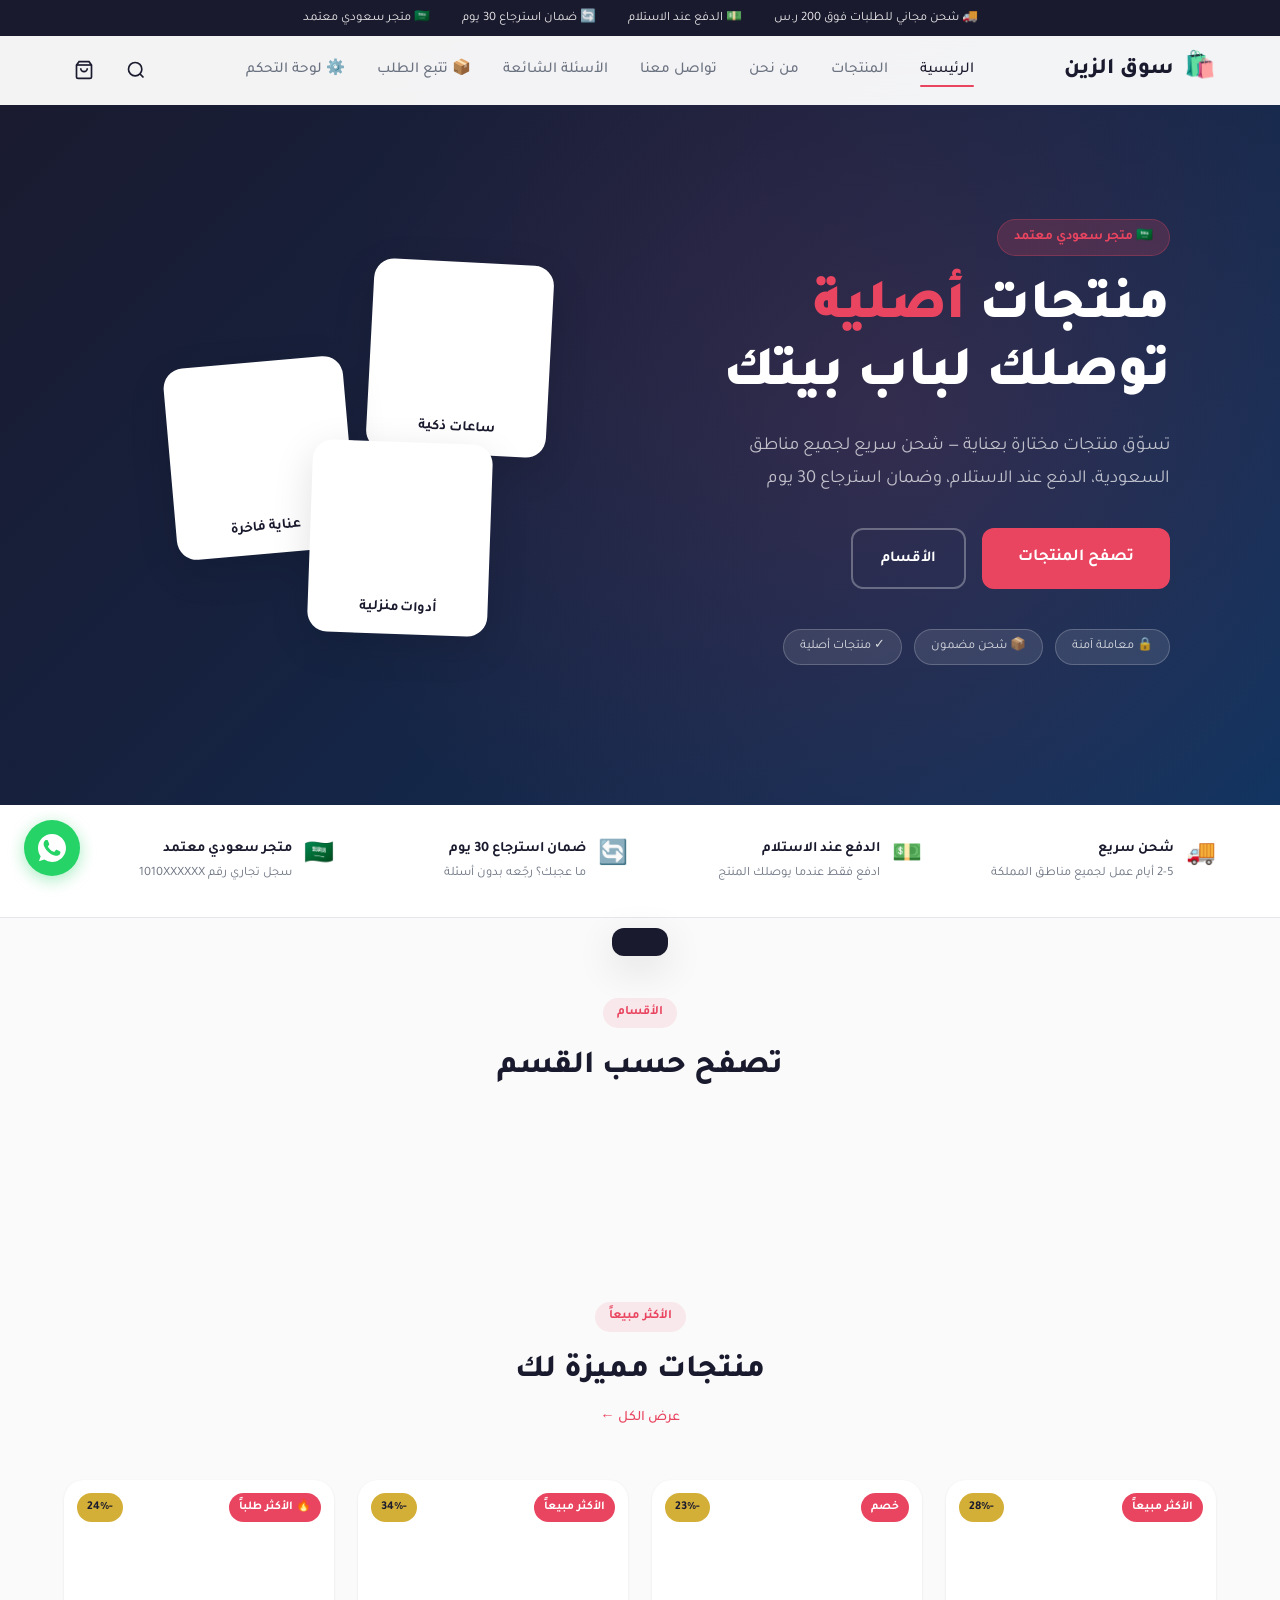
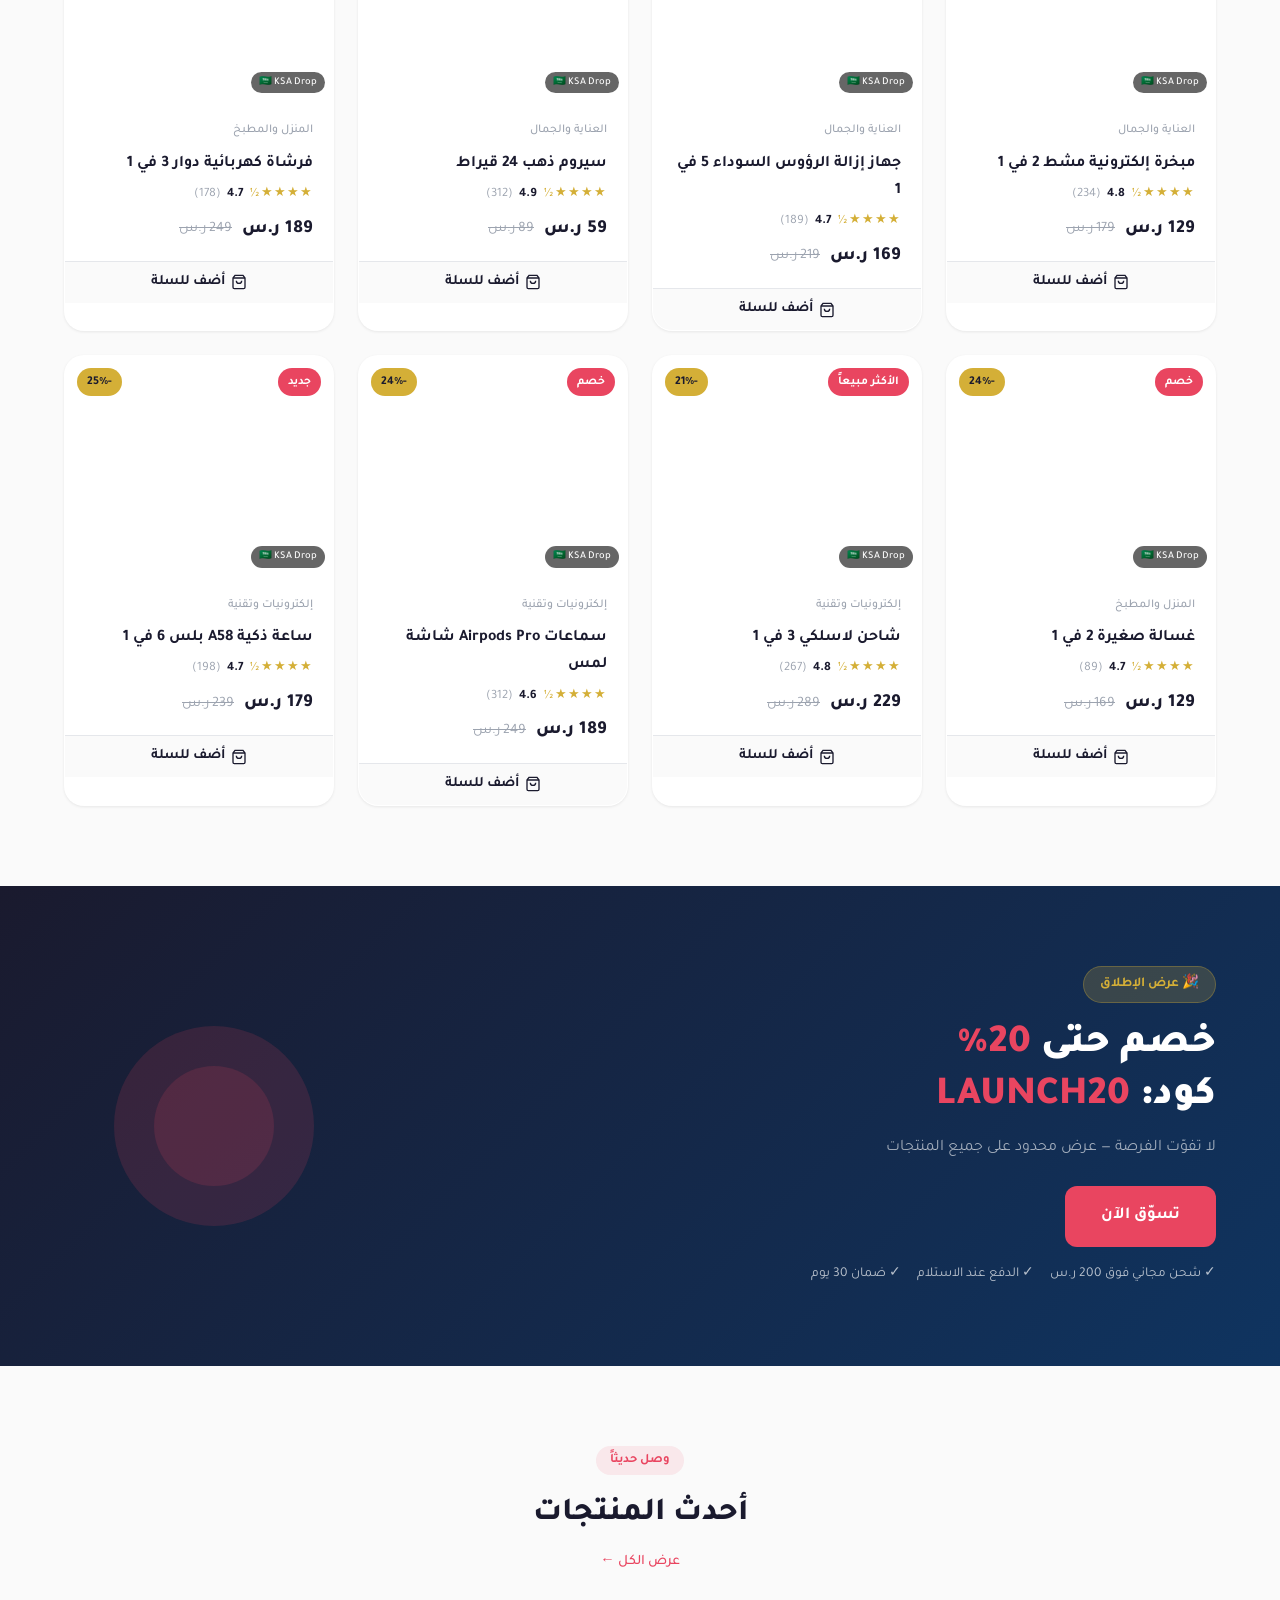
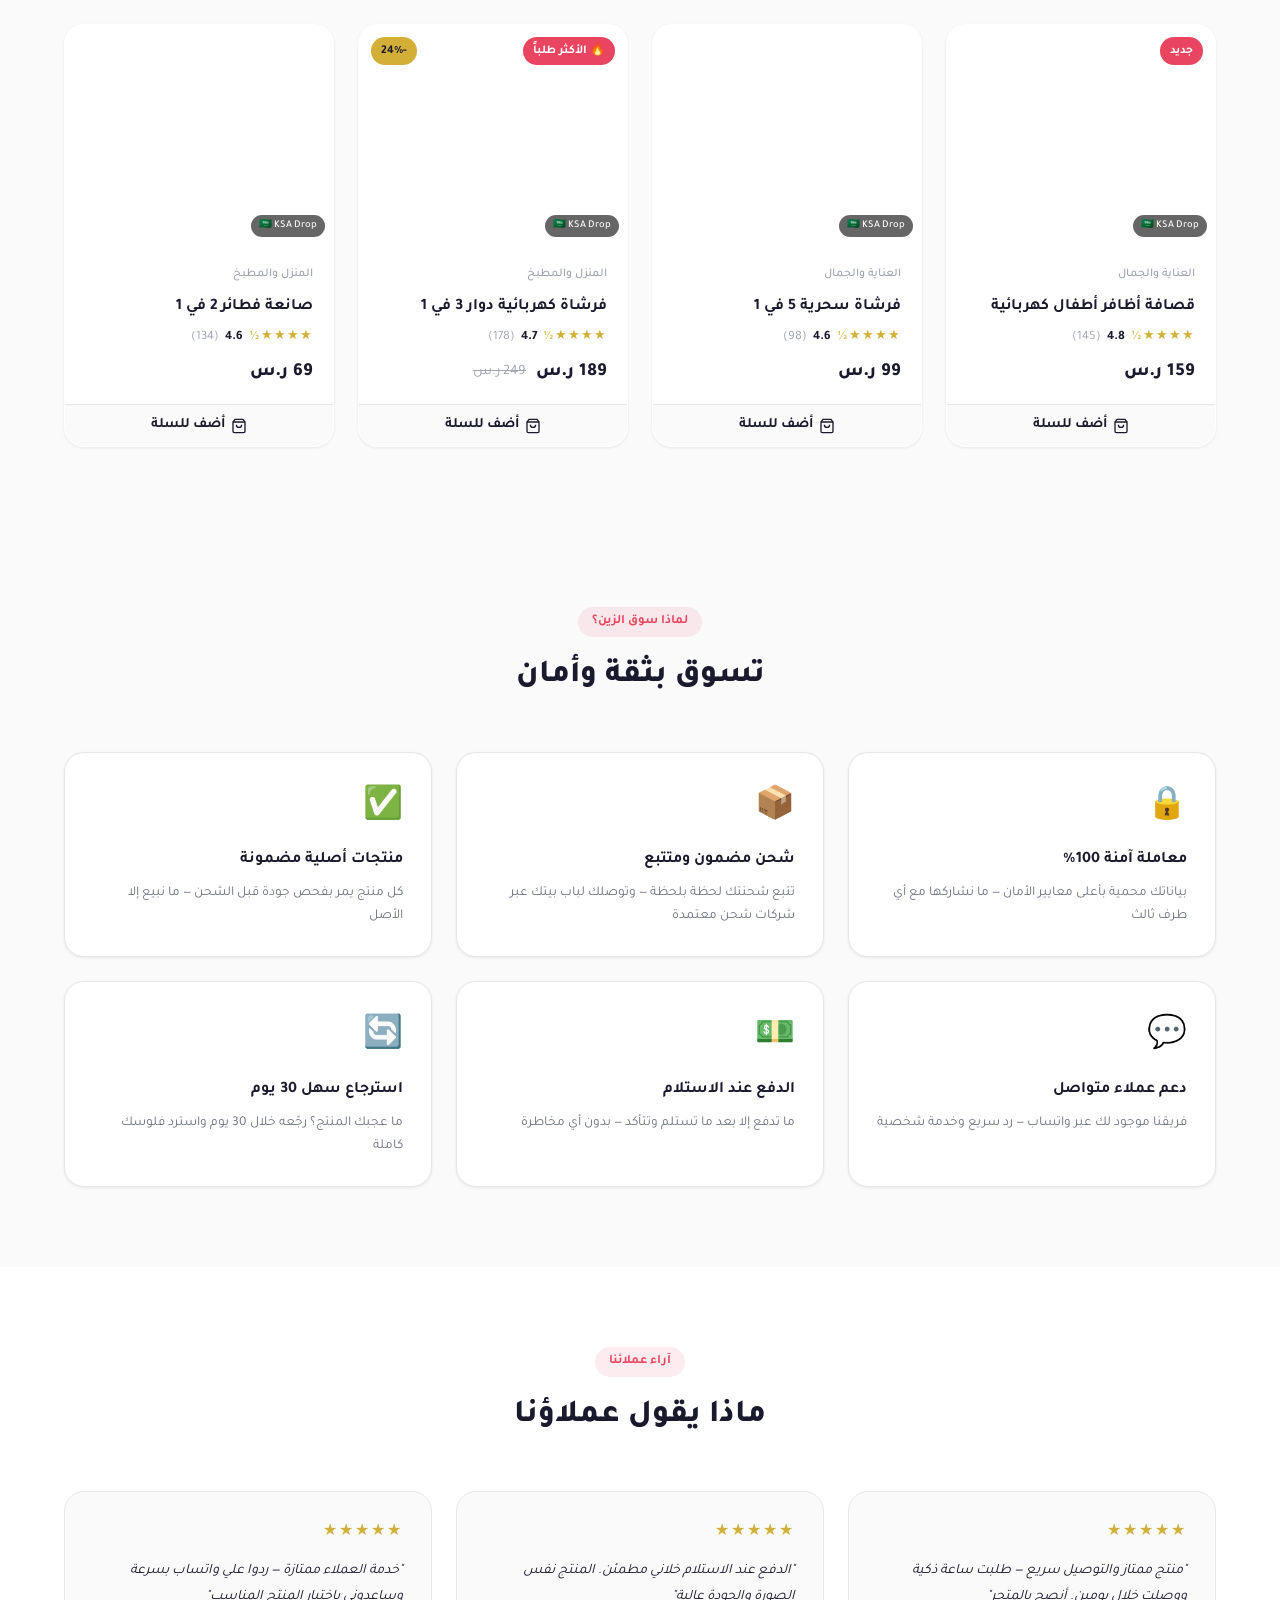
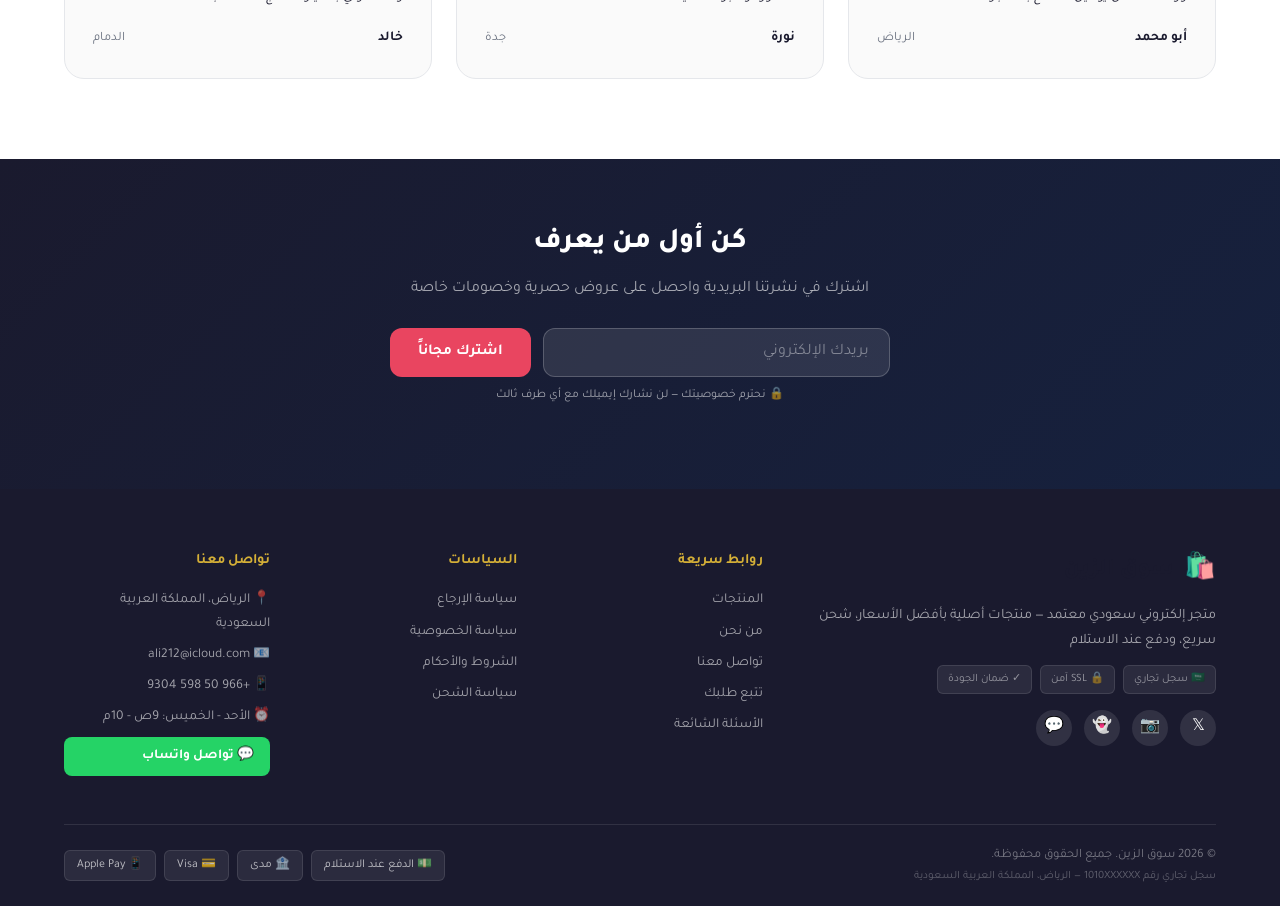
<file: index.html>
<!DOCTYPE html>
<html lang="ar" dir="rtl">
<head>
  <meta charset="UTF-8">
  <meta name="viewport" content="width=device-width, initial-scale=1.0">
  <title>سوق الزين — متجرك الإلكتروني السعودي</title>
  <meta name="description" content="سوق الزين — متجر إلكتروني سعودي معتمد. منتجات أصلية، شحن سريع لجميع مناطق المملكة، الدفع عند الاستلام. تسوق الآن بأمان وثقة.">
  <meta property="og:title" content="سوق الزين — متجرك الإلكتروني السعودي المعتمد">
  <meta property="og:description" content="منتجات أصلية بأفضل الأسعار — شحن مجاني فوق 200 ر.س — الدفع عند الاستلام — ضمان استرجاع 30 يوم">
  <meta property="og:type" content="website">
  <meta property="og:url" content="https://az212z.github.io/souq-alzein/">
  <meta property="og:locale" content="ar_SA">
  <meta property="og:site_name" content="سوق الزين">
  <meta name="twitter:card" content="summary_large_image">
  <meta name="robots" content="index, follow">
  <link rel="canonical" href="https://az212z.github.io/souq-alzein/">
  <link rel="icon" href="data:image/svg+xml,<svg xmlns='http://www.w3.org/2000/svg' viewBox='0 0 100 100'><text y='.9em' font-size='90'>🛍️</text></svg>">
  <link rel="stylesheet" href="css/style.css">
  <link rel="preconnect" href="https://fonts.googleapis.com">
  <link rel="preconnect" href="https://fonts.gstatic.com" crossorigin>
  <link href="https://fonts.googleapis.com/css2?family=Tajawal:wght@300;400;500;700;800;900&display=swap" rel="stylesheet">
  <script type="application/ld+json">
  {
    "@context": "https://schema.org",
    "@type": "OnlineStore",
    "name": "سوق الزين",
    "alternateName": "Souq Alzein",
    "url": "https://az212z.github.io/souq-alzein/",
    "description": "متجر إلكتروني سعودي معتمد — منتجات أصلية بأفضل الأسعار مع شحن سريع ودفع عند الاستلام",
    "address": {
      "@type": "PostalAddress",
      "addressCountry": "SA",
      "addressLocality": "الرياض",
      "addressRegion": "الرياض"
    },
    "telephone": "+966505989304",
    "email": "ali212@icloud.com",
    "priceRange": "SAR",
    "paymentAccepted": ["COD"],
    "currenciesAccepted": "SAR",
    "shippingDetails": {
      "@type": "OfferShippingDetails",
      "shippingDestination": {"@type": "DefinedRegion", "addressCountry": "SA"},
      "deliveryTime": {"@type": "ShippingDeliveryTime", "businessDays": {"@type": "QuantitativeValue", "minValue": 2, "maxValue": 5}},
      "shippingRate": {"@type": "MonetaryAmount", "currency": "SAR", "value": "25"}
    }
  }
  </script>
</head>
<body>
  <!-- Top Bar -->
  <div class="top-bar">
    <div class="container top-bar-inner">
      <div class="top-bar-item">🚚 شحن مجاني للطلبات فوق 200 ر.س</div>
      <div class="top-bar-item">💵 الدفع عند الاستلام</div>
      <div class="top-bar-item">🔄 ضمان استرجاع 30 يوم</div>
      <div class="top-bar-item">🇸🇦 متجر سعودي معتمد</div>
    </div>
  </div>

  <!-- Header -->
  <header class="header" id="header">
    <div class="container header-inner">
      <a href="index.html" class="logo">
        <span class="logo-icon">🛍️</span>
        <span class="logo-text">سوق الزين</span>
      </a>
      <nav class="nav" id="nav">
        <a href="index.html" class="nav-link active">الرئيسية</a>
        <a href="products.html" class="nav-link">المنتجات</a>
        <a href="about.html" class="nav-link">من نحن</a>
        <a href="contact.html" class="nav-link">تواصل معنا</a>
        <a href="faq.html" class="nav-link">الأسئلة الشائعة</a>
        <a href="track.html" class="nav-link">📦 تتبع الطلب</a>
        <a href="admin.html" class="nav-link">⚙️ لوحة التحكم</a>
      </nav>
      <div class="header-actions">
        <button class="search-btn" id="searchToggle" aria-label="بحث">
          <svg width="20" height="20" viewBox="0 0 24 24" fill="none" stroke="currentColor" stroke-width="2"><circle cx="11" cy="11" r="8"/><path d="m21 21-4.3-4.3"/></svg>
        </button>
        <a href="cart.html" class="cart-btn" id="cartBtn">
          <svg width="20" height="20" viewBox="0 0 24 24" fill="none" stroke="currentColor" stroke-width="2"><path d="M6 2 3 6v14a2 2 0 0 0 2 2h14a2 2 0 0 0 2-2V6l-3-4Z"/><path d="M3 6h18"/><path d="M16 10a4 4 0 0 1-8 0"/></svg>
          <span class="cart-count" id="cartCount">0</span>
        </a>
        <button class="menu-btn" id="menuToggle" aria-label="القائمة">
          <svg width="24" height="24" viewBox="0 0 24 24" fill="none" stroke="currentColor" stroke-width="2"><path d="M3 12h18M3 6h18M3 18h18"/></svg>
        </button>
      </div>
    </div>
    <!-- Search Overlay -->
    <div class="search-overlay" id="searchOverlay">
      <div class="container">
        <input type="text" id="searchInput" placeholder="ابحث عن منتج..." class="search-input" autocomplete="off">
        <button class="search-close" id="searchClose">&times;</button>
      </div>
    </div>
  </header>

  <!-- Hero Section -->
  <section class="hero">
    <div class="hero-bg">
      <div class="hero-gradient"></div>
    </div>
    <div class="container hero-content">
      <div class="hero-text">
        <span class="hero-badge">🇸🇦 متجر سعودي معتمد</span>
        <h1 class="hero-title">منتجات <span class="highlight">أصلية</span><br>توصلك لباب بيتك</h1>
        <p class="hero-desc">تسوّق منتجات مختارة بعناية — شحن سريع لجميع مناطق السعودية، الدفع عند الاستلام، وضمان استرجاع 30 يوم</p>
        <div class="hero-actions">
          <a href="products.html" class="btn btn-primary btn-lg">تصفح المنتجات</a>
          <a href="#categories" class="btn btn-outline">الأقسام</a>
        </div>
        <div class="hero-trust">
          <div class="trust-badge">🔒 معاملة آمنة</div>
          <div class="trust-badge">📦 شحن مضمون</div>
          <div class="trust-badge">✓ منتجات أصلية</div>
        </div>
      </div>
      <div class="hero-visual">
        <div class="hero-card hero-card-1">
          <div class="card-img" style="background-image: url('https://cdn.shopify.com/s/files/1/0866/8699/0652/files/smart_watch1_1.webp?width=360'); background-size: cover; background-position: center;"></div>
          <span>ساعات ذكية</span>
        </div>
        <div class="hero-card hero-card-2">
          <div class="card-img" style="background-image: url('https://cdn.shopify.com/s/files/1/0866/8699/0652/files/haircomb1.jpg?width=360'); background-size: cover; background-position: center;"></div>
          <span>عناية فاخرة</span>
        </div>
        <div class="hero-card hero-card-3">
          <div class="card-img" style="background-image: url('https://cdn.shopify.com/s/files/1/0866/8699/0652/files/3-in-1-electric-spin-scrubber-machine-319-978.jpg?width=360'); background-size: cover; background-position: center;"></div>
          <span>أدوات منزلية</span>
        </div>
      </div>
    </div>
  </section>

  <!-- Trust Bar -->
  <section class="trust-section">
    <div class="container">
      <div class="trust-grid">
        <div class="trust-item">
          <div class="trust-icon">🚚</div>
          <div>
            <strong>شحن سريع</strong>
            <p>2-5 أيام عمل لجميع مناطق المملكة</p>
          </div>
        </div>
        <div class="trust-item">
          <div class="trust-icon">💵</div>
          <div>
            <strong>الدفع عند الاستلام</strong>
            <p>ادفع فقط عندما يوصلك المنتج</p>
          </div>
        </div>
        <div class="trust-item">
          <div class="trust-icon">🔄</div>
          <div>
            <strong>ضمان استرجاع 30 يوم</strong>
            <p>ما عجبك؟ رجّعه بدون أسئلة</p>
          </div>
        </div>
        <div class="trust-item">
          <div class="trust-icon">🇸🇦</div>
          <div>
            <strong>متجر سعودي معتمد</strong>
            <p>سجل تجاري رقم 1010XXXXXX</p>
          </div>
        </div>
      </div>
    </div>
  </section>

  <!-- Categories -->
  <section class="categories" id="categories">
    <div class="container">
      <div class="section-header">
        <span class="section-badge">الأقسام</span>
        <h2 class="section-title">تصفح حسب القسم</h2>
      </div>
      <div class="categories-grid" id="categoriesGrid"></div>
    </div>
  </section>

  <!-- Featured Products -->
  <section class="featured">
    <div class="container">
      <div class="section-header">
        <span class="section-badge">الأكثر مبيعاً</span>
        <h2 class="section-title">منتجات مميزة لك</h2>
        <a href="products.html" class="section-link">عرض الكل ←</a>
      </div>
      <div class="products-grid" id="featuredProducts"></div>
    </div>
  </section>

  <!-- Banner -->
  <section class="promo-banner">
    <div class="container">
      <div class="banner-content">
        <span class="banner-badge">🎉 عرض الإطلاق</span>
        <h2>خصم حتى <span class="highlight">20%</span><br>كود: <span class="highlight">LAUNCH20</span></h2>
        <p>لا تفوّت الفرصة — عرض محدود على جميع المنتجات</p>
        <a href="products.html" class="btn btn-primary btn-lg">تسوّق الآن</a>
        <div class="banner-trust">
          <span>✓ شحن مجاني فوق 200 ر.س</span>
          <span>✓ الدفع عند الاستلام</span>
          <span>✓ ضمان 30 يوم</span>
        </div>
      </div>
      <div class="banner-visual">
        <div class="banner-circle"></div>
        <div class="banner-circle banner-circle-2"></div>
      </div>
    </div>
  </section>

  <!-- New Arrivals -->
  <section class="new-arrivals">
    <div class="container">
      <div class="section-header">
        <span class="section-badge">وصل حديثاً</span>
        <h2 class="section-title">أحدث المنتجات</h2>
        <a href="products.html" class="section-link">عرض الكل ←</a>
      </div>
      <div class="products-grid" id="newProducts"></div>
    </div>
  </section>

  <!-- Why Us -->
  <section class="why-us">
    <div class="container">
      <div class="section-header">
        <span class="section-badge">لماذا سوق الزين؟</span>
        <h2 class="section-title">تسوق بثقة وأمان</h2>
      </div>
      <div class="why-grid">
        <div class="why-card">
          <div class="why-icon">🔒</div>
          <h3>معاملة آمنة 100%</h3>
          <p>بياناتك محمية بأعلى معايير الأمان — ما نشاركها مع أي طرف ثالث</p>
        </div>
        <div class="why-card">
          <div class="why-icon">📦</div>
          <h3>شحن مضمون ومتتبع</h3>
          <p>تتبع شحنتك لحظة بلحظة — وتوصلك لباب بيتك عبر شركات شحن معتمدة</p>
        </div>
        <div class="why-card">
          <div class="why-icon">✅</div>
          <h3>منتجات أصلية مضمونة</h3>
          <p>كل منتج يمر بفحص جودة قبل الشحن — ما نبيع إلا الأصل</p>
        </div>
        <div class="why-card">
          <div class="why-icon">💬</div>
          <h3>دعم عملاء متواصل</h3>
          <p>فريقنا موجود لك عبر واتساب — رد سريع وخدمة شخصية</p>
        </div>
        <div class="why-card">
          <div class="why-icon">💵</div>
          <h3>الدفع عند الاستلام</h3>
          <p>ما تدفع إلا بعد ما تستلم وتتأكد — بدون أي مخاطرة</p>
        </div>
        <div class="why-card">
          <div class="why-icon">🔄</div>
          <h3>استرجاع سهل 30 يوم</h3>
          <p>ما عجبك المنتج؟ رجّعه خلال 30 يوم واسترد فلوسك كاملة</p>
        </div>
      </div>
    </div>
  </section>

  <!-- Reviews -->
  <section class="reviews-section">
    <div class="container">
      <div class="section-header">
        <span class="section-badge">آراء عملائنا</span>
        <h2 class="section-title">ماذا يقول عملاؤنا</h2>
      </div>
      <div class="reviews-grid">
        <div class="review-card">
          <div class="review-stars">★★★★★</div>
          <p class="review-text">"منتج ممتاز والتوصيل سريع — طلبت ساعة ذكية ووصلت خلال يومين. أنصح بالمتجر"</p>
          <div class="review-author">
            <strong>أبو محمد</strong>
            <span>الرياض</span>
          </div>
        </div>
        <div class="review-card">
          <div class="review-stars">★★★★★</div>
          <p class="review-text">"الدفع عند الاستلام خلاني مطمئن. المنتج نفس الصورة والجودة عالية"</p>
          <div class="review-author">
            <strong>نورة</strong>
            <span>جدة</span>
          </div>
        </div>
        <div class="review-card">
          <div class="review-stars">★★★★★</div>
          <p class="review-text">"خدمة العملاء ممتازة — ردوا علي واتساب بسرعة وساعدوني باختيار المنتج المناسب"</p>
          <div class="review-author">
            <strong>خالد</strong>
            <span>الدمام</span>
          </div>
        </div>
      </div>
    </div>
  </section>

  <!-- Newsletter -->
  <section class="newsletter">
    <div class="container">
      <div class="newsletter-content">
        <h2>كن أول من يعرف</h2>
        <p>اشترك في نشرتنا البريدية واحصل على عروض حصرية وخصومات خاصة</p>
        <form class="newsletter-form" id="newsletterForm">
          <input type="email" placeholder="بريدك الإلكتروني" required>
          <button type="submit" class="btn btn-primary">اشترك مجاناً</button>
        </form>
        <p class="newsletter-note">🔒 نحترم خصوصيتك — لن نشارك إيميلك مع أي طرف ثالث</p>
      </div>
    </div>
  </section>

  <!-- Footer -->
  <footer class="footer">
    <div class="container">
      <div class="footer-grid">
        <div class="footer-brand">
          <a href="index.html" class="logo">
            <span class="logo-icon">🛍️</span>
            <span class="logo-text">سوق الزين</span>
          </a>
          <p>متجر إلكتروني سعودي معتمد — منتجات أصلية بأفضل الأسعار، شحن سريع، ودفع عند الاستلام</p>
          <div class="footer-cert">
            <span class="cert-badge">🇸🇦 سجل تجاري</span>
            <span class="cert-badge">🔒 SSL آمن</span>
            <span class="cert-badge">✓ ضمان الجودة</span>
          </div>
          <div class="social-links">
            <a href="#" aria-label="تويتر">𝕏</a>
            <a href="#" aria-label="انستغرام">📷</a>
            <a href="#" aria-label="سناب شات">👻</a>
            <a href="https://wa.me/966505989304" aria-label="واتساب">💬</a>
          </div>
        </div>
        <div class="footer-links">
          <h4>روابط سريعة</h4>
          <a href="products.html">المنتجات</a>
          <a href="about.html">من نحن</a>
          <a href="contact.html">تواصل معنا</a>
          <a href="track.html">تتبع طلبك</a>
          <a href="faq.html">الأسئلة الشائعة</a>
        </div>
        <div class="footer-links">
          <h4>السياسات</h4>
          <a href="policy.html">سياسة الإرجاع</a>
          <a href="policy.html">سياسة الخصوصية</a>
          <a href="policy.html">الشروط والأحكام</a>
          <a href="policy.html">سياسة الشحن</a>
        </div>
        <div class="footer-links">
          <h4>تواصل معنا</h4>
          <p>📍 الرياض، المملكة العربية السعودية</p>
          <p>📧 ali212@icloud.com</p>
          <p>📱 +966 50 598 9304</p>
          <p>⏰ الأحد - الخميس: 9ص - 10م</p>
          <a href="https://wa.me/966505989304" class="footer-whatsapp">💬 تواصل واتساب</a>
        </div>
      </div>
      <div class="footer-bottom">
        <div class="footer-bottom-left">
          <p>© 2026 سوق الزين. جميع الحقوق محفوظة.</p>
          <p class="footer-cr">سجل تجاري رقم 1010XXXXXX — الرياض، المملكة العربية السعودية</p>
        </div>
        <div class="payment-methods">
          <span class="pay-badge">💵 الدفع عند الاستلام</span>
          <span class="pay-badge">🏦 مدى</span>
          <span class="pay-badge">💳 Visa</span>
          <span class="pay-badge">📱 Apple Pay</span>
        </div>
      </div>
    </div>
  </footer>

  <!-- Toast -->
  <div class="toast" id="toast"></div>

  <!-- WhatsApp Float -->
  <a href="https://wa.me/966505989304?text=%D8%A7%D9%84%D8%B3%D9%84%D8%A7%D9%85%20%D8%B9%D9%84%D9%8A%D9%83%D9%85%20%D8%A3%D8%A8%D8%BA%D9%89%20%D8%A7%D8%B3%D8%AA%D9%81%D8%B3%D8%A7%D8%B1" class="whatsapp-float" target="_blank" rel="noopener" aria-label="تواصل واتساب">
    <svg viewBox="0 0 32 32" width="28" height="28" fill="currentColor"><path d="M16.004 0h-.008C7.174 0 0 7.176 0 16.004c0 3.5 1.136 6.744 3.052 9.378L1.056 31.2l6.098-1.952A15.9 15.9 0 0016.004 32C24.826 32 32 24.824 32 16.004S24.826 0 16.004 0zm9.312 22.61c-.39 1.1-2.296 2.1-3.178 2.234-.816.122-1.848.174-2.98-.19a27.1 27.1 0 01-2.704-1c-4.756-2.058-7.86-6.9-8.096-7.224-.236-.312-1.938-2.582-1.938-4.922s1.226-3.488 1.66-3.964c.434-.476.948-.596 1.264-.596.316 0 .632.002.908.016.292.014.682-.11 1.068.814.39.936 1.33 3.254 1.448 3.49.118.236.196.512.04.826-.158.316-.236.512-.472.79-.236.276-.498.618-.71.828-.236.236-.484.492-.208.964.276.472 1.226 2.024 2.63 3.28 1.808 1.612 3.334 2.112 3.808 2.35.472.236.748.196 1.026-.118.276-.316 1.184-1.38 1.5-1.856.316-.472.632-.392 1.068-.236.434.158 2.744 1.294 3.218 1.53.472.236.79.354.908.55.118.196.118 1.136-.272 2.234z"/></svg>
  </a>

  <script src="js/data.js"></script>
  <script src="js/cart.js"></script>
  <script src="js/order.js"></script>
  <script src="js/app.js"></script>
</body>
</html>
</file>
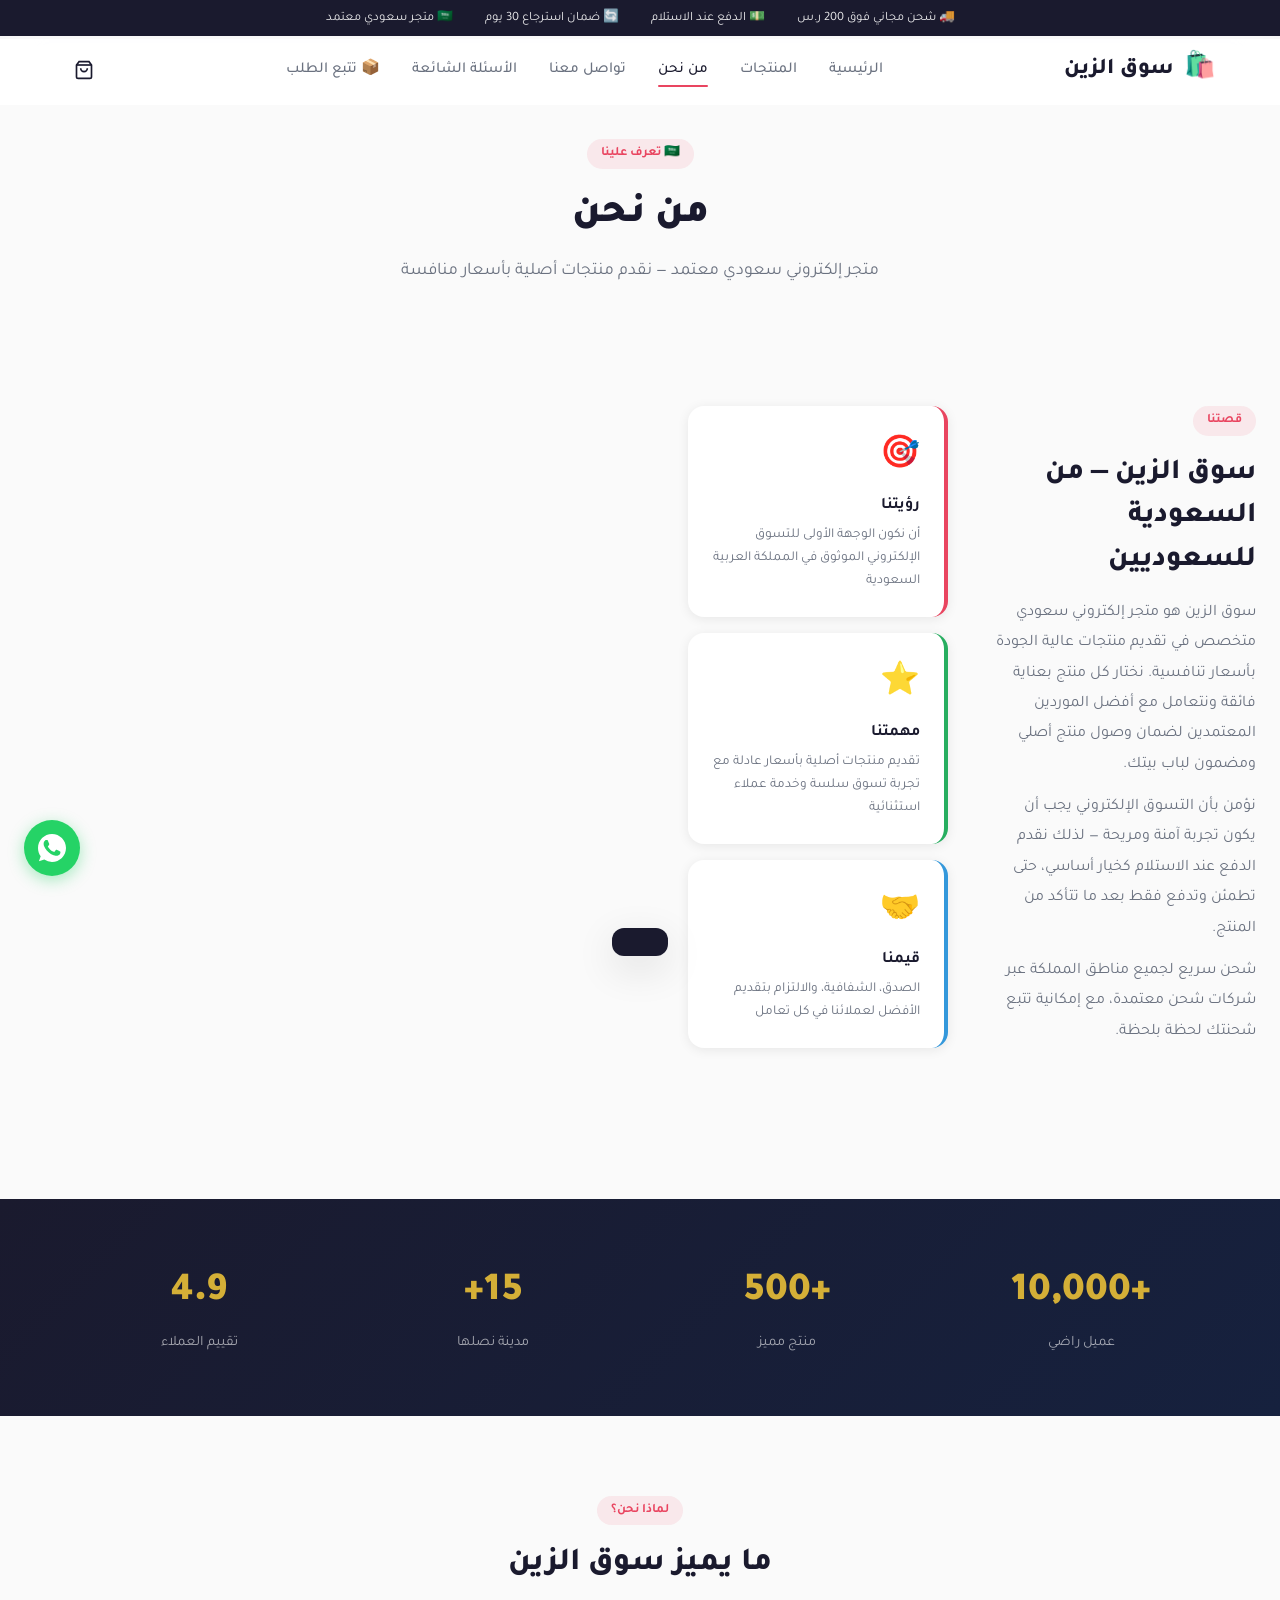
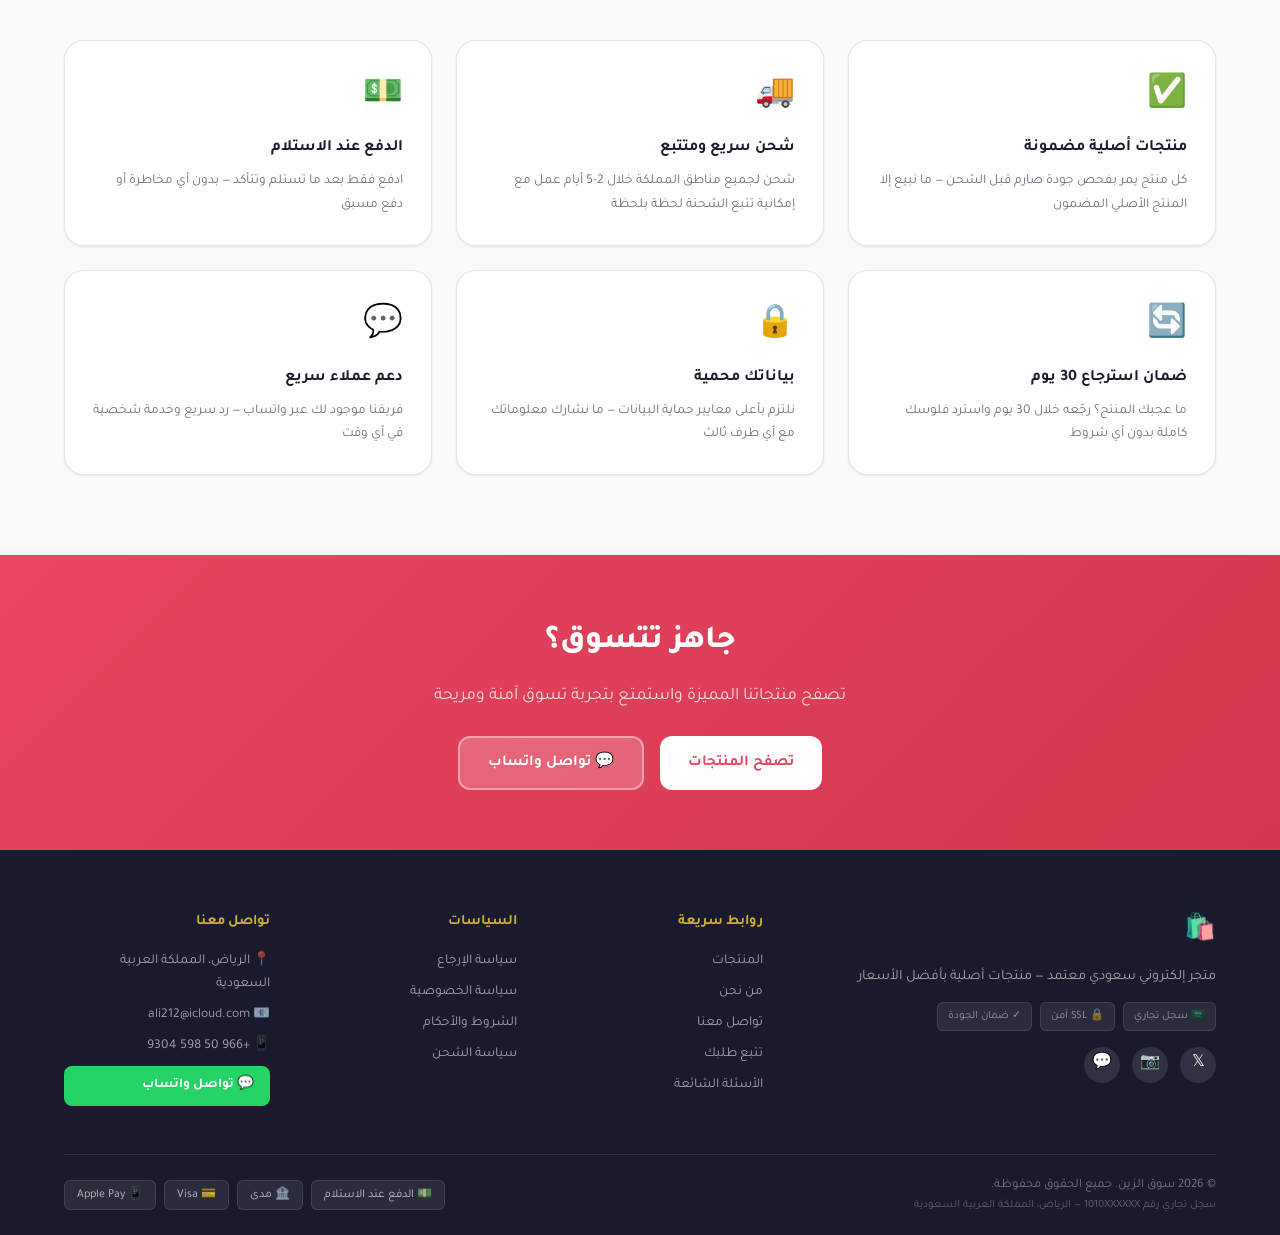
<file: about.html>
<!DOCTYPE html>
<html lang="ar" dir="rtl">
<head>
  <meta charset="UTF-8">
  <meta name="viewport" content="width=device-width, initial-scale=1.0">
  <title>من نحن — سوق الزين</title>
  <meta name="description" content="تعرف على سوق الزين — متجر إلكتروني سعودي معتمد يقدم منتجات أصلية بشحن سريع ودفع عند الاستلام">
  <meta property="og:title" content="من نحن — سوق الزين">
  <meta property="og:description" content="متجر إلكتروني سعودي معتمد — منتجات أصلية، شحن سريع، دفع عند الاستلام">
  <meta property="og:url" content="https://az212z.github.io/souq-alzein/about.html">
  <link rel="canonical" href="https://az212z.github.io/souq-alzein/about.html">
  <link rel="icon" href="data:image/svg+xml,<svg xmlns='http://www.w3.org/2000/svg' viewBox='0 0 100 100'><text y='.9em' font-size='90'>🛍️</text></svg>">
  <link rel="stylesheet" href="css/style.css">
  <link rel="preconnect" href="https://fonts.googleapis.com">
  <link rel="preconnect" href="https://fonts.gstatic.com" crossorigin>
  <link href="https://fonts.googleapis.com/css2?family=Tajawal:wght@300;400;500;700;800;900&display=swap" rel="stylesheet">
</head>
<body>
  <div class="top-bar"><div class="container top-bar-inner"><div class="top-bar-item">🚚 شحن مجاني فوق 200 ر.س</div><div class="top-bar-item">💵 الدفع عند الاستلام</div><div class="top-bar-item">🔄 ضمان استرجاع 30 يوم</div><div class="top-bar-item">🇸🇦 متجر سعودي معتمد</div></div></div>

  <header class="header" id="header">
    <div class="container header-inner">
      <a href="index.html" class="logo"><span class="logo-icon">🛍️</span><span class="logo-text">سوق الزين</span></a>
      <nav class="nav" id="nav">
        <a href="index.html" class="nav-link">الرئيسية</a>
        <a href="products.html" class="nav-link">المنتجات</a>
        <a href="about.html" class="nav-link active">من نحن</a>
        <a href="contact.html" class="nav-link">تواصل معنا</a>
        <a href="faq.html" class="nav-link">الأسئلة الشائعة</a>
        <a href="track.html" class="nav-link">📦 تتبع الطلب</a>
      </nav>
      <div class="header-actions">
        <a href="cart.html" class="cart-btn"><svg width="20" height="20" viewBox="0 0 24 24" fill="none" stroke="currentColor" stroke-width="2"><path d="M6 2 3 6v14a2 2 0 0 0 2 2h14a2 2 0 0 0 2-2V6l-3-4Z"/><path d="M3 6h18"/><path d="M16 10a4 4 0 0 1-8 0"/></svg><span class="cart-count" id="cartCount">0</span></a>
        <button class="menu-btn" id="menuToggle" aria-label="القائمة"><svg width="24" height="24" viewBox="0 0 24 24" fill="none" stroke="currentColor" stroke-width="2"><path d="M3 12h18M3 6h18M3 18h18"/></svg></button>
      </div>
    </div>
  </header>

  <div class="page-header">
    <div class="container">
      <span class="section-badge">🇸🇦 تعرف علينا</span>
      <h1>من نحن</h1>
      <p>متجر إلكتروني سعودي معتمد — نقدم منتجات أصلية بأسعار منافسة</p>
    </div>
  </div>

  <section class="about-story">
    <div class="container">
      <div style="display:grid;grid-template-columns:1fr 1fr;gap:48px;align-items:start;">
        <div class="about-text">
          <span class="section-badge">قصتنا</span>
          <h2 style="font-size:1.8rem;font-weight:800;margin-bottom:16px;line-height:1.5;">سوق الزين — من السعودية للسعوديين</h2>
          <p style="color:var(--text-light);line-height:1.9;margin-bottom:12px;">سوق الزين هو متجر إلكتروني سعودي متخصص في تقديم منتجات عالية الجودة بأسعار تنافسية. نختار كل منتج بعناية فائقة ونتعامل مع أفضل الموردين المعتمدين لضمان وصول منتج أصلي ومضمون لباب بيتك.</p>
          <p style="color:var(--text-light);line-height:1.9;margin-bottom:12px;">نؤمن بأن التسوق الإلكتروني يجب أن يكون تجربة آمنة ومريحة — لذلك نقدم الدفع عند الاستلام كخيار أساسي، حتى تطمئن وتدفع فقط بعد ما تتأكد من المنتج.</p>
          <p style="color:var(--text-light);line-height:1.9;">شحن سريع لجميع مناطق المملكة عبر شركات شحن معتمدة، مع إمكانية تتبع شحنتك لحظة بلحظة.</p>
        </div>
        <div style="display:flex;flex-direction:column;gap:16px;">
          <div class="about-card" style="padding:24px;background:var(--bg-white);border-radius:16px;box-shadow:0 2px 12px rgba(0,0,0,.08);border-right:4px solid var(--accent);">
            <div style="font-size:2rem;margin-bottom:8px;">🎯</div>
            <h3 style="font-size:1rem;font-weight:700;margin-bottom:4px;">رؤيتنا</h3>
            <p style="font-size:.85rem;color:var(--text-light);">أن نكون الوجهة الأولى للتسوق الإلكتروني الموثوق في المملكة العربية السعودية</p>
          </div>
          <div class="about-card" style="padding:24px;background:var(--bg-white);border-radius:16px;box-shadow:0 2px 12px rgba(0,0,0,.08);border-right:4px solid #27ae60;">
            <div style="font-size:2rem;margin-bottom:8px;">⭐</div>
            <h3 style="font-size:1rem;font-weight:700;margin-bottom:4px;">مهمتنا</h3>
            <p style="font-size:.85rem;color:var(--text-light);">تقديم منتجات أصلية بأسعار عادلة مع تجربة تسوق سلسة وخدمة عملاء استثنائية</p>
          </div>
          <div class="about-card" style="padding:24px;background:var(--bg-white);border-radius:16px;box-shadow:0 2px 12px rgba(0,0,0,.08);border-right:4px solid #3498db;">
            <div style="font-size:2rem;margin-bottom:8px;">🤝</div>
            <h3 style="font-size:1rem;font-weight:700;margin-bottom:4px;">قيمنا</h3>
            <p style="font-size:.85rem;color:var(--text-light);">الصدق، الشفافية، والالتزام بتقديم الأفضل لعملائنا في كل تعامل</p>
          </div>
        </div>
      </div>
    </div>
  </section>

  <!-- Stats -->
  <section style="background:linear-gradient(135deg,var(--primary) 0%,var(--primary-light) 100%);padding:60px 0;color:#fff;">
    <div class="container">
      <div style="display:grid;grid-template-columns:repeat(4,1fr);gap:24px;text-align:center;">
        <div>
          <div style="font-size:2.5rem;font-weight:900;color:var(--gold);">+10,000</div>
          <div style="font-size:.9rem;color:rgba(255,255,255,.6);margin-top:4px;">عميل راضي</div>
        </div>
        <div>
          <div style="font-size:2.5rem;font-weight:900;color:var(--gold);">+500</div>
          <div style="font-size:.9rem;color:rgba(255,255,255,.6);margin-top:4px;">منتج مميز</div>
        </div>
        <div>
          <div style="font-size:2.5rem;font-weight:900;color:var(--gold);">15+</div>
          <div style="font-size:.9rem;color:rgba(255,255,255,.6);margin-top:4px;">مدينة نصلها</div>
        </div>
        <div>
          <div style="font-size:2.5rem;font-weight:900;color:var(--gold);">4.9</div>
          <div style="font-size:.9rem;color:rgba(255,255,255,.6);margin-top:4px;">تقييم العملاء</div>
        </div>
      </div>
    </div>
  </section>

  <!-- Why Choose Us -->
  <section class="why-us" style="padding:80px 0;">
    <div class="container">
      <div class="section-header">
        <span class="section-badge">لماذا نحن؟</span>
        <h2 class="section-title">ما يميز سوق الزين</h2>
      </div>
      <div class="why-grid">
        <div class="why-card">
          <div class="why-icon">✅</div>
          <h3>منتجات أصلية مضمونة</h3>
          <p>كل منتج يمر بفحص جودة صارم قبل الشحن — ما نبيع إلا المنتج الأصلي المضمون</p>
        </div>
        <div class="why-card">
          <div class="why-icon">🚚</div>
          <h3>شحن سريع ومتتبع</h3>
          <p>شحن لجميع مناطق المملكة خلال 2-5 أيام عمل مع إمكانية تتبع الشحنة لحظة بلحظة</p>
        </div>
        <div class="why-card">
          <div class="why-icon">💵</div>
          <h3>الدفع عند الاستلام</h3>
          <p>ادفع فقط بعد ما تستلم وتتأكد — بدون أي مخاطرة أو دفع مسبق</p>
        </div>
        <div class="why-card">
          <div class="why-icon">🔄</div>
          <h3>ضمان استرجاع 30 يوم</h3>
          <p>ما عجبك المنتج؟ رجّعه خلال 30 يوم واسترد فلوسك كاملة بدون أي شروط</p>
        </div>
        <div class="why-card">
          <div class="why-icon">🔒</div>
          <h3>بياناتك محمية</h3>
          <p>نلتزم بأعلى معايير حماية البيانات — ما نشارك معلوماتك مع أي طرف ثالث</p>
        </div>
        <div class="why-card">
          <div class="why-icon">💬</div>
          <h3>دعم عملاء سريع</h3>
          <p>فريقنا موجود لك عبر واتساب — رد سريع وخدمة شخصية في أي وقت</p>
        </div>
      </div>
    </div>
  </section>

  <!-- CTA -->
  <section style="background:linear-gradient(135deg,#e94560 0%,#d4374f 100%);padding:60px 0;text-align:center;color:#fff;">
    <div class="container">
      <h2 style="font-size:2rem;font-weight:800;margin-bottom:12px;">جاهز تتسوق؟</h2>
      <p style="color:rgba(255,255,255,.8);margin-bottom:24px;font-size:1.1rem;">تصفح منتجاتنا المميزة واستمتع بتجربة تسوق آمنة ومريحة</p>
      <div style="display:flex;gap:16px;justify-content:center;flex-wrap:wrap;">
        <a href="products.html" class="btn" style="background:#fff;color:#e94560;font-weight:700;">تصفح المنتجات</a>
        <a href="https://wa.me/966505989304?text=%D8%A7%D9%84%D8%B3%D9%84%D8%A7%D9%85%20%D8%B9%D9%84%D9%8A%D9%83%D9%85%20%D8%A3%D8%A8%D8%BA%D9%89%20%D8%A7%D8%B3%D8%AA%D9%81%D8%B3%D8%A7%D8%B1" class="btn" style="background:rgba(255,255,255,.2);color:#fff;border:2px solid rgba(255,255,255,.4);">💬 تواصل واتساب</a>
      </div>
    </div>
  </section>

  <footer class="footer">
    <div class="container">
      <div class="footer-grid">
        <div class="footer-brand">
          <a href="index.html" class="logo"><span class="logo-icon">🛍️</span><span class="logo-text">سوق الزين</span></a>
          <p>متجر إلكتروني سعودي معتمد — منتجات أصلية بأفضل الأسعار</p>
          <div class="footer-cert"><span class="cert-badge">🇸🇦 سجل تجاري</span><span class="cert-badge">🔒 SSL آمن</span><span class="cert-badge">✓ ضمان الجودة</span></div>
          <div class="social-links">
            <a href="#" aria-label="تويتر">𝕏</a>
            <a href="#" aria-label="انستغرام">📷</a>
            <a href="https://wa.me/966505989304" aria-label="واتساب">💬</a>
          </div>
        </div>
        <div class="footer-links"><h4>روابط سريعة</h4><a href="products.html">المنتجات</a><a href="about.html">من نحن</a><a href="contact.html">تواصل معنا</a><a href="track.html">تتبع طلبك</a><a href="faq.html">الأسئلة الشائعة</a></div>
        <div class="footer-links"><h4>السياسات</h4><a href="policy.html">سياسة الإرجاع</a><a href="policy.html">سياسة الخصوصية</a><a href="policy.html">الشروط والأحكام</a><a href="policy.html">سياسة الشحن</a></div>
        <div class="footer-links"><h4>تواصل معنا</h4><p>📍 الرياض، المملكة العربية السعودية</p><p>📧 ali212@icloud.com</p><p>📱 +966 50 598 9304</p><a href="https://wa.me/966505989304" class="footer-whatsapp">💬 تواصل واتساب</a></div>
      </div>
      <div class="footer-bottom">
        <div class="footer-bottom-left"><p>© 2026 سوق الزين. جميع الحقوق محفوظة.</p><p class="footer-cr">سجل تجاري رقم 1010XXXXXX — الرياض، المملكة العربية السعودية</p></div>
        <div class="payment-methods"><span class="pay-badge">💵 الدفع عند الاستلام</span><span class="pay-badge">🏦 مدى</span><span class="pay-badge">💳 Visa</span><span class="pay-badge">📱 Apple Pay</span></div>
      </div>
    </div>
  </footer>

  <div class="toast" id="toast"></div>

  <a href="https://wa.me/966505989304?text=%D8%A7%D9%84%D8%B3%D9%84%D8%A7%D9%85%20%D8%B9%D9%84%D9%8A%D9%83%D9%85" class="whatsapp-float" target="_blank" rel="noopener" aria-label="تواصل واتساب"><svg viewBox="0 0 32 32" width="28" height="28" fill="currentColor"><path d="M16.004 0h-.008C7.174 0 0 7.176 0 16.004c0 3.5 1.136 6.744 3.052 9.378L1.056 31.2l6.098-1.952A15.9 15.9 0 0016.004 32C24.826 32 32 24.824 32 16.004S24.826 0 16.004 0zm9.312 22.61c-.39 1.1-2.296 2.1-3.178 2.234-.816.122-1.848.174-2.98-.19a27.1 27.1 0 01-2.704-1c-4.756-2.058-7.86-6.9-8.096-7.224-.236-.312-1.938-2.582-1.938-4.922s1.226-3.488 1.66-3.964c.434-.476.948-.596 1.264-.596.316 0 .632.002.908.016.292.014.682-.11 1.068.814.39.936 1.33 3.254 1.448 3.49.118.236.196.512.04.826-.158.316-.236.512-.472.79-.236.276-.498.618-.71.828-.236.236-.484.492-.208.964.276.472 1.226 2.024 2.63 3.28 1.808 1.612 3.334 2.112 3.808 2.35.472.236.748.196 1.026-.118.276-.316 1.184-1.38 1.5-1.856.316-.472.632-.392 1.068-.236.434.158 2.744 1.294 3.218 1.53.472.236.79.354.908.55.118.196.118 1.136-.272 2.234z"/></svg></a>

  <script src="js/data.js"></script>
  <script src="js/cart.js"></script>
  <script src="js/order.js"></script>
  <script src="js/app.js"></script>
</body>
</html>
</file>
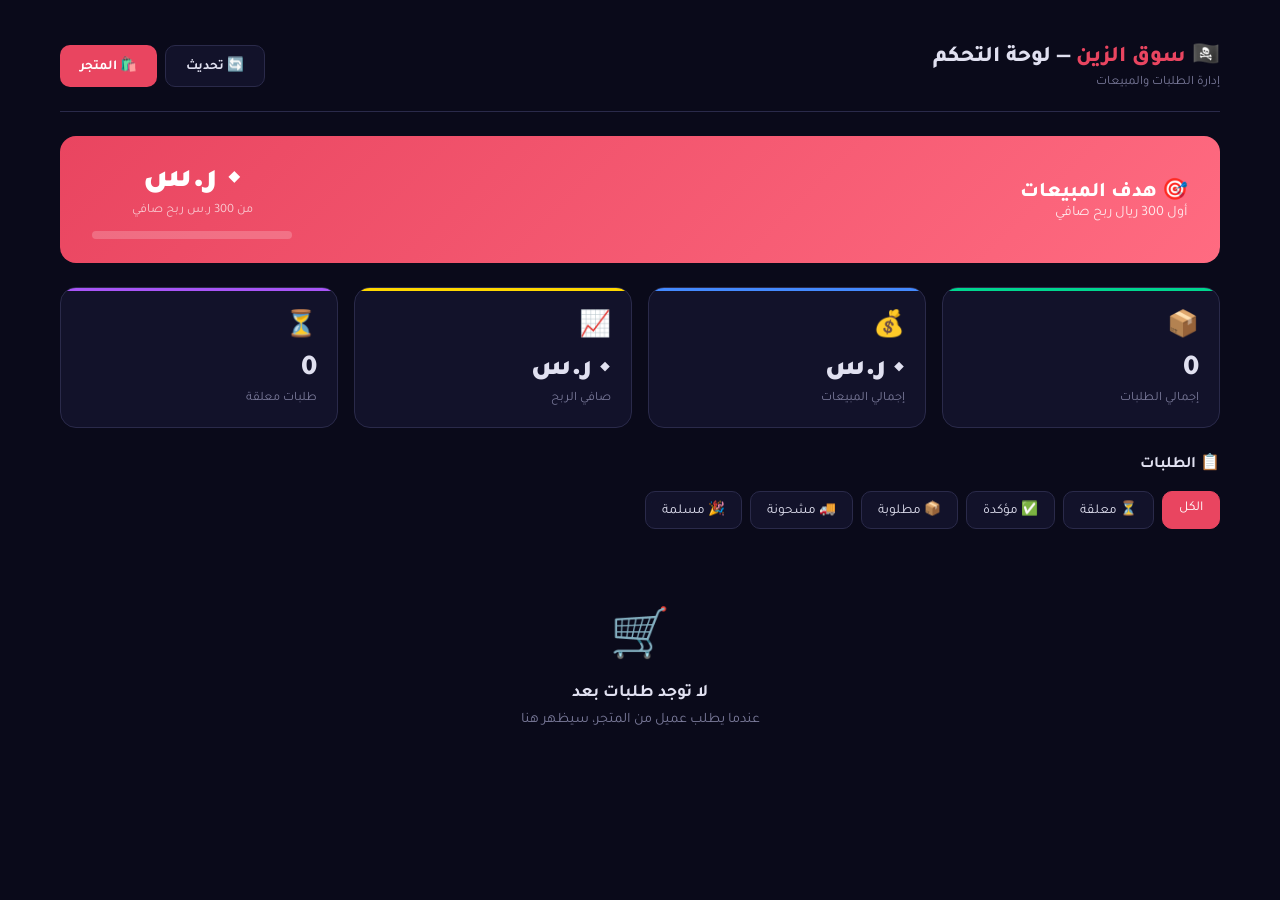
<file: admin.html>
<!DOCTYPE html>
<html lang="ar" dir="rtl">
<head>
  <meta charset="UTF-8">
  <meta name="viewport" content="width=device-width, initial-scale=1.0">
  <title>لوحة التحكم — سوق الزين</title>
  <link rel="icon" href="data:image/svg+xml,<svg xmlns='http://www.w3.org/2000/svg' viewBox='0 0 100 100'><text y='.9em' font-size='90'>🏴‍☠️</text></svg>">
  <link rel="preconnect" href="https://fonts.googleapis.com">
  <link rel="preconnect" href="https://fonts.gstatic.com" crossorigin>
  <link href="https://fonts.googleapis.com/css2?family=Tajawal:wght@300;400;500;700;800;900&display=swap" rel="stylesheet">
  <style>
    * { margin: 0; padding: 0; box-sizing: border-box; }
    :root {
      --bg: #0a0a1a;
      --card: #12122a;
      --border: #2a2a4a;
      --text: #e0e0f0;
      --text-dim: #7a7a9a;
      --accent: #e94560;
      --green: #00d68f;
      --blue: #448aff;
      --gold: #ffd700;
      --purple: #a855f7;
    }
    body { font-family: 'Tajawal', sans-serif; background: var(--bg); color: var(--text); min-height: 100vh; }
    .dashboard { max-width: 1200px; margin: 0 auto; padding: 20px; }
    .header { display: flex; justify-content: space-between; align-items: center; padding: 20px 0; border-bottom: 1px solid var(--border); margin-bottom: 24px; flex-wrap: wrap; gap: 12px; }
    .header h1 { font-size: 1.4rem; font-weight: 800; }
    .header h1 span { color: var(--accent); }
    .header-actions { display: flex; gap: 8px; }
    .btn { padding: 10px 20px; border: none; border-radius: 10px; font-family: 'Tajawal', sans-serif; font-weight: 600; cursor: pointer; font-size: .85rem; transition: all .2s; }
    .btn-primary { background: var(--accent); color: #fff; }
    .btn-primary:hover { background: #d4374f; transform: translateY(-1px); }
    .btn-secondary { background: var(--card); color: var(--text); border: 1px solid var(--border); }
    .btn-secondary:hover { border-color: var(--accent); }
    .btn-green { background: var(--green); color: #000; }
    .btn-blue { background: var(--blue); color: #fff; }
    .btn-gold { background: var(--gold); color: #000; }

    .stats-grid { display: grid; grid-template-columns: repeat(4, 1fr); gap: 16px; margin-bottom: 24px; }
    .stat-card { background: var(--card); border-radius: 16px; padding: 20px; border: 1px solid var(--border); position: relative; overflow: hidden; }
    .stat-card::before { content: ''; position: absolute; top: 0; left: 0; right: 0; height: 3px; }
    .stat-card:nth-child(1)::before { background: var(--green); }
    .stat-card:nth-child(2)::before { background: var(--blue); }
    .stat-card:nth-child(3)::before { background: var(--gold); }
    .stat-card:nth-child(4)::before { background: var(--purple); }
    .stat-icon { font-size: 1.6rem; margin-bottom: 8px; }
    .stat-value { font-size: 1.8rem; font-weight: 900; }
    .stat-label { font-size: .8rem; color: var(--text-dim); margin-top: 4px; }

    .goal-banner { background: linear-gradient(135deg, var(--accent), #ff6b81); border-radius: 16px; padding: 24px 32px; margin-bottom: 24px; color: #fff; display: flex; justify-content: space-between; align-items: center; flex-wrap: wrap; gap: 16px; }
    .goal-info h2 { font-size: 1.3rem; font-weight: 800; }
    .goal-info p { opacity: .85; font-size: .9rem; }
    .goal-progress { text-align: center; }
    .goal-amount { font-size: 2.2rem; font-weight: 900; }
    .goal-sub { font-size: .8rem; opacity: .7; }
    .goal-bar { height: 8px; background: rgba(255,255,255,.2); border-radius: 4px; margin-top: 12px; width: 200px; }
    .goal-bar-fill { height: 100%; background: #fff; border-radius: 4px; transition: width .5s; }

    .section-title { font-size: 1rem; font-weight: 700; margin-bottom: 16px; display: flex; align-items: center; gap: 8px; }

    .tabs { display: flex; gap: 8px; margin-bottom: 16px; }
    .tab { padding: 8px 16px; background: var(--card); border: 1px solid var(--border); border-radius: 10px; cursor: pointer; font-family: 'Tajawal'; font-size: .85rem; transition: all .2s; }
    .tab.active { background: var(--accent); color: #fff; border-color: var(--accent); }
    .tab:hover { border-color: var(--accent); }

    .order-card { background: var(--card); border-radius: 12px; padding: 16px; margin-bottom: 12px; border: 1px solid var(--border); transition: all .2s; }
    .order-card:hover { border-color: var(--accent); }
    .order-header { display: flex; justify-content: space-between; align-items: center; margin-bottom: 8px; }
    .order-id { font-weight: 700; font-size: .95rem; }
    .order-date { font-size: .8rem; color: var(--text-dim); }
    .order-customer { font-size: .85rem; color: var(--text-dim); margin-bottom: 8px; }
    .order-items { font-size: .8rem; color: var(--text-dim); margin-bottom: 8px; }
    .order-footer { display: flex; justify-content: space-between; align-items: center; }
    .order-total { font-weight: 900; font-size: 1.1rem; color: var(--green); }
    .order-profit { font-size: .8rem; color: var(--gold); }
    .order-actions { display: flex; gap: 8px; }
    .status-badge { display: inline-block; padding: 4px 10px; border-radius: 20px; font-size: .75rem; font-weight: 600; }
    .status-pending { background: rgba(240,173,78,.15); color: #f0ad4e; }
    .status-confirmed { background: rgba(68,138,255,.15); color: var(--blue); }
    .status-ordered_from_supplier { background: rgba(68,138,255,.15); color: var(--blue); }
    .status-shipped { background: rgba(0,214,143,.15); color: var(--green); }
    .status-delivered { background: rgba(0,214,143,.15); color: var(--green); }
    .status-cancelled { background: rgba(217,83,79,.15); color: #d9534f; }

    .empty-state { text-align: center; padding: 60px 20px; color: var(--text-dim); }
    .empty-state .icon { font-size: 3rem; margin-bottom: 12px; }
    .empty-state h3 { font-size: 1.1rem; margin-bottom: 8px; color: var(--text); }
    .empty-state p { font-size: .9rem; }

    .product-grid { display: grid; grid-template-columns: repeat(auto-fill, minmax(200px, 1fr)); gap: 12px; }
    .product-mini { background: var(--card); border-radius: 12px; padding: 12px; border: 1px solid var(--border); }
    .product-mini img { width: 100%; height: 120px; object-fit: cover; border-radius: 8px; margin-bottom: 8px; }
    .product-mini .name { font-size: .85rem; font-weight: 600; margin-bottom: 4px; }
    .product-mini .price { color: var(--green); font-weight: 700; font-size: .9rem; }
    .product-mini .margin { font-size: .7rem; color: var(--gold); }

    @media (max-width: 768px) {
      .stats-grid { grid-template-columns: repeat(2, 1fr); }
      .goal-banner { flex-direction: column; text-align: center; }
      .goal-bar { width: 100%; }
    }
    @media (max-width: 480px) {
      .stats-grid { grid-template-columns: 1fr; }
    }
  </style>
</head>
<body>
  <div class="dashboard">
    <div class="header">
      <div>
        <h1>🏴‍☠️ <span>سوق الزين</span> — لوحة التحكم</h1>
        <p style="font-size:.8rem;color:var(--text-dim);margin-top:4px;">إدارة الطلبات والمبيعات</p>
      </div>
      <div class="header-actions">
        <button class="btn btn-secondary" onclick="refreshData()">🔄 تحديث</button>
        <button class="btn btn-primary" onclick="window.location.href='index.html'">🛍️ المتجر</button>
      </div>
    </div>

    <!-- Goal -->
    <div class="goal-banner">
      <div class="goal-info">
        <h2>🎯 هدف المبيعات</h2>
        <p>أول 300 ريال ربح صافي</p>
      </div>
      <div class="goal-progress">
        <div class="goal-amount" id="goalProfit">0 ر.س</div>
        <div class="goal-sub">من 300 ر.س ربح صافي</div>
        <div class="goal-bar">
          <div class="goal-bar-fill" id="goalBar" style="width: 0%"></div>
        </div>
      </div>
    </div>

    <!-- Stats -->
    <div class="stats-grid">
      <div class="stat-card">
        <div class="stat-icon">📦</div>
        <div class="stat-value" id="totalOrders">0</div>
        <div class="stat-label">إجمالي الطلبات</div>
      </div>
      <div class="stat-card">
        <div class="stat-icon">💰</div>
        <div class="stat-value" id="totalRevenue">0 ر.س</div>
        <div class="stat-label">إجمالي المبيعات</div>
      </div>
      <div class="stat-card">
        <div class="stat-icon">📈</div>
        <div class="stat-value" id="totalProfit">0 ر.س</div>
        <div class="stat-label">صافي الربح</div>
      </div>
      <div class="stat-card">
        <div class="stat-icon">⏳</div>
        <div class="stat-value" id="pendingOrders">0</div>
        <div class="stat-label">طلبات معلقة</div>
      </div>
    </div>

    <!-- Tabs -->
    <div class="section-title">📋 الطلبات</div>
    <div class="tabs">
      <div class="tab active" onclick="filterOrders('all')">الكل</div>
      <div class="tab" onclick="filterOrders('pending')">⏳ معلقة</div>
      <div class="tab" onclick="filterOrders('confirmed')">✅ مؤكدة</div>
      <div class="tab" onclick="filterOrders('ordered_from_supplier')">📦 مطلوبة</div>
      <div class="tab" onclick="filterOrders('shipped')">🚚 مشحونة</div>
      <div class="tab" onclick="filterOrders('delivered')">🎉 مسلمة</div>
    </div>

    <!-- Orders -->
    <div id="ordersList">
      <div class="empty-state">
        <div class="icon">🛒</div>
        <h3>لا توجد طلبات بعد</h3>
        <p>عندما يطلب عميل من المتجر، سيظهر هنا</p>
        <br>
        <a href="products.html" class="btn btn-primary">🛍️ تصفح المنتجات</a>
      </div>
    </div>
  </div>

  <script src="js/data.js"></script>
  <script src="js/orders.js"></script>
  <script src="js/order-notifier.js"></script>

  <script>
    function refreshData() {
      if (typeof OrderSystem === 'undefined') return;

      const stats = OrderSystem.getStats();
      document.getElementById('totalOrders').textContent = stats.totalOrders;
      document.getElementById('totalRevenue').textContent = stats.totalRevenue.toLocaleString('ar-SA') + ' ر.س';
      document.getElementById('totalProfit').textContent = stats.totalProfit.toLocaleString('ar-SA') + ' ر.س';
      document.getElementById('pendingOrders').textContent = stats.pendingOrders;
      
      // Goal progress
      const goalProfit = stats.totalProfit;
      const goalPercent = Math.min((goalProfit / 300) * 100, 100);
      document.getElementById('goalProfit').textContent = goalProfit.toLocaleString('ar-SA') + ' ر.س';
      document.getElementById('goalBar').style.width = goalPercent + '%';

      renderOrders('all');
    }

    function renderOrders(filter) {
      if (typeof OrderSystem === 'undefined') return;
      const orders = OrderSystem.getOrders();
      const filtered = filter === 'all' ? orders : orders.filter(o => o.status === filter);
      const container = document.getElementById('ordersList');

      if (filtered.length === 0) {
        container.innerHTML = `
          <div class="empty-state">
            <div class="icon">🛒</div>
            <h3>لا توجد طلبات ${filter !== 'all' ? 'بهذه الحالة' : 'بعد'}</h3>
            <p>عندما يطلب عميل من المتجر، سيظهر هنا</p>
          </div>`;
        return;
      }

      const statusLabels = {
        'pending': { text: '⏳ معلق', class: 'status-pending' },
        'confirmed': { text: '✅ مؤكد', class: 'status-confirmed' },
        'ordered_from_supplier': { text: '📦 مطلوب من المورد', class: 'status-ordered_from_supplier' },
        'shipped': { text: '🚚 مشحون', class: 'status-shipped' },
        'delivered': { text: '🎉 مسلم', class: 'status-delivered' },
        'cancelled': { text: '❌ ملغي', class: 'status-cancelled' },
      };

      container.innerHTML = filtered.slice().reverse().map(order => {
        const status = statusLabels[order.status] || statusLabels['pending'];
        const items = order.items.map(i => `${i.name} × ${i.qty}`).join(' • ');
        const actions = getActions(order);

        return `
          <div class="order-card">
            <div class="order-header">
              <div>
                <span class="order-id">${order.id}</span>
                <span class="status-badge ${status.class}">${status.text}</span>
              </div>
              <span class="order-date">${new Date(order.date).toLocaleDateString('ar-SA')}</span>
            </div>
            <div class="order-customer">👤 ${order.customer.name} — ${order.customer.city} — ${order.customer.phone}</div>
            <div class="order-items">📦 ${items}</div>
            <div class="order-footer">
              <div>
                <span class="order-total">${order.total.toLocaleString('ar-SA')} ر.س</span>
                <span class="order-profit">ربح: ${order.profit.toLocaleString('ar-SA')} ر.س</span>
              </div>
              <div class="order-actions">${actions}</div>
            </div>
          </div>`;
      }).join('');
    }

    function getActions(order) {
      switch (order.status) {
        case 'pending':
          return `<button class="btn btn-green" onclick="approveOrder('${order.id}')" style="padding:6px 12px;font-size:.8rem;">✅ تأكيد</button>
                  <button class="btn btn-secondary" onclick="cancelOrder('${order.id}')" style="padding:6px 12px;font-size:.8rem;">❌ إلغاء</button>`;
        case 'confirmed':
          return `<button class="btn btn-blue" onclick="orderFromSupplier('${order.id}')" style="padding:6px 12px;font-size:.8rem;">📦 اطلب من المورد</button>`;
        case 'ordered_from_supplier':
          return `<button class="btn btn-blue" onclick="markShipped('${order.id}')" style="padding:6px 12px;font-size:.8rem;">🚚 شحن</button>`;
        case 'shipped':
          return `<button class="btn btn-gold" onclick="markDelivered('${order.id}')" style="padding:6px 12px;font-size:.8rem;">🎉 تم التسليم</button>`;
        default:
          return '';
      }
    }

    function filterOrders(status) {
      document.querySelectorAll('.tab').forEach(t => t.classList.remove('active'));
      event.target.classList.add('active');
      renderOrders(status);
    }

    function approveOrder(id) {
      if (typeof OrderSystem === 'undefined') return;
      OrderSystem.updateStatus(id, 'confirmed', 'تم تأكيد الطلب');
      refreshData();
    }

    function cancelOrder(id) {
      if (typeof OrderSystem === 'undefined') return;
      if (confirm('هل أنت متأكد من إلغاء الطلب؟')) {
        OrderSystem.updateStatus(id, 'cancelled', 'تم إلغاء الطلب');
        refreshData();
      }
    }

    function orderFromSupplier(id) {
      if (typeof OrderSystem === 'undefined') return;
      const order = OrderSystem.getOrder(id);
      if (!order) return;
      
      // فتح واتساب لإرسال الطلب لـ KSA Drop
      const msg = OrderSystem.formatSupplierWhatsApp(order);
      window.open(`https://wa.me/${OrderSystem.config.ksadropWhatsapp}?text=${msg}`, '_blank');
      
      OrderSystem.updateStatus(id, 'ordered_from_supplier', 'تم الطلب من المورد — بانتظار الشحن');
      refreshData();
    }

    function markShipped(id) {
      if (typeof OrderSystem === 'undefined') return;
      const tracking = prompt('أدخل رقم التتبع (اختياري):');
      const order = OrderSystem.getOrder(id);
      if (!order) return;

      if (tracking) order.trackingNumber = tracking;
      OrderSystem.updateStatus(id, 'shipped', tracking ? `تم الشحن — رقم التتبع: ${tracking}` : 'تم الشحن');

      // إرسال رسالة واتساب للعميل
      const msg = OrderSystem.formatShippingMessage(order);
      window.open(`https://wa.me/${order.customer.phone}?text=${msg}`, '_blank');
      
      refreshData();
    }

    function markDelivered(id) {
      if (typeof OrderSystem === 'undefined') return;
      OrderSystem.updateStatus(id, 'delivered', 'تم التسليم بنجاح 🎉');
      refreshData();
    }

    // Initial load
    refreshData();

    // Auto refresh every 30 seconds
    setInterval(refreshData, 30000);
  </script>
</body>
</html>
</file>
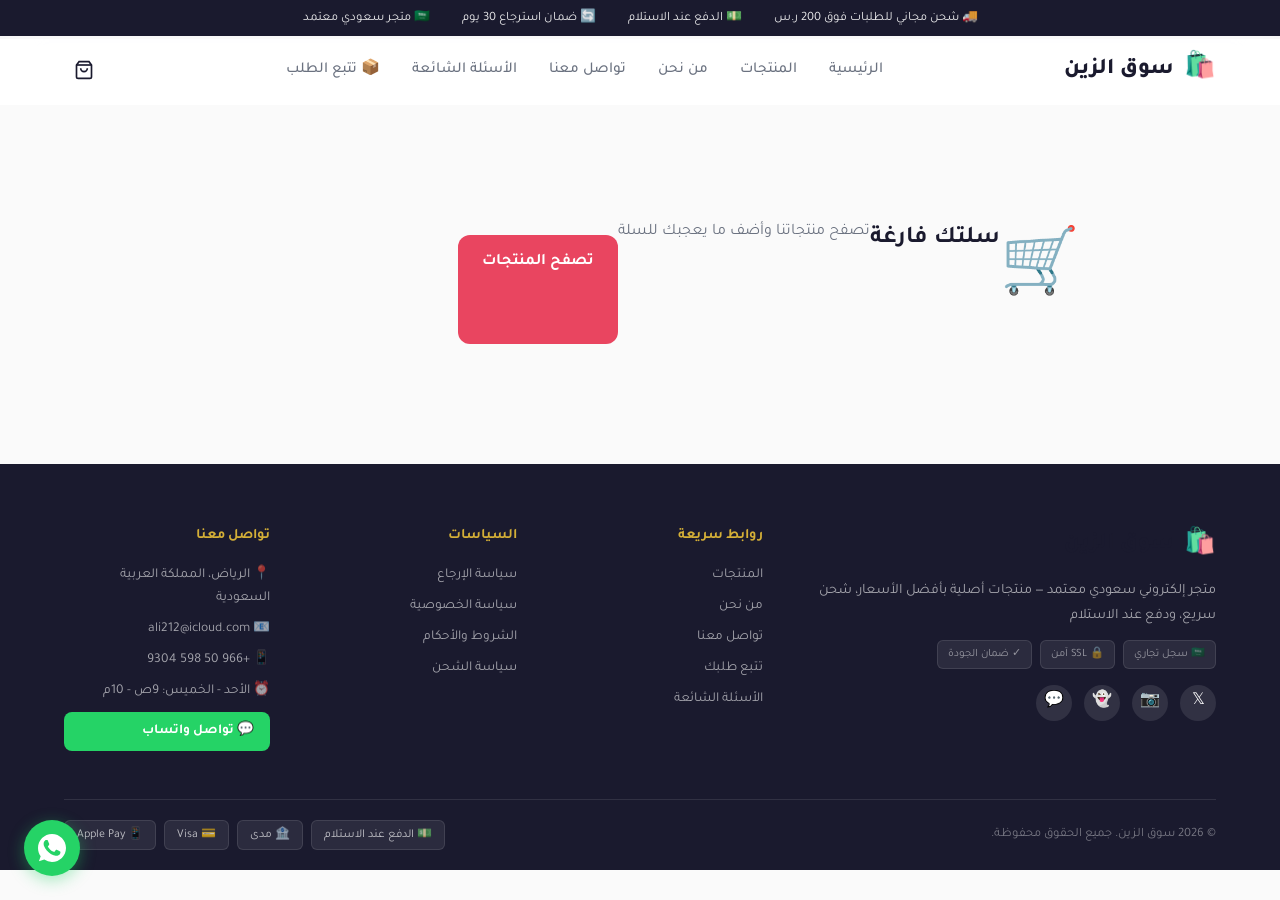
<file: cart.html>
<!DOCTYPE html>
<html lang="ar" dir="rtl">
<head>
  <meta charset="UTF-8">
  <meta name="viewport" content="width=device-width, initial-scale=1.0">
  <title>سلة التسوق — سوق الزين</title>
  <meta name="description" content="سلة التسوق — سوق الزين">
  <meta property="og:title" content="سلة التسوق — سوق الزين">
  <meta property="og:locale" content="ar_SA">
  <link rel="icon" href="data:image/svg+xml,<svg xmlns='http://www.w3.org/2000/svg' viewBox='0 0 100 100'><text y='.9em' font-size='90'>🛍️</text></svg>">
  <link rel="canonical" href="https://az212z.github.io/souq-alzein/cart.html">
  <link rel="stylesheet" href="css/style.css">
  <link rel="preconnect" href="https://fonts.googleapis.com">
  <link rel="preconnect" href="https://fonts.gstatic.com" crossorigin>
  <link href="https://fonts.googleapis.com/css2?family=Tajawal:wght@300;400;500;700;800;900&display=swap" rel="stylesheet">
  <style>
    .cart-page { max-width: 960px; margin: 100px auto 40px; padding: 0 20px; }
    .cart-empty { text-align: center; padding: 80px 20px; }
    .cart-empty h2 { font-size: 1.5rem; margin-bottom: 8px; }
    .cart-empty p { color: var(--text-light); margin-bottom: 24px; }
    .cart-grid { display: grid; grid-template-columns: 1fr 360px; gap: 24px; }
    @media (max-width: 768px) { .cart-grid { grid-template-columns: 1fr; } }
    .cart-items-card { background: var(--card); border-radius: 16px; padding: 20px; box-shadow: 0 2px 12px rgba(0,0,0,0.06); }
    .cart-item { display: flex; align-items: center; gap: 16px; padding: 16px 0; border-bottom: 1px solid var(--border); }
    .cart-item:last-child { border: none; }
    .cart-item-img { width: 80px; height: 80px; border-radius: 12px; background-size: cover; background-position: center; flex-shrink: 0; }
    .cart-item-info { flex: 1; }
    .cart-item-info h3 { font-size: 0.95rem; margin-bottom: 4px; }
    .cart-item-info a { color: var(--text); text-decoration: none; }
    .cart-item-info a:hover { color: var(--accent); }
    .cart-item-cat { font-size: 0.8rem; color: var(--text-light); }
    .cart-item-price { font-weight: 700; color: var(--accent); }
    .cart-qty { display: flex; align-items: center; gap: 8px; }
    .cart-qty button { width: 32px; height: 32px; border-radius: 8px; border: 1px solid var(--border); background: var(--bg); cursor: pointer; font-size: 1rem; display: flex; align-items: center; justify-content: center; }
    .cart-qty button:hover { background: var(--accent); color: white; border-color: var(--accent); }
    .cart-qty span { min-width: 24px; text-align: center; font-weight: 600; }
    .cart-item-total { font-weight: 700; min-width: 80px; text-align: left; }
    .cart-remove { background: none; border: none; color: #999; font-size: 1.2rem; cursor: pointer; padding: 4px 8px; }
    .cart-remove:hover { color: #e74c3c; }
    .summary-card { background: var(--card); border-radius: 16px; padding: 24px; box-shadow: 0 2px 12px rgba(0,0,0,0.06); position: sticky; top: 100px; }
    .summary-card h2 { font-size: 1.2rem; margin-bottom: 16px; }
    .summary-row { display: flex; justify-content: space-between; padding: 8px 0; font-size: 0.95rem; }
    .summary-row.total { font-weight: 700; font-size: 1.2rem; border-top: 2px solid var(--border); padding-top: 12px; margin-top: 4px; color: var(--accent); }
    .summary-row.discount { color: #27ae60; }
    /* Coupon */
    .coupon-box { margin: 16px 0; padding: 16px; background: #f8f9fa; border-radius: 12px; border: 2px dashed var(--border); }
    .coupon-box label { font-weight: 600; font-size: 0.9rem; display: block; margin-bottom: 8px; }
    .coupon-input-row { display: flex; gap: 8px; }
    .coupon-input { flex: 1; padding: 10px 14px; border: 1px solid var(--border); border-radius: 8px; font-family: 'Tajawal', sans-serif; font-size: 0.9rem; }
    .coupon-btn { padding: 10px 16px; background: var(--accent); color: white; border: none; border-radius: 8px; cursor: pointer; font-weight: 600; font-family: 'Tajawal', sans-serif; }
    .coupon-msg { margin-top: 8px; font-size: 0.85rem; }
    .coupon-msg.success { color: #27ae60; }
    .coupon-msg.error { color: #e74c3c; }
    .coupon-applied { display: flex; justify-content: space-between; align-items: center; padding: 8px 12px; background: #d4edda; border-radius: 8px; margin-top: 8px; }
    .coupon-applied span { color: #155724; font-weight: 600; }
    .coupon-remove { background: none; border: none; color: #e74c3c; cursor: pointer; font-size: 0.85rem; }
    .coupon-suggestions { margin-top: 8px; font-size: 0.8rem; color: var(--text-light); }
    .coupon-suggestions span { background: #f0f0f0; padding: 2px 8px; border-radius: 4px; margin: 0 2px; cursor: pointer; }
    .coupon-suggestions span:hover { background: var(--accent); color: white; }
    .btn-primary { background: var(--accent); color: white; border: none; border-radius: 12px; padding: 14px 24px; font-size: 1rem; font-weight: 700; cursor: pointer; width: 100%; font-family: 'Tajawal', sans-serif; transition: all 0.2s; }
    .btn-primary:hover { background: #d4374f; transform: translateY(-1px); }
    .btn-primary:disabled { opacity: 0.5; cursor: not-allowed; transform: none; }
    .btn-whatsapp { background: #25D366; color: white; border: none; border-radius: 12px; padding: 14px 24px; font-size: 1rem; font-weight: 700; cursor: pointer; width: 100%; font-family: 'Tajawal', sans-serif; transition: all 0.2s; margin-top: 8px; }
    .btn-whatsapp:hover { background: #128C7E; }
    .payment-trust { text-align: center; margin-top: 16px; font-size: 0.8rem; color: var(--text-light); }
    .payment-trust .badges { display: flex; justify-content: center; gap: 8px; margin-top: 8px; flex-wrap: wrap; }
    .payment-trust .badge { background: #f0f0f0; padding: 4px 10px; border-radius: 6px; font-size: 0.75rem; }
    /* Checkout Modal */
    .modal-overlay { display: none; position: fixed; top: 0; left: 0; right: 0; bottom: 0; background: rgba(0,0,0,0.6); z-index: 1000; align-items: center; justify-content: center; padding: 20px; }
    .modal-overlay.active { display: flex; }
    .modal-box { background: var(--card); border-radius: 20px; width: 100%; max-width: 520px; max-height: 90vh; overflow-y: auto; padding: 32px; }
    .modal-box h2 { font-size: 1.3rem; margin-bottom: 20px; text-align: center; }
    .form-group { margin-bottom: 16px; }
    .form-group label { display: block; font-weight: 600; margin-bottom: 6px; font-size: 0.9rem; }
    .form-input { width: 100%; padding: 12px 16px; border: 2px solid var(--border); border-radius: 10px; font-family: 'Tajawal', sans-serif; font-size: 0.95rem; background: var(--bg); color: var(--text); }
    .form-input:focus { border-color: var(--accent); outline: none; }
    .form-row { display: grid; grid-template-columns: 1fr 1fr; gap: 12px; }
    @media (max-width: 480px) { .form-row { grid-template-columns: 1fr; } }
    .step-dots { display: flex; justify-content: center; gap: 8px; margin-bottom: 24px; }
    .step-dot { width: 10px; height: 10px; border-radius: 50%; background: var(--border); }
    .step-dot.active { background: var(--accent); }
    .step-dot.done { background: #27ae60; }
    .checkout-step { display: none; }
    .checkout-step.active { display: block; }
    .btn-back { background: none; border: 2px solid var(--border); border-radius: 10px; padding: 12px 24px; font-family: 'Tajawal', sans-serif; font-weight: 600; cursor: pointer; margin-top: 12px; }
    .btn-back:hover { border-color: var(--accent); }
    /* Success Modal */
    .success-icon { font-size: 4rem; text-align: center; }
    .success-msg { text-align: center; }
    .success-msg h2 { color: #27ae60; }
    .success-msg p { color: var(--text-light); margin: 12px 0; }
    .order-number { font-size: 1.2rem; font-weight: 700; color: var(--accent); text-align: center; padding: 16px; background: #f8f9fa; border-radius: 12px; margin: 16px 0; }
    .success-actions { display: flex; flex-direction: column; gap: 8px; margin-top: 20px; }
    .whatsapp-share-btn { display: flex; align-items: center; justify-content: center; gap: 8px; background: #25D366; color: white; border: none; border-radius: 12px; padding: 14px; font-weight: 700; font-size: 1rem; cursor: pointer; text-decoration: none; font-family: 'Tajawal', sans-serif; }
    .whatsapp-share-btn:hover { background: #128C7E; }
    .track-btn { display: flex; align-items: center; justify-content: center; gap: 8px; background: var(--accent); color: white; border: none; border-radius: 12px; padding: 14px; font-weight: 700; font-size: 1rem; cursor: pointer; text-decoration: none; font-family: 'Tajawal', sans-serif; }
    .track-btn:hover { background: #d4374f; }
    .continue-btn { display: flex; align-items: center; justify-content: center; gap: 8px; background: var(--bg); color: var(--text); border: 2px solid var(--border); border-radius: 12px; padding: 14px; font-weight: 600; font-size: 1rem; cursor: pointer; text-decoration: none; font-family: 'Tajawal', sans-serif; }
    .continue-btn:hover { border-color: var(--accent); }
    .delivery-info { background: #f0f8ff; border-radius: 12px; padding: 16px; margin: 16px 0; }
    .delivery-info h4 { font-size: 0.95rem; margin-bottom: 8px; color: #0066cc; }
    .delivery-info p { font-size: 0.85rem; color: var(--text-light); margin: 4px 0; }
    .delivery-info .highlight { color: #27ae60; font-weight: 700; }
  </style>
</head>
<body>
  <!-- Top Bar -->
  <div class="top-bar">
    <div class="container top-bar-inner">
      <div class="top-bar-item">🚚 شحن مجاني للطلبات فوق 200 ر.س</div>
      <div class="top-bar-item">💵 الدفع عند الاستلام</div>
      <div class="top-bar-item">🔄 ضمان استرجاع 30 يوم</div>
      <div class="top-bar-item">🇸🇦 متجر سعودي معتمد</div>
    </div>
  </div>

  <!-- Header -->
  <header class="header" id="header">
    <div class="container header-inner">
      <a href="index.html" class="logo">
        <span class="logo-icon">🛍️</span>
        <span class="logo-text">سوق الزين</span>
      </a>
      <nav class="nav" id="nav">
        <a href="index.html" class="nav-link">الرئيسية</a>
        <a href="products.html" class="nav-link">المنتجات</a>
        <a href="about.html" class="nav-link">من نحن</a>
        <a href="contact.html" class="nav-link">تواصل معنا</a>
        <a href="faq.html" class="nav-link">الأسئلة الشائعة</a>
        <a href="track.html" class="nav-link">📦 تتبع الطلب</a>
      </nav>
      <div class="header-actions">
        <a href="cart.html" class="cart-btn active">
          <svg width="20" height="20" viewBox="0 0 24 24" fill="none" stroke="currentColor" stroke-width="2"><path d="M6 2 3 6v14a2 2 0 0 0 2 2h14a2 2 0 0 0 2-2V6l-3-4Z"/><path d="M3 6h18"/><path d="M16 10a4 4 0 0 1-8 0"/></svg>
          <span class="cart-count" id="cartCount">0</span>
        </a>
        <button class="menu-btn" id="menuToggle" aria-label="القائمة">
          <svg width="24" height="24" viewBox="0 0 24 24" fill="none" stroke="currentColor" stroke-width="2"><path d="M3 12h18M3 6h18M3 18h18"/></svg>
        </button>
      </div>
    </div>
  </header>

  <div class="cart-page">
    <!-- Empty Cart -->
    <div id="emptyCart" class="cart-empty" style="display:none;">
      <div style="font-size:4rem;margin-bottom:16px;">🛒</div>
      <h2>سلتك فارغة</h2>
      <p>تصفح منتجاتنا وأضف ما يعجبك للسلة</p>
      <a href="products.html" class="btn-primary" style="display:inline-block;width:auto;margin-top:16px;">تصفح المنتجات</a>
    </div>

    <!-- Cart Content -->
    <div id="cartContent" style="display:none;">
      <div class="cart-grid">
        <!-- Items -->
        <div class="cart-items-card">
          <div style="display:flex;justify-content:space-between;align-items:center;margin-bottom:16px;">
            <h2 style="font-size:1.2rem;">🛒 سلة التسوق</h2>
            <button onclick="clearCart()" style="background:none;border:none;color:#e74c3c;cursor:pointer;font-family:'Tajawal',sans-serif;font-size:0.9rem;">إفراغ السلة</button>
          </div>
          <div id="cartItems"></div>
        </div>

        <!-- Summary -->
        <div class="summary-card">
          <h2>📋 ملخص الطلب</h2>

          <div id="summaryRows">
            <div class="summary-row"><span>المجموع الفرعي</span><span id="subtotal">0 ر.س</span></div>
            <div class="summary-row"><span>الشحن</span><span id="shipping">0 ر.س</span></div>
            <div class="summary-row"><span>الضريبة (15%)</span><span id="tax">0 ر.س</span></div>
          </div>

          <!-- Coupon -->
          <div class="coupon-box">
            <label>🎁 هل لديك كود خصم؟</label>
            <div class="coupon-input-row">
              <input type="text" id="couponInput" class="coupon-input" placeholder="أدخل كود الخصم" autocomplete="off">
              <button class="coupon-btn" id="couponBtn">تطبيق</button>
            </div>
            <div id="couponMsg" class="coupon-msg"></div>
            <div id="couponApplied" style="display:none;"></div>
            <div class="coupon-suggestions">جرّب: <span onclick="applyCouponSuggestion('WELCOME10')">WELCOME10</span> <span onclick="applyCouponSuggestion('LAUNCH20')">LAUNCH20</span> <span onclick="applyCouponSuggestion('FREE50')">FREE50</span></div>
          </div>

          <div id="discountRow" class="summary-row discount" style="display:none;">
            <span>الخصم</span><span id="discountAmount">0 ر.س</span>
          </div>

          <div class="summary-row total"><span>الإجمالي</span><span id="total">0 ر.س</span></div>

          <button class="btn-primary" id="checkoutBtn" style="margin-top:16px;">
            إتمام الطلب — الدفع عند الاستلام 📦
          </button>

          <a href="#" class="btn-whatsapp" id="whatsappOrderBtn" style="text-align:center;text-decoration:none;display:block;">
            💬 اطلب عبر واتساب
          </a>

          <div class="delivery-info">
            <h4>🚚 معلومات التوصيل</h4>
            <p>✅ شحن لجميع مناطق السعودية</p>
            <p class="highlight">🎁 شحن مجاني للطلبات فوق 200 ر.س</p>
            <p>⏱️ التوصيل خلال 2-5 أيام عمل</p>
            <p>💵 الدفع عند الاستلام (COD)</p>
          </div>

          <div class="payment-trust">
            <span>🔒 معلوماتك محمية</span>
            <div class="badges">
              <span class="badge">🇸🇦 شحن سعودي</span>
              <span class="badge">📦 ضمان الاستلام</span>
              <span class="badge">🔄 إرجاع 30 يوم</span>
            </div>
          </div>
        </div>
      </div>
    </div>
  </div>

  <!-- Checkout Modal -->
  <div class="modal-overlay" id="checkoutModal">
    <div class="modal-box">
      <div class="step-dots">
        <div class="step-dot active" id="dot1"></div>
        <div class="step-dot" id="dot2"></div>
      </div>

      <!-- Step 1: Customer Info -->
      <div class="checkout-step active" id="step1">
        <h2>📝 بيانات التوصيل</h2>
        <form id="customerForm">
          <div class="form-group">
            <label>الاسم الكامل *</label>
            <input type="text" id="custName" class="form-input" required placeholder="محمد أحمد">
          </div>
          <div class="form-group">
            <label>رقم الجوال *</label>
            <input type="tel" id="custPhone" class="form-input" required placeholder="05XXXXXXXX" pattern="^05[0-9]{8}$">
          </div>
          <div class="form-group">
            <label>البريد الإلكتروني</label>
            <input type="email" id="custEmail" class="form-input" placeholder="example@email.com">
          </div>
          <div class="form-row">
            <div class="form-group">
              <label>المدينة *</label>
              <select id="custCity" class="form-input" required>
                <option value="">اختر المدينة</option>
                <option value="الرياض">الرياض</option>
                <option value="جدة">جدة</option>
                <option value="الدمام">الدمام</option>
                <option value="مكة المكرمة">مكة المكرمة</option>
                <option value="المدينة المنورة">المدينة المنورة</option>
                <option value="الخبر">الخبر</option>
                <option value="تبوك">تبوك</option>
                <option value="أبها">أبها</option>
                <option value="الطائف">الطائف</option>
                <option value="بريدة">بريدة</option>
                <option value="نجران">نجران</option>
                <option value="حائل">حائل</option>
                <option value="ينبع">ينبع</option>
                <option value="الجبيل">الجبيل</option>
                <option value="القطيف">القطيف</option>
                <option value="أخرى">مدينة أخرى</option>
              </select>
            </div>
            <div class="form-group">
              <label>الحي *</label>
              <input type="text" id="custDistrict" class="form-input" required placeholder="اسم الحي">
            </div>
          </div>
          <div class="form-group">
            <label>العنوان التفصيلي *</label>
            <input type="text" id="custAddress" class="form-input" required placeholder="الشارع، المبنى، الطابق، رقم الشقة">
          </div>
          <div class="form-group">
            <label>ملاحظات إضافية</label>
            <textarea id="custNotes" class="form-input" rows="2" placeholder="مثال: الاتصال قبل التوصيل، رمز البوابة..."></textarea>
          </div>

          <button type="submit" class="btn-primary" style="margin-top:8px;">
            تأكيد الطلب 📦
          </button>
        </form>
      </div>

      <!-- Step 2: Success -->
      <div class="checkout-step" id="step2">
        <div class="success-icon">🎉</div>
        <div class="success-msg">
          <h2>تم تأكيد طلبك!</h2>
          <p>شكراً لتسوقك معنا في سوق الزين</p>
        </div>
        <div class="order-number" id="orderNumber"></div>
        <div id="orderSummaryMini" style="margin:16px 0;font-size:0.9rem;"></div>
        <div class="delivery-info" style="margin:16px 0;">
          <h4>📦 ماذا يحدث الآن؟</h4>
          <p>1️⃣ سنتواصل معك عبر واتساب لتأكيد الطلب</p>
          <p>2️⃣ يتم تحضير وشحن طلبك خلال 24 ساعة</p>
          <p>3️⃣ يوصلك مندوب الشحن خلال 2-5 أيام عمل</p>
          <p>4️⃣ تدفع عند الاستلام 💵</p>
        </div>
        <div class="success-actions">
          <a href="#" class="whatsapp-share-btn" id="whatsappConfirmBtn">
            💬 تأكيد عبر واتساب
          </a>
          <a href="track.html" class="track-btn">
            📦 تتبع طلبك
          </a>
          <a href="products.html" class="continue-btn">
            🛍️ متابعة التسوق
          </a>
        </div>
      </div>
    </div>
  </div>

  <!-- Toast -->
  <div id="toast" class="toast"></div>

  <script src="js/data.js"></script>
  <script src="js/cart.js"></script>
  <script src="js/order.js"></script>
  <script src="js/order-notifier.js"></script>
  <script src="js/app.js"></script>
  <script>
    let currentOrder = null;
    let appliedCoupon = null;
    let couponDiscount = 0;

    // ===== Initialize =====
    document.addEventListener('DOMContentLoaded', () => {
      Cart.init();
      Cart.updateUI();
      renderCart();
      updateWhatsAppLink();

      // Checkout button
      document.getElementById('checkoutBtn').addEventListener('click', () => {
        const cart = JSON.parse(localStorage.getItem('souq-alzein-cart') || '[]');
        if (cart.length === 0) { showToast('سلتك فارغة!'); return; }
        document.getElementById('checkoutModal').style.display = 'flex';
      });

      // Customer form submit
      document.getElementById('customerForm').addEventListener('submit', handleCheckout);

      // Coupon
      document.getElementById('couponBtn').addEventListener('click', applyCoupon);
      document.getElementById('couponInput').addEventListener('keydown', (e) => {
        if (e.key === 'Enter') applyCoupon();
      });

      // Close modal
      document.getElementById('checkoutModal').addEventListener('click', (e) => {
        if (e.target.id === 'checkoutModal') {
          document.getElementById('checkoutModal').style.display = 'none';
        }
      });
    });

    // ===== Render Cart =====
    function renderCart() {
      const container = document.getElementById('cartItems');
      const emptyEl = document.getElementById('emptyCart');
      const contentEl = document.getElementById('cartContent');
      const summaryEl = document.getElementById('summaryRows');

      if (Cart.items.length === 0) {
        emptyEl.style.display = 'flex';
        contentEl.style.display = 'none';
        return;
      }

      emptyEl.style.display = 'none';
      contentEl.style.display = 'block';

      container.innerHTML = Cart.items.map(item => {
        const p = PRODUCTS.find(pr => pr.id === item.id);
        if (!p) return '';
        const imgStyle = p.img ? `background-image:url('${p.img}?width=200');background-size:cover;background-position:center;` : `background:${p.gradient};`;
        const iconHtml = p.img ? '' : `<span style="font-size:2rem">${p.icon}</span>`;
        return `
          <div class="cart-item">
            <div class="cart-item-img" style="${imgStyle}">${iconHtml}</div>
            <div class="cart-item-info">
              <h3><a href="product.html?id=${p.id}">${p.name}</a></h3>
              <span class="cart-item-cat">${CATEGORY_NAMES[p.category]}</span>
              <span class="cart-item-price">${p.price} ر.س</span>
            </div>
            <div class="cart-qty">
              <button onclick="updateQty(${p.id}, ${item.qty - 1})">−</button>
              <span>${item.qty}</span>
              <button onclick="updateQty(${p.id}, ${item.qty + 1})">+</button>
            </div>
            <div class="cart-item-total">${(p.price * item.qty).toLocaleString()} ر.س</div>
            <button class="cart-remove" onclick="removeItem(${p.id})">×</button>
          </div>`;
      }).join('');

      updateSummary();
      updateWhatsAppLink();
    }

    function updateQty(id, qty) {
      if (qty <= 0) { Cart.remove(id); } else { Cart.updateQty(id, qty); }
      renderCart();
    }

    function removeItem(id) {
      Cart.remove(id);
      renderCart();
    }

    function clearCart() {
      if (confirm('هل أنت متأكد من إفراغ السلة؟')) {
        Cart.clear();
        couponDiscount = 0;
        appliedCoupon = null;
        renderCart();
      }
    }

    // ===== Summary =====
    function updateSummary() {
      const subtotal = Cart.getSubtotal();
      const shipping = subtotal >= StoreConfig.shippingFreeThreshold ? 0 : StoreConfig.shippingCost;
      const discountTotal = couponDiscount;
      const afterDiscount = Math.max(0, subtotal - discountTotal);
      const tax = Math.round(afterDiscount * StoreConfig.taxRate * 100) / 100;
      const total = afterDiscount + shipping + tax;

      document.getElementById('subtotal').textContent = subtotal.toLocaleString() + ' ر.س';
      document.getElementById('shipping').textContent = shipping === 0 ? 'مجاني 🎉' : shipping + ' ر.س';
      document.getElementById('tax').textContent = tax.toLocaleString() + ' ر.س';
      document.getElementById('total').textContent = total.toLocaleString() + ' ر.س';

      const discountRow = document.getElementById('discountRow');
      if (discountTotal > 0) {
        discountRow.style.display = 'flex';
        document.getElementById('discountAmount').textContent = '-' + discountTotal.toLocaleString() + ' ر.س';
      } else {
        discountRow.style.display = 'none';
      }
    }

    // ===== Coupon =====
    function applyCoupon() {
      const input = document.getElementById('couponInput');
      const msg = document.getElementById('couponMsg');
      const code = input.value.trim().toUpperCase();

      if (!code) { msg.textContent = 'أدخل كود الخصم'; msg.className = 'coupon-msg error'; return; }

      const result = Coupons.apply(code, Cart.getSubtotal());
      if (result.valid) {
        appliedCoupon = result.coupon.code;
        couponDiscount = result.discount;
        msg.textContent = `✅ ${result.desc}`;
        msg.className = 'coupon-msg success';

        document.getElementById('couponApplied').style.display = 'flex';
        document.getElementById('couponApplied').className = 'coupon-applied';
        document.getElementById('couponApplied').innerHTML = `
          <span>🏷️ ${result.coupon.code}: -${result.discount.toLocaleString()} ر.س</span>
          <button class="coupon-remove" onclick="removeCoupon()">إزالة</button>
        `;
        input.disabled = true;
        document.getElementById('couponBtn').disabled = true;
      } else {
        msg.textContent = '❌ ' + result.error;
        msg.className = 'coupon-msg error';
      }

      updateSummary();
    }

    function applyCouponSuggestion(code) {
      document.getElementById('couponInput').value = code;
      applyCoupon();
    }

    function removeCoupon() {
      appliedCoupon = null;
      couponDiscount = 0;
      document.getElementById('couponInput').value = '';
      document.getElementById('couponInput').disabled = false;
      document.getElementById('couponBtn').disabled = false;
      document.getElementById('couponMsg').textContent = '';
      document.getElementById('couponApplied').style.display = 'none';
      updateSummary();
    }

    // ===== WhatsApp Order Link =====
    function updateWhatsAppLink() {
      const btn = document.getElementById('whatsappOrderBtn');
      if (!btn) return;
      const cart = JSON.parse(localStorage.getItem('souq-alzein-cart') || '[]');
      if (cart.length === 0) {
        btn.href = '#';
        return;
      }
      let msg = '🛒 أبي أطلب من سوق الزين:\n\n';
      cart.forEach(item => {
        const p = PRODUCTS.find(pr => pr.id === item.id);
        if (p) msg += `• ${p.name} × ${item.qty} = ${(p.price * item.qty).toLocaleString()} ر.س\n`;
      });
      const subtotal = Cart.getSubtotal();
      const shipping = subtotal >= StoreConfig.shippingFreeThreshold ? 0 : StoreConfig.shippingCost;
      msg += `\n💰 المجموع: ${subtotal.toLocaleString()} ر.س`;
      msg += `\n🚚 الشحن: ${shipping === 0 ? 'مجاني' : shipping + ' ر.س'}`;
      btn.href = `https://wa.me/${StoreConfig.whatsapp}?text=${encodeURIComponent(msg)}`;
    }

    // ===== Checkout Handler =====
    function handleCheckout(e) {
      e.preventDefault();

      const name = document.getElementById('custName').value.trim();
      const phone = document.getElementById('custPhone').value.trim();
      const email = document.getElementById('custEmail').value.trim();
      const city = document.getElementById('custCity').value;
      const district = document.getElementById('custDistrict').value.trim();
      const address = document.getElementById('custAddress').value.trim();
      const notes = document.getElementById('custNotes').value.trim();

      if (!name || !phone || !city || !district || !address) {
        showToast('يرجى ملء جميع الحقول المطلوبة');
        return;
      }

      // Validate Saudi phone
      if (!/^05[0-9]{8}$/.test(phone)) {
        showToast('يرجى إدخال رقم جوال سعودي صحيح (05XXXXXXXX)');
        return;
      }

      const cart = JSON.parse(localStorage.getItem('souq-alzein-cart') || '[]');
      const subtotal = Cart.getSubtotal();
      const shipping = subtotal >= StoreConfig.shippingFreeThreshold ? 0 : StoreConfig.shippingCost;
      const afterDiscount = Math.max(0, subtotal - couponDiscount);
      const tax = Math.round(afterDiscount * StoreConfig.taxRate * 100) / 100;
      const total = afterDiscount + shipping + tax;

      const totals = { subtotal, shipping, tax, total, couponCode: appliedCoupon, couponDiscount };

      const customer = {
        name, phone, email: email || `${phone}@souq-alzein.com`, city, district, address, notes
      };

      const items = cart.map(item => {
        const p = PRODUCTS.find(pr => pr.id === item.id);
        return { id: item.id, qty: item.qty, name: p?.name, price: p?.price };
      });

      // Create order
      const order = Orders.create(customer, items, totals, 'cod');

      // Update order with tracking
      Orders.updateStatus(order.id, 'pending', 'تم استلام الطلب');

      // Save current order ID
      currentOrder = order.id;

      // Show success
      showStep(2);
      document.getElementById('orderNumber').textContent = `📋 رقم الطلب: ${order.id}`;

      // Build mini summary
      let summaryHtml = '';
      items.forEach(item => {
        const p = PRODUCTS.find(pr => pr.id === item.id);
        if (p) summaryHtml += `<div style="display:flex;justify-content:space-between;padding:4px 0"><span>${p.name} × ${item.qty}</span><span>${(p.price * item.qty).toLocaleString()} ر.س</span></div>`;
      });
      summaryHtml += `<div style="border-top:1px solid #eee;padding-top:4px;margin-top:4px">`;
      summaryHtml += `<div style="display:flex;justify-content:space-between"><span>الشحن</span><span>${shipping === 0 ? 'مجاني 🎉' : shipping + ' ر.س'}</span></div>`;
      summaryHtml += `<div style="display:flex;justify-content:space-between"><span>الضريبة</span><span>${tax.toLocaleString()} ر.س</span></div>`;
      if (couponDiscount > 0) summaryHtml += `<div style="display:flex;justify-content:space-between;color:#27ae60"><span>الخصم (${appliedCoupon})</span><span>-${couponDiscount.toLocaleString()} ر.س</span></div>`;
      summaryHtml += `<div style="display:flex;justify-content:space-between;font-weight:700;font-size:1.1rem;color:var(--accent);margin-top:4px"><span>الإجمالي</span><span>${total.toLocaleString()} ر.س</span></div>`;
      summaryHtml += `</div>`;
      document.getElementById('orderSummaryMini').innerHTML = summaryHtml;

      // WhatsApp confirmation button
      const waMsg = WhatsAppOrder.generateMessage(order);
      document.getElementById('whatsappConfirmBtn').href = `https://wa.me/${StoreConfig.whatsapp}?text=${encodeURIComponent(waMsg)}`;

      // === إرسال إشعار واتساب لعلي تلقائياً ===
      try {
        // فتح واتساب لعلي برسالة تفصيلية
        OrderNotifier.notifyOwner(order);
        // عرض نافذة تأكيد العميل مع خيار واتساب
        OrderNotifier.showCustomerConfirmation(order);
      } catch(e) {
        console.log('OrderNotifier:', e);
      }

      // Clear cart
      Cart.clear();
      couponDiscount = 0;
      appliedCoupon = null;
    }

    function showStep(num) {
      document.querySelectorAll('.checkout-step').forEach(el => el.classList.remove('active'));
      document.getElementById('step' + num).classList.add('active');
      document.querySelectorAll('.step-dot').forEach((dot, i) => {
        dot.classList.remove('active', 'done');
        if (i + 1 < num) dot.classList.add('done');
        if (i + 1 === num) dot.classList.add('active');
      });
    }

    // ===== Toast =====
    function showToast(msg) {
      const toast = document.getElementById('toast');
      if (!toast) return;
      toast.textContent = msg;
      toast.classList.add('active');
      setTimeout(() => toast.classList.remove('active'), 3000);
    }
  </script>

  <footer class="footer">
    <div class="container">
      <div class="footer-grid">
        <div class="footer-brand">
          <a href="index.html" class="logo"><span class="logo-icon">🛍️</span><span class="logo-text">سوق الزين</span></a>
          <p>متجر إلكتروني سعودي معتمد — منتجات أصلية بأفضل الأسعار، شحن سريع، ودفع عند الاستلام</p>
          <div class="footer-cert">
            <span class="cert-badge">🇸🇦 سجل تجاري</span>
            <span class="cert-badge">🔒 SSL آمن</span>
            <span class="cert-badge">✓ ضمان الجودة</span>
          </div>
          <div class="social-links">
            <a href="#" aria-label="تويتر">𝕏</a>
            <a href="#" aria-label="انستغرام">📷</a>
            <a href="#" aria-label="سناب شات">👻</a>
            <a href="https://wa.me/966505989304" aria-label="واتساب">💬</a>
          </div>
        </div>
        <div class="footer-links">
          <h4>روابط سريعة</h4>
          <a href="products.html">المنتجات</a>
          <a href="about.html">من نحن</a>
          <a href="contact.html">تواصل معنا</a>
          <a href="track.html">تتبع طلبك</a>
          <a href="faq.html">الأسئلة الشائعة</a>
        </div>
        <div class="footer-links">
          <h4>السياسات</h4>
          <a href="policy.html">سياسة الإرجاع</a>
          <a href="policy.html">سياسة الخصوصية</a>
          <a href="policy.html">الشروط والأحكام</a>
          <a href="policy.html">سياسة الشحن</a>
        </div>
        <div class="footer-links">
          <h4>تواصل معنا</h4>
          <p>📍 الرياض، المملكة العربية السعودية</p>
          <p>📧 ali212@icloud.com</p>
          <p>📱 +966 50 598 9304</p>
          <p>⏰ الأحد - الخميس: 9ص - 10م</p>
          <a href="https://wa.me/966505989304" class="footer-whatsapp">💬 تواصل واتساب</a>
        </div>
      </div>
      <div class="footer-bottom">
        <div class="footer-bottom-left">
          <p>© 2026 سوق الزين. جميع الحقوق محفوظة.</p>
        </div>
        <div class="payment-methods">
          <span class="pay-badge">💵 الدفع عند الاستلام</span>
          <span class="pay-badge">🏦 مدى</span>
          <span class="pay-badge">💳 Visa</span>
          <span class="pay-badge">📱 Apple Pay</span>
        </div>
      </div>
    </div>
  </footer>

  <div class="toast" id="toast"></div>

  <a href="https://wa.me/966505989304?text=%D8%A7%D9%84%D8%B3%D9%84%D8%A7%D9%85%20%D8%B9%D9%84%D9%8A%D9%83%D9%85%20%D8%A3%D8%A8%D8%BA%D9%89%20%D8%A7%D8%B3%D8%AA%D9%81%D8%B3%D8%A7%D8%B1" class="whatsapp-float" target="_blank" rel="noopener" aria-label="تواصل واتساب">
    <svg viewBox="0 0 32 32" width="28" height="28" fill="currentColor"><path d="M16.004 0h-.008C7.174 0 0 7.176 0 16.004c0 3.5 1.136 6.744 3.052 9.378L1.056 31.2l6.098-1.952A15.9 15.9 0 0016.004 32C24.826 32 32 24.824 32 16.004S24.826 0 16.004 0zm9.312 22.61c-.39 1.1-2.296 2.1-3.178 2.234-.816.122-1.848.174-2.98-.19a27.1 27.1 0 01-2.704-1c-4.756-2.058-7.86-6.9-8.096-7.224-.236-.312-1.938-2.582-1.938-4.922s1.226-3.488 1.66-3.964c.434-.476.948-.596 1.264-.596.316 0 .632.002.908.016.292.014.682-.11 1.068.814.39.936 1.33 3.254 1.448 3.49.118.236.196.512.04.826-.158.316-.236.512-.472.79-.236.276-.498.618-.71.828-.236.236-.484.492-.208.964.276.472 1.226 2.024 2.63 3.28 1.808 1.612 3.334 2.112 3.808 2.35.472.236.748.196 1.026-.118.276-.316 1.184-1.38 1.5-1.856.316-.472.632-.392 1.068-.236.434.158 2.744 1.294 3.218 1.53.472.236.79.354.908.55.118.196.118 1.136-.272 2.234z"/></svg>
  </a>

</body>
</html>
</file>
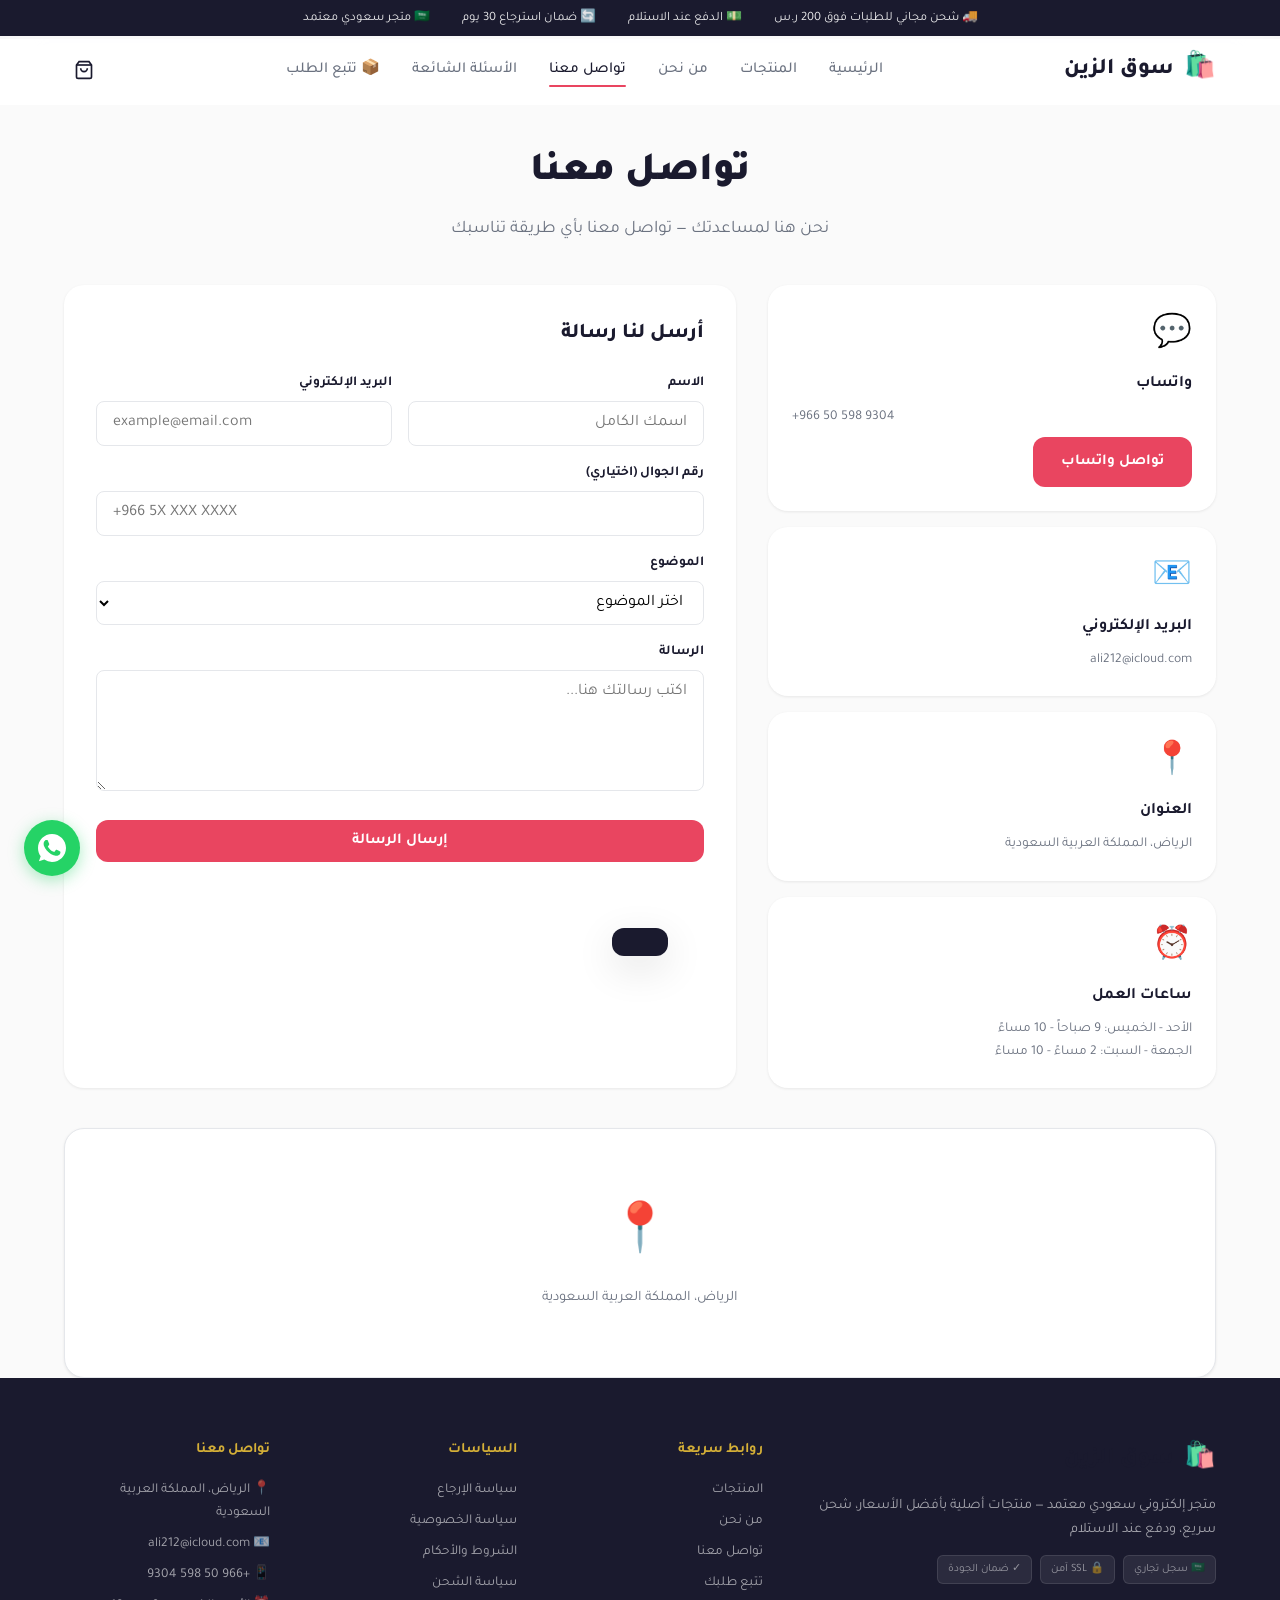
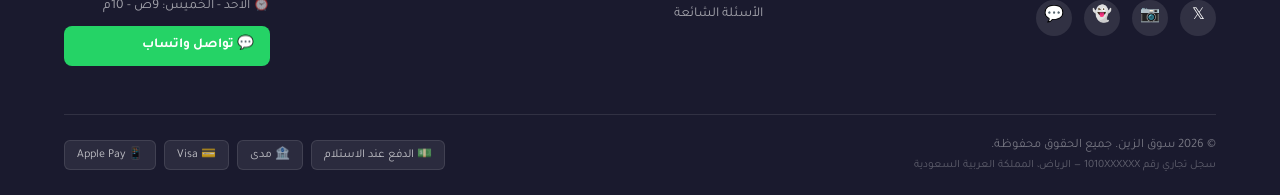
<file: contact.html>
<!DOCTYPE html>
<html lang="ar" dir="rtl">
<head>
  <meta charset="UTF-8">
  <meta name="viewport" content="width=device-width, initial-scale=1.0">
  <title>تواصل معنا — سوق الزين</title>
  <meta name="description" content="تواصل مع سوق الزين عبر واتساب أو البريد الإلكتروني. خدمة عملاء سريعة الرد — الأحد إلى الخميس.">
  <meta property="og:title" content="تواصل معنا — سوق الزين">
  <meta property="og:description" content="تواصل مع سوق الزين عبر واتساب أو البريد الإلكتروني. خدمة عملاء سريعة الرد.">
  <meta property="og:type" content="website">
  <meta property="og:url" content="https://az212z.github.io/souq-alzein/contact.html">
  <meta property="og:locale" content="ar_SA">
  <meta property="og:site_name" content="سوق الزين">
  <link rel="canonical" href="https://az212z.github.io/souq-alzein/contact.html">
  <link rel="icon" href="data:image/svg+xml,<svg xmlns='http://www.w3.org/2000/svg' viewBox='0 0 100 100'><text y='.9em' font-size='90'>🛍️</text></svg>">
  <link rel="stylesheet" href="css/style.css">
  <link rel="preconnect" href="https://fonts.googleapis.com">
  <link rel="preconnect" href="https://fonts.gstatic.com" crossorigin>
  <link href="https://fonts.googleapis.com/css2?family=Tajawal:wght@300;400;500;700;800;900&display=swap" rel="stylesheet">
</head>
<body>
  <!-- Top Bar -->
  <div class="top-bar">
    <div class="container top-bar-inner">
      <div class="top-bar-item">🚚 شحن مجاني للطلبات فوق 200 ر.س</div>
      <div class="top-bar-item">💵 الدفع عند الاستلام</div>
      <div class="top-bar-item">🔄 ضمان استرجاع 30 يوم</div>
      <div class="top-bar-item">🇸🇦 متجر سعودي معتمد</div>
    </div>
  </div>

  <!-- Header -->
  <header class="header" id="header">
    <div class="container header-inner">
      <a href="index.html" class="logo">
        <span class="logo-icon">🛍️</span>
        <span class="logo-text">سوق الزين</span>
      </a>
      <nav class="nav" id="nav">
        <a href="index.html" class="nav-link">الرئيسية</a>
        <a href="products.html" class="nav-link">المنتجات</a>
        <a href="about.html" class="nav-link">من نحن</a>
        <a href="contact.html" class="nav-link active">تواصل معنا</a>
        <a href="faq.html" class="nav-link">الأسئلة الشائعة</a>
        <a href="track.html" class="nav-link">📦 تتبع الطلب</a>
      </nav>
      <div class="header-actions">
        <a href="cart.html" class="cart-btn" id="cartBtn">
          <svg width="20" height="20" viewBox="0 0 24 24" fill="none" stroke="currentColor" stroke-width="2"><path d="M6 2 3 6v14a2 2 0 0 0 2 2h14a2 2 0 0 0 2-2V6l-3-4Z"/><path d="M3 6h18"/><path d="M16 10a4 4 0 0 1-8 0"/></svg>
          <span class="cart-count" id="cartCount">0</span>
        </a>
        <button class="menu-btn" id="menuToggle" aria-label="القائمة">
          <svg width="24" height="24" viewBox="0 0 24 24" fill="none" stroke="currentColor" stroke-width="2"><path d="M3 12h18M3 6h18M3 18h18"/></svg>
        </button>
      </div>
    </div>
  </header>

  <main class="contact-page">
    <div class="container">
      <div class="page-header">
        <h1>تواصل معنا</h1>
        <p>نحن هنا لمساعدتك — تواصل معنا بأي طريقة تناسبك</p>
      </div>

      <div class="contact-layout">
        <div class="contact-info">
          <div class="contact-card">
            <div class="contact-icon">💬</div>
            <h3>واتساب</h3>
            <p dir="ltr">+966 50 598 9304</p>
            <a href="https://wa.me/966505989304?text=%D8%A7%D9%84%D8%B3%D9%84%D8%A7%D9%85%20%D8%B9%D9%84%D9%8A%D9%83%D9%85%20%D8%A3%D8%A8%D8%BA%D9%89%20%D8%A7%D8%B3%D8%AA%D9%81%D8%B3%D8%A7%D8%B1" class="btn btn-primary" style="margin-top:8px;display:inline-block" target="_blank" rel="noopener">تواصل واتساب</a>
          </div>
          <div class="contact-card">
            <div class="contact-icon">📧</div>
            <h3>البريد الإلكتروني</h3>
            <p>ali212@icloud.com</p>
          </div>
          <div class="contact-card">
            <div class="contact-icon">📍</div>
            <h3>العنوان</h3>
            <p>الرياض، المملكة العربية السعودية</p>
          </div>
          <div class="contact-card">
            <div class="contact-icon">⏰</div>
            <h3>ساعات العمل</h3>
            <p>الأحد - الخميس: 9 صباحاً - 10 مساءً</p>
            <p>الجمعة - السبت: 2 مساءً - 10 مساءً</p>
          </div>
        </div>

        <div class="contact-form-wrapper">
          <h2>أرسل لنا رسالة</h2>
          <form class="contact-form" id="contactForm" action="https://formsubmit.co/ali212@icloud.com" method="POST">
            <!-- FormSubmit config -->
            <input type="hidden" name="_subject" value="رسالة جديدة من موقع سوق الزين">
            <input type="hidden" name="_captcha" value="false">
            <input type="hidden" name="_template" value="table">
            <input type="hidden" name="_next" value="https://az212z.github.io/souq-alzein/contact.html">
            <div class="form-row">
              <div class="form-group">
                <label>الاسم</label>
                <input type="text" name="name" required placeholder="اسمك الكامل">
              </div>
              <div class="form-group">
                <label>البريد الإلكتروني</label>
                <input type="email" name="email" required placeholder="example@email.com" dir="ltr">
              </div>
            </div>
            <div class="form-group">
              <label>رقم الجوال (اختياري)</label>
              <input type="tel" name="phone" placeholder="+966 5X XXX XXXX" dir="ltr">
            </div>
            <div class="form-group">
              <label>الموضوع</label>
              <select name="subject" required>
                <option value="">اختر الموضوع</option>
                <option>استفسار عن منتج</option>
                <option>متابعة طلب</option>
                <option>إرجاع واستبدال</option>
                <option>مشكلة في الطلب</option>
                <option>اقتراح أو شكوى</option>
                <option>أخرى</option>
              </select>
            </div>
            <div class="form-group">
              <label>الرسالة</label>
              <textarea name="message" required rows="5" placeholder="اكتب رسالتك هنا..."></textarea>
            </div>
            <button type="submit" class="btn btn-primary btn-block">إرسال الرسالة</button>
          </form>
        </div>
      </div>

      <!-- Map placeholder -->
      <div class="map-section">
        <div class="map-placeholder">
          <div class="map-pin">📍</div>
          <p>الرياض، المملكة العربية السعودية</p>
        </div>
      </div>
    </div>
  </main>

  <!-- Footer -->
  <footer class="footer">
    <div class="container">
      <div class="footer-grid">
        <div class="footer-brand">
          <a href="index.html" class="logo">
            <span class="logo-icon">🛍️</span>
            <span class="logo-text">سوق الزين</span>
          </a>
          <p>متجر إلكتروني سعودي معتمد — منتجات أصلية بأفضل الأسعار، شحن سريع، ودفع عند الاستلام</p>
          <div class="footer-cert">
            <span class="cert-badge">🇸🇦 سجل تجاري</span>
            <span class="cert-badge">🔒 SSL آمن</span>
            <span class="cert-badge">✓ ضمان الجودة</span>
          </div>
          <div class="social-links">
            <a href="#" aria-label="تويتر">𝕏</a>
            <a href="#" aria-label="انستغرام">📷</a>
            <a href="#" aria-label="سناب شات">👻</a>
            <a href="https://wa.me/966505989304" aria-label="واتساب">💬</a>
          </div>
        </div>
        <div class="footer-links">
          <h4>روابط سريعة</h4>
          <a href="products.html">المنتجات</a>
          <a href="about.html">من نحن</a>
          <a href="contact.html">تواصل معنا</a>
          <a href="track.html">تتبع طلبك</a>
          <a href="faq.html">الأسئلة الشائعة</a>
        </div>
        <div class="footer-links">
          <h4>السياسات</h4>
          <a href="policy.html">سياسة الإرجاع</a>
          <a href="policy.html">سياسة الخصوصية</a>
          <a href="policy.html">الشروط والأحكام</a>
          <a href="policy.html">سياسة الشحن</a>
        </div>
        <div class="footer-links">
          <h4>تواصل معنا</h4>
          <p>📍 الرياض، المملكة العربية السعودية</p>
          <p>📧 ali212@icloud.com</p>
          <p>📱 +966 50 598 9304</p>
          <p>⏰ الأحد - الخميس: 9ص - 10م</p>
          <a href="https://wa.me/966505989304" class="footer-whatsapp">💬 تواصل واتساب</a>
        </div>
      </div>
      <div class="footer-bottom">
        <div class="footer-bottom-left">
          <p>© 2026 سوق الزين. جميع الحقوق محفوظة.</p>
          <p class="footer-cr">سجل تجاري رقم 1010XXXXXX — الرياض، المملكة العربية السعودية</p>
        </div>
        <div class="payment-methods">
          <span class="pay-badge">💵 الدفع عند الاستلام</span>
          <span class="pay-badge">🏦 مدى</span>
          <span class="pay-badge">💳 Visa</span>
          <span class="pay-badge">📱 Apple Pay</span>
        </div>
      </div>
    </div>
  </footer>

  <div class="toast" id="toast"></div>

  <!-- WhatsApp Float -->
  <a href="https://wa.me/966505989304?text=%D8%A7%D9%84%D8%B3%D9%84%D8%A7%D9%85%20%D8%B9%D9%84%D9%8A%D9%83%D9%85%20%D8%A3%D8%A8%D8%BA%D9%89%20%D8%A7%D8%B3%D8%AA%D9%81%D8%B3%D8%A7%D8%B1" class="whatsapp-float" target="_blank" rel="noopener" aria-label="تواصل واتساب">
    <svg viewBox="0 0 32 32" width="28" height="28" fill="currentColor"><path d="M16.004 0h-.008C7.174 0 0 7.176 0 16.004c0 3.5 1.136 6.744 3.052 9.378L1.056 31.2l6.098-1.952A15.9 15.9 0 0016.004 32C24.826 32 32 24.824 32 16.004S24.826 0 16.004 0zm9.312 22.61c-.39 1.1-2.296 2.1-3.178 2.234-.816.122-1.848.174-2.98-.19a27.1 27.1 0 01-2.704-1c-4.756-2.058-7.86-6.9-8.096-7.224-.236-.312-1.938-2.582-1.938-4.922s1.226-3.488 1.66-3.964c.434-.476.948-.596 1.264-.596.316 0 .632.002.908.016.292.014.682-.11 1.068.814.39.936 1.33 3.254 1.448 3.49.118.236.196.512.04.826-.158.316-.236.512-.472.79-.236.276-.498.618-.71.828-.236.236-.484.492-.208.964.276.472 1.226 2.024 2.63 3.28 1.808 1.612 3.334 2.112 3.808 2.35.472.236.748.196 1.026-.118.276-.316 1.184-1.38 1.5-1.856.316-.472.632-.392 1.068-.236.434.158 2.744 1.294 3.218 1.53.472.236.79.354.908.55.118.196.118 1.136-.272 2.234z"/></svg>
  </a>

  <script src="js/data.js"></script>
  <script src="js/cart.js"></script>
  <script src="js/order.js"></script>
  <script src="js/app.js"></script>
</body>
</html>
</file>
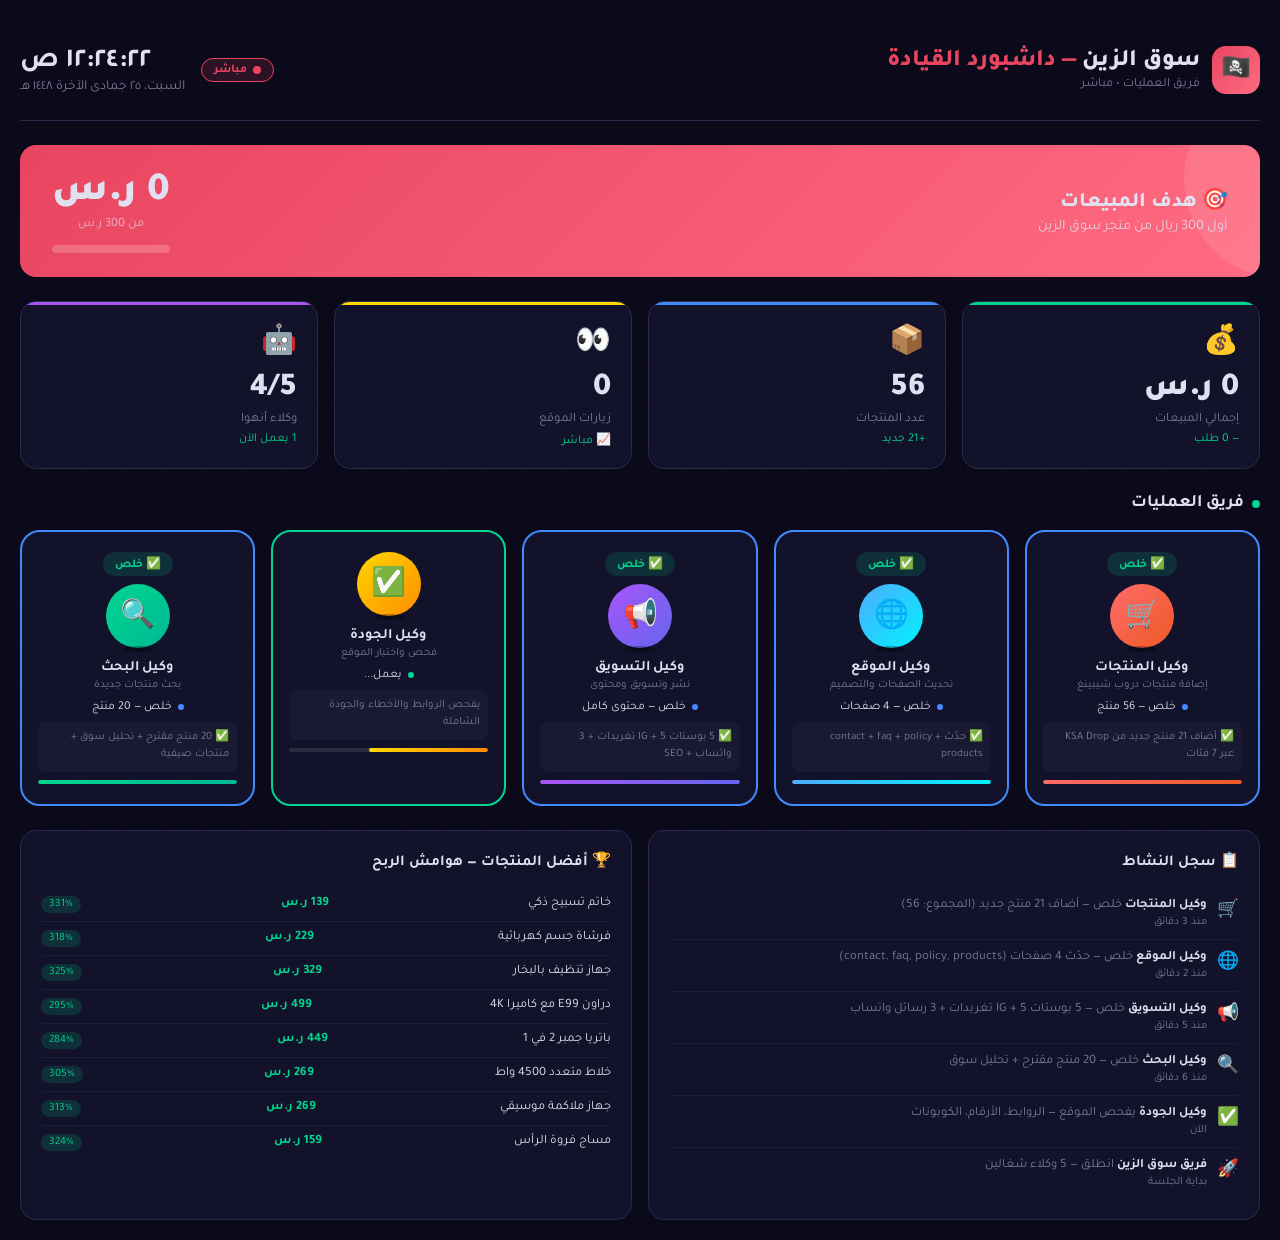
<file: dashboard.html>
<!DOCTYPE html>
<html lang="ar" dir="rtl">
<head>
  <meta charset="UTF-8">
  <meta name="viewport" content="width=device-width, initial-scale=1.0">
  <title>سوق الزين — داشبورد القيادة</title>
  <meta name="description" content="داشبورد مباشر لمتجر سوق الزين — تتبع المبيعات والمنتجات والفريق">
  <link rel="icon" href="data:image/svg+xml,<svg xmlns='http://www.w3.org/2000/svg' viewBox='0 0 100 100'><text y='.9em' font-size='90'>🏴‍☠️</text></svg>">
  <link rel="preconnect" href="https://fonts.googleapis.com">
  <link rel="preconnect" href="https://fonts.gstatic.com" crossorigin>
  <link href="https://fonts.googleapis.com/css2?family=Tajawal:wght@300;400;500;700;800;900&display=swap" rel="stylesheet">
  <style>
    * { margin: 0; padding: 0; box-sizing: border-box; }
    
    :root {
      --bg: #0a0a1a;
      --card: #12122a;
      --card-hover: #1a1a3a;
      --border: #2a2a4a;
      --text: #e0e0f0;
      --text-dim: #7a7a9a;
      --accent: #e94560;
      --green: #00d68f;
      --blue: #448aff;
      --gold: #ffd700;
      --purple: #a855f7;
      --orange: #ff8c00;
    }
    
    body {
      font-family: 'Tajawal', sans-serif;
      background: var(--bg);
      color: var(--text);
      min-height: 100vh;
      overflow-x: hidden;
    }

    .bg-grid {
      position: fixed;
      inset: 0;
      background-image: 
        linear-gradient(rgba(233,69,96,.03) 1px, transparent 1px),
        linear-gradient(90deg, rgba(233,69,96,.03) 1px, transparent 1px);
      background-size: 40px 40px;
      z-index: 0;
    }
    
    .bg-particles {
      position: fixed;
      inset: 0;
      z-index: 0;
      overflow: hidden;
    }
    .particle {
      position: absolute;
      width: 2px;
      height: 2px;
      background: var(--accent);
      border-radius: 50%;
      opacity: 0;
      animation: float-particle 8s infinite;
    }
    @keyframes float-particle {
      0% { opacity: 0; transform: translateY(100vh) scale(0); }
      20% { opacity: .6; }
      100% { opacity: 0; transform: translateY(-100px) scale(1); }
    }

    .dashboard {
      position: relative;
      z-index: 1;
      max-width: 1400px;
      margin: 0 auto;
      padding: 20px;
    }

    .dash-header {
      display: flex;
      justify-content: space-between;
      align-items: center;
      padding: 24px 0;
      border-bottom: 1px solid var(--border);
      margin-bottom: 24px;
      flex-wrap: wrap;
      gap: 12px;
    }
    .dash-logo {
      display: flex;
      align-items: center;
      gap: 12px;
    }
    .dash-logo-icon {
      width: 48px;
      height: 48px;
      background: linear-gradient(135deg, var(--accent), #ff6b81);
      border-radius: 14px;
      display: flex;
      align-items: center;
      justify-content: center;
      font-size: 24px;
    }
    .dash-logo h1 { font-size: 1.5rem; font-weight: 800; }
    .dash-logo h1 span { color: var(--accent); }
    .dash-time {
      text-align: left;
      color: var(--text-dim);
      font-size: .85rem;
    }
    .dash-time .time { font-size: 1.8rem; font-weight: 700; color: var(--text); }
    .dash-time .date { font-size: .85rem; }

    .goal-banner {
      background: linear-gradient(135deg, var(--accent), #ff6b81);
      border-radius: 16px;
      padding: 24px 32px;
      margin-bottom: 24px;
      display: flex;
      align-items: center;
      justify-content: space-between;
      position: relative;
      overflow: hidden;
      flex-wrap: wrap;
      gap: 16px;
    }
    .goal-banner::before {
      content: '';
      position: absolute;
      top: -50%;
      right: -10%;
      width: 200px;
      height: 200px;
      background: rgba(255,255,255,.1);
      border-radius: 50%;
    }
    .goal-info h2 { font-size: 1.3rem; font-weight: 800; margin-bottom: 4px; }
    .goal-info p { opacity: .85; font-size: .9rem; }
    .goal-progress { text-align: center; position: relative; z-index: 1; }
    .goal-amount { font-size: 2.5rem; font-weight: 900; }
    .goal-sub { font-size: .8rem; opacity: .7; }
    .goal-bar {
      height: 8px;
      background: rgba(255,255,255,.2);
      border-radius: 4px;
      margin-top: 12px;
      overflow: hidden;
    }
    .goal-bar-fill {
      height: 100%;
      background: #fff;
      border-radius: 4px;
      transition: width 1s ease;
      position: relative;
    }
    .goal-bar-fill::after {
      content: '';
      position: absolute;
      top: 0; left: 0; right: 0; bottom: 0;
      background: linear-gradient(90deg, transparent, rgba(255,255,255,.4), transparent);
      animation: shimmer 2s infinite;
    }
    @keyframes shimmer {
      0% { transform: translateX(-100%); }
      100% { transform: translateX(100%); }
    }

    .stats-grid {
      display: grid;
      grid-template-columns: repeat(4, 1fr);
      gap: 16px;
      margin-bottom: 24px;
    }
    .stat-card {
      background: var(--card);
      border-radius: 16px;
      padding: 20px;
      border: 1px solid var(--border);
      position: relative;
      overflow: hidden;
      transition: all .3s;
    }
    .stat-card:hover { border-color: var(--accent); transform: translateY(-2px); }
    .stat-card::before {
      content: '';
      position: absolute;
      top: 0; left: 0; right: 0;
      height: 3px;
    }
    .stat-card:nth-child(1)::before { background: var(--green); }
    .stat-card:nth-child(2)::before { background: var(--blue); }
    .stat-card:nth-child(3)::before { background: var(--gold); }
    .stat-card:nth-child(4)::before { background: var(--purple); }
    .stat-icon { font-size: 1.8rem; margin-bottom: 8px; }
    .stat-value { font-size: 2rem; font-weight: 900; }
    .stat-label { font-size: .8rem; color: var(--text-dim); margin-top: 4px; }
    .stat-change { font-size: .75rem; margin-top: 4px; }
    .stat-change.up { color: var(--green); }

    .section-title {
      font-size: 1.1rem;
      font-weight: 700;
      margin-bottom: 16px;
      display: flex;
      align-items: center;
      gap: 8px;
    }
    .pulse {
      width: 8px;
      height: 8px;
      background: var(--green);
      border-radius: 50%;
      animation: pulse-dot 2s infinite;
    }
    @keyframes pulse-dot {
      0%, 100% { opacity: 1; }
      50% { opacity: .3; }
    }

    .agents-grid {
      display: grid;
      grid-template-columns: repeat(5, 1fr);
      gap: 16px;
      margin-bottom: 24px;
    }
    
    .agent-card {
      background: var(--card);
      border-radius: 20px;
      padding: 20px 16px;
      border: 2px solid var(--border);
      text-align: center;
      position: relative;
      overflow: hidden;
      transition: all .3s;
    }
    .agent-card:hover { border-color: var(--accent); transform: translateY(-4px); }
    .agent-card.done { border-color: var(--blue); }
    .agent-card.done .agent-status-dot { background: var(--blue); }
    .agent-card.running { border-color: var(--green); }
    .agent-card.running .agent-status-dot { background: var(--green); animation: blink 1s infinite; }

    @keyframes blink {
      0%, 100% { opacity: 1; }
      50% { opacity: .3; }
    }

    .agent-avatar {
      width: 64px;
      height: 64px;
      margin: 0 auto 12px;
      border-radius: 50%;
      display: flex;
      align-items: center;
      justify-content: center;
      font-size: 28px;
      position: relative;
    }
    .agent-card:nth-child(1) .agent-avatar { background: linear-gradient(135deg, #ff6b6b, #ee5a24); }
    .agent-card:nth-child(2) .agent-avatar { background: linear-gradient(135deg, #4facfe, #00f2fe); }
    .agent-card:nth-child(3) .agent-avatar { background: linear-gradient(135deg, #a855f7, #6366f1); }
    .agent-card:nth-child(4) .agent-avatar { background: linear-gradient(135deg, #ffd700, #ff8c00); }
    .agent-card:nth-child(5) .agent-avatar { background: linear-gradient(135deg, #00d68f, #00b894); }

    .running .agent-avatar .agent-emoji {
      animation: walk-bounce .6s infinite alternate;
    }
    @keyframes walk-bounce {
      0% { transform: translateY(0) rotate(-5deg); }
      100% { transform: translateY(-4px) rotate(5deg); }
    }
    .agent-avatar::after {
      content: '';
      position: absolute;
      bottom: -4px;
      left: 50%;
      transform: translateX(-50%);
      width: 30px;
      height: 6px;
      background: rgba(0,0,0,.3);
      border-radius: 50%;
    }
    .running .agent-avatar::after {
      animation: walk-shadow .6s infinite alternate;
    }
    @keyframes walk-shadow {
      0% { transform: translateX(-50%) scaleX(1); }
      100% { transform: translateX(-50%) scaleX(.7); }
    }

    .agent-name { font-size: .9rem; font-weight: 700; margin-bottom: 2px; }
    .agent-role { font-size: .7rem; color: var(--text-dim); margin-bottom: 8px; }
    .agent-status {
      display: flex;
      align-items: center;
      justify-content: center;
      gap: 6px;
      font-size: .75rem;
      margin-bottom: 8px;
    }
    .agent-status-dot {
      width: 6px;
      height: 6px;
      border-radius: 50%;
      background: var(--text-dim);
    }
    .agent-task {
      font-size: .7rem;
      color: var(--text-dim);
      padding: 8px;
      background: rgba(255,255,255,.03);
      border-radius: 8px;
      text-align: right;
      line-height: 1.5;
      max-height: 80px;
      overflow: hidden;
    }
    .agent-progress {
      margin-top: 8px;
      height: 4px;
      background: rgba(255,255,255,.1);
      border-radius: 2px;
      overflow: hidden;
    }
    .agent-progress-fill {
      height: 100%;
      border-radius: 2px;
      transition: width .5s;
    }
    .agent-card:nth-child(1) .agent-progress-fill { background: linear-gradient(90deg, #ff6b6b, #ee5a24); }
    .agent-card:nth-child(2) .agent-progress-fill { background: linear-gradient(90deg, #4facfe, #00f2fe); }
    .agent-card:nth-child(3) .agent-progress-fill { background: linear-gradient(90deg, #a855f7, #6366f1); }
    .agent-card:nth-child(4) .agent-progress-fill { background: linear-gradient(90deg, #ffd700, #ff8c00); }
    .agent-card:nth-child(5) .agent-progress-fill { background: linear-gradient(90deg, #00d68f, #00b894); }

    .agent-done-badge {
      display: inline-block;
      background: rgba(0,214,143,.15);
      color: var(--green);
      padding: 4px 12px;
      border-radius: 20px;
      font-size: .75rem;
      font-weight: 600;
      margin-bottom: 8px;
    }

    .activity-section {
      display: grid;
      grid-template-columns: 1fr 1fr;
      gap: 16px;
    }
    .log-card {
      background: var(--card);
      border-radius: 16px;
      padding: 20px;
      border: 1px solid var(--border);
    }
    .log-card h3 {
      font-size: .95rem;
      font-weight: 700;
      margin-bottom: 16px;
      display: flex;
      align-items: center;
      gap: 8px;
    }
    .log-entry {
      display: flex;
      align-items: flex-start;
      gap: 10px;
      padding: 10px 0;
      border-bottom: 1px solid rgba(255,255,255,.05);
      font-size: .8rem;
    }
    .log-entry:last-child { border: none; }
    .log-emoji { font-size: 1.1rem; flex-shrink: 0; }
    .log-text { color: var(--text-dim); }
    .log-text strong { color: var(--text); }
    .log-time { color: var(--text-dim); font-size: .7rem; margin-top: 2px; }

    .product-row {
      display: flex;
      justify-content: space-between;
      align-items: center;
      padding: 8px 0;
      border-bottom: 1px solid rgba(255,255,255,.05);
      font-size: .8rem;
    }
    .product-row:last-child { border: none; }
    .product-name { color: var(--text); }
    .product-price { color: var(--green); font-weight: 700; }
    .product-margin { font-size: .7rem; padding: 2px 8px; border-radius: 10px; }
    .margin-high { background: rgba(0,214,143,.15); color: var(--green); }
    .margin-mid { background: rgba(68,138,255,.15); color: var(--blue); }

    .live-badge {
      display: inline-flex;
      align-items: center;
      gap: 6px;
      padding: 4px 12px;
      background: rgba(233,69,96,.15);
      border: 1px solid var(--accent);
      border-radius: 20px;
      font-size: .75rem;
      color: var(--accent);
      font-weight: 600;
    }
    .live-dot {
      width: 8px;
      height: 8px;
      background: var(--accent);
      border-radius: 50%;
      animation: pulse-live 1.5s infinite;
    }
    @keyframes pulse-live {
      0% { box-shadow: 0 0 0 0 rgba(233,69,96,.5); }
      100% { box-shadow: 0 0 0 10px rgba(233,69,96,0); }
    }

    @media (max-width: 1024px) {
      .agents-grid { grid-template-columns: repeat(3, 1fr); }
      .stats-grid { grid-template-columns: repeat(2, 1fr); }
    }
    @media (max-width: 768px) {
      .agents-grid { grid-template-columns: repeat(2, 1fr); }
      .activity-section { grid-template-columns: 1fr; }
      .goal-banner { flex-direction: column; text-align: center; }
      .dash-header { flex-direction: column; }
    }
    @media (max-width: 480px) {
      .agents-grid { grid-template-columns: 1fr; }
      .stats-grid { grid-template-columns: 1fr; }
    }
  </style>
</head>
<body>
  <div class="bg-grid"></div>
  <div class="bg-particles" id="particles"></div>

  <div class="dashboard">
    <div class="dash-header">
      <div class="dash-logo">
        <div class="dash-logo-icon">🏴‍☠️</div>
        <div>
          <h1>سوق الزين <span>— داشبورد القيادة</span></h1>
          <p style="font-size:.8rem;color:var(--text-dim);">فريق العمليات • مباشر</p>
        </div>
      </div>
      <div style="display:flex;align-items:center;gap:16px;">
        <div class="live-badge"><div class="live-dot"></div>مباشر</div>
        <div class="dash-time">
          <div class="time" id="currentTime">--:--</div>
          <div class="date" id="currentDate">--</div>
        </div>
      </div>
    </div>

    <div class="goal-banner">
      <div class="goal-info">
        <h2>🎯 هدف المبيعات</h2>
        <p>أول 300 ريال من متجر سوق الزين</p>
      </div>
      <div class="goal-progress">
        <div class="goal-amount" id="goalAmount">0 ر.س</div>
        <div class="goal-sub">من 300 ر.س</div>
        <div class="goal-bar">
          <div class="goal-bar-fill" id="goalBar" style="width: 0%"></div>
        </div>
      </div>
    </div>

    <div class="stats-grid">
      <div class="stat-card">
        <div class="stat-icon">💰</div>
        <div class="stat-value" id="statRevenue">0 ر.س</div>
        <div class="stat-label">إجمالي المبيعات</div>
        <div class="stat-change up" id="statRevenueChange">— 0 طلب</div>
      </div>
      <div class="stat-card">
        <div class="stat-icon">📦</div>
        <div class="stat-value" id="statProducts">56</div>
        <div class="stat-label">عدد المنتجات</div>
        <div class="stat-change up" id="statProductsChange">+21 جديد</div>
      </div>
      <div class="stat-card">
        <div class="stat-icon">👀</div>
        <div class="stat-value" id="statViews">0</div>
        <div class="stat-label">زيارات الموقع</div>
        <div class="stat-change up">📈 مباشر</div>
      </div>
      <div class="stat-card">
        <div class="stat-icon">🤖</div>
        <div class="stat-value" id="statAgents">4/5</div>
        <div class="stat-label">وكلاء أنهوا</div>
        <div class="stat-change up" id="statAgentsStatus">1 يعمل الآن</div>
      </div>
    </div>

    <div class="section-title">
      <div class="pulse"></div>
      فريق العمليات
    </div>
    <div class="agents-grid">
      <!-- Agent 1: Products ✅ DONE -->
      <div class="agent-card done" id="agent-products">
        <div class="agent-done-badge">✅ خلص</div>
        <div class="agent-avatar">
          <span class="agent-emoji">🛒</span>
        </div>
        <div class="agent-name">وكيل المنتجات</div>
        <div class="agent-role">إضافة منتجات دروب شيبينغ</div>
        <div class="agent-status">
          <div class="agent-status-dot"></div>
          <span>خلص — 56 منتج</span>
        </div>
        <div class="agent-task">✅ أضاف 21 منتج جديد من KSA Drop عبر 7 فئات</div>
        <div class="agent-progress">
          <div class="agent-progress-fill" style="width: 100%"></div>
        </div>
      </div>

      <!-- Agent 2: Website ✅ DONE -->
      <div class="agent-card done" id="agent-website">
        <div class="agent-done-badge">✅ خلص</div>
        <div class="agent-avatar">
          <span class="agent-emoji">🌐</span>
        </div>
        <div class="agent-name">وكيل الموقع</div>
        <div class="agent-role">تحديث الصفحات والتصميم</div>
        <div class="agent-status">
          <div class="agent-status-dot"></div>
          <span>خلص — 4 صفحات</span>
        </div>
        <div class="agent-task">✅ حدّث contact + faq + policy + products</div>
        <div class="agent-progress">
          <div class="agent-progress-fill" style="width: 100%"></div>
        </div>
      </div>

      <!-- Agent 3: Marketing ✅ DONE -->
      <div class="agent-card done" id="agent-marketing">
        <div class="agent-done-badge">✅ خلص</div>
        <div class="agent-avatar">
          <span class="agent-emoji">📢</span>
        </div>
        <div class="agent-name">وكيل التسويق</div>
        <div class="agent-role">نشر وتسويق ومحتوى</div>
        <div class="agent-status">
          <div class="agent-status-dot"></div>
          <span>خلص — محتوى كامل</span>
        </div>
        <div class="agent-task">✅ 5 بوستات IG + 5 تغريدات + 3 واتساب + SEO</div>
        <div class="agent-progress">
          <div class="agent-progress-fill" style="width: 100%"></div>
        </div>
      </div>

      <!-- Agent 4: Quality 🔄 RUNNING -->
      <div class="agent-card running" id="agent-quality">
        <div class="agent-avatar">
          <span class="agent-emoji">✅</span>
        </div>
        <div class="agent-name">وكيل الجودة</div>
        <div class="agent-role">فحص واختبار الموقع</div>
        <div class="agent-status">
          <div class="agent-status-dot"></div>
          <span id="agent-quality-status">يعمل...</span>
        </div>
        <div class="agent-task" id="agent-quality-task">يفحص الروابط والأخطاء والجودة الشاملة</div>
        <div class="agent-progress">
          <div class="agent-progress-fill" id="agent-quality-progress" style="width: 60%"></div>
        </div>
      </div>

      <!-- Agent 5: Research ✅ DONE -->
      <div class="agent-card done" id="agent-research">
        <div class="agent-done-badge">✅ خلص</div>
        <div class="agent-avatar">
          <span class="agent-emoji">🔍</span>
        </div>
        <div class="agent-name">وكيل البحث</div>
        <div class="agent-role">بحث منتجات جديدة</div>
        <div class="agent-status">
          <div class="agent-status-dot"></div>
          <span>خلص — 20 منتج</span>
        </div>
        <div class="agent-task">✅ 20 منتج مقترح + تحليل سوق + منتجات صيفية</div>
        <div class="agent-progress">
          <div class="agent-progress-fill" style="width: 100%"></div>
        </div>
      </div>
    </div>

    <div class="activity-section">
      <div class="log-card">
        <h3>📋 سجل النشاط</h3>
        <div id="activityLog">
          <div class="log-entry"><span class="log-emoji">🛒</span><div><div class="log-text"><strong>وكيل المنتجات</strong> خلص — أضاف 21 منتج جديد (المجموع: 56)</div><div class="log-time">منذ 3 دقائق</div></div></div>
          <div class="log-entry"><span class="log-emoji">🌐</span><div><div class="log-text"><strong>وكيل الموقع</strong> خلص — حدّث 4 صفحات (contact, faq, policy, products)</div><div class="log-time">منذ 2 دقائق</div></div></div>
          <div class="log-entry"><span class="log-emoji">📢</span><div><div class="log-text"><strong>وكيل التسويق</strong> خلص — 5 بوستات IG + 5 تغريدات + 3 رسائل واتساب</div><div class="log-time">منذ 5 دقائق</div></div></div>
          <div class="log-entry"><span class="log-emoji">🔍</span><div><div class="log-text"><strong>وكيل البحث</strong> خلص — 20 منتج مقترح + تحليل سوق</div><div class="log-time">منذ 6 دقائق</div></div></div>
          <div class="log-entry"><span class="log-emoji">✅</span><div><div class="log-text"><strong>وكيل الجودة</strong> يفحص الموقع — الروابط، الأرقام، الكوبونات</div><div class="log-time">الآن</div></div></div>
          <div class="log-entry"><span class="log-emoji">🚀</span><div><div class="log-text"><strong>فريق سوق الزين</strong> انطلق — 5 وكلاء شغالين</div><div class="log-time">بداية الجلسة</div></div></div>
        </div>
      </div>

      <div class="log-card">
        <h3>🏆 أفضل المنتجات — هوامش الربح</h3>
        <div>
          <div class="product-row"><span class="product-name">خاتم تسبيح ذكي</span><span class="product-price">139 ر.س</span><span class="product-margin margin-high">331%</span></div>
          <div class="product-row"><span class="product-name">فرشاة جسم كهربائية</span><span class="product-price">229 ر.س</span><span class="product-margin margin-high">318%</span></div>
          <div class="product-row"><span class="product-name">جهاز تنظيف بالبخار</span><span class="product-price">329 ر.س</span><span class="product-margin margin-high">325%</span></div>
          <div class="product-row"><span class="product-name">دراون E99 مع كاميرا 4K</span><span class="product-price">499 ر.س</span><span class="product-margin margin-high">295%</span></div>
          <div class="product-row"><span class="product-name">باتريا جمبر 2 في 1</span><span class="product-price">449 ر.س</span><span class="product-margin margin-high">284%</span></div>
          <div class="product-row"><span class="product-name">خلاط متعدد 4500 واط</span><span class="product-price">269 ر.س</span><span class="product-margin margin-high">305%</span></div>
          <div class="product-row"><span class="product-name">جهاز ملاكمة موسيقي</span><span class="product-price">269 ر.س</span><span class="product-margin margin-high">313%</span></div>
          <div class="product-row"><span class="product-name">مساج فروة الرأس</span><span class="product-price">159 ر.س</span><span class="product-margin margin-high">324%</span></div>
        </div>
      </div>
    </div>
  </div>

  <script>
    function updateTime() {
      const now = new Date();
      document.getElementById('currentTime').textContent = now.toLocaleTimeString('ar-SA', { hour: '2-digit', minute: '2-digit', second: '2-digit' });
      document.getElementById('currentDate').textContent = now.toLocaleDateString('ar-SA', { weekday: 'long', year: 'numeric', month: 'long', day: 'numeric' });
    }
    updateTime();
    setInterval(updateTime, 1000);

    const particlesEl = document.getElementById('particles');
    for (let i = 0; i < 20; i++) {
      const p = document.createElement('div');
      p.className = 'particle';
      p.style.left = Math.random() * 100 + '%';
      p.style.animationDelay = Math.random() * 8 + 's';
      p.style.animationDuration = (5 + Math.random() * 5) + 's';
      particlesEl.appendChild(p);
    }

    // Animate quality agent progress
    let qProgress = 60;
    setInterval(() => {
      if (qProgress < 95) {
        qProgress += Math.random() * 3 + 1;
        if (qProgress > 95) qProgress = 95;
        const el = document.getElementById('agent-quality-progress');
        if (el) el.style.width = qProgress + '%';
        const statuses = ['يفحص الروابط...', 'يتحقق من الأرقام...', 'يختبر الكوبونات...', 'يكتب التقرير...'];
        const statusEl = document.getElementById('agent-quality-status');
        if (statusEl) statusEl.textContent = statuses[Math.floor(Math.random() * statuses.length)];
      }
    }, 5000);
  </script>
</body>
</html>
</file>
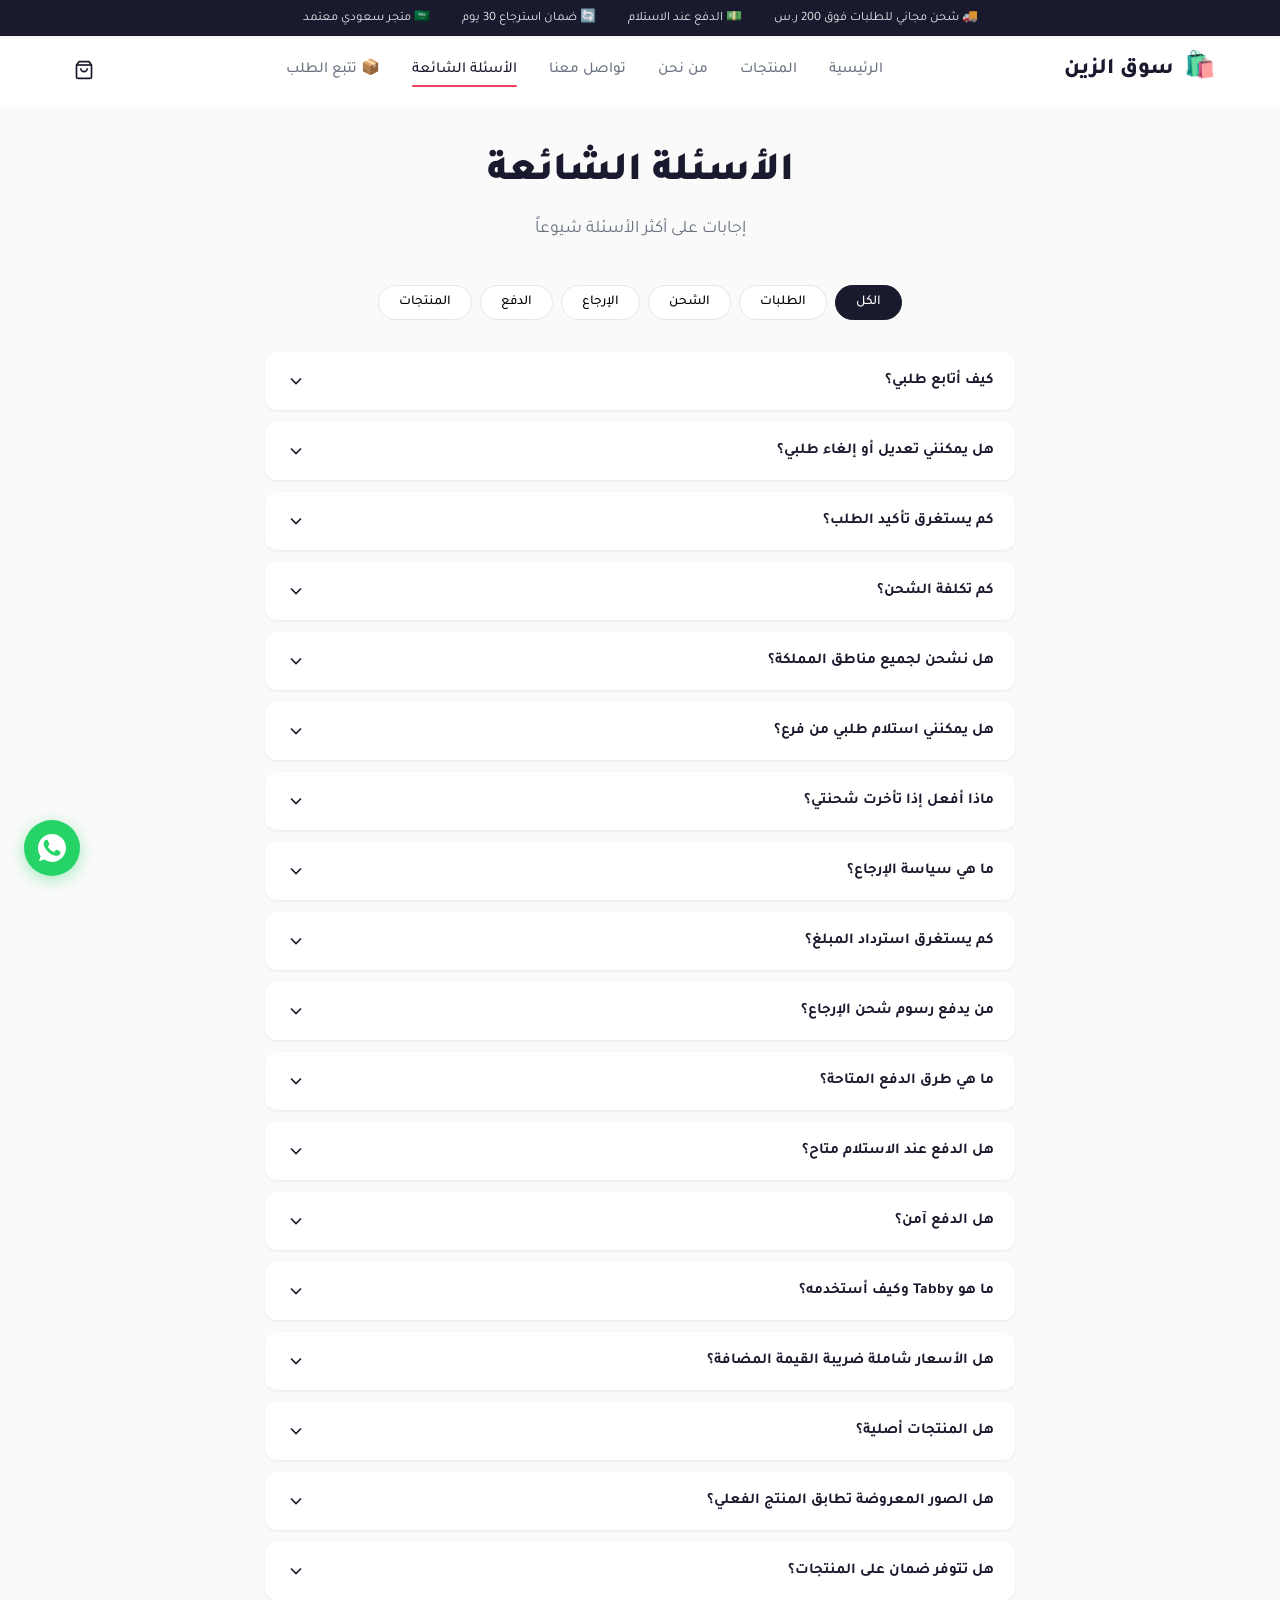
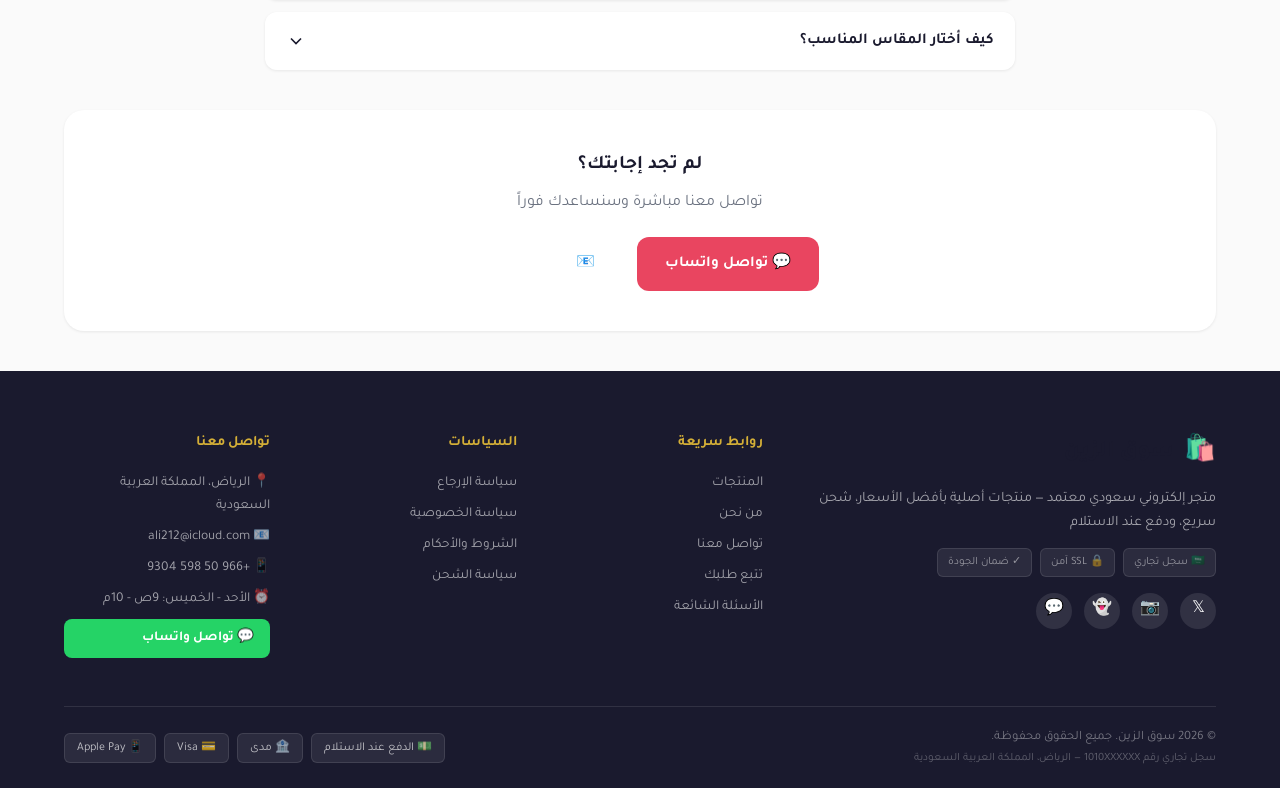
<file: faq.html>
<!DOCTYPE html>
<html lang="ar" dir="rtl">
<head>
  <meta charset="UTF-8">
  <meta name="viewport" content="width=device-width, initial-scale=1.0">
  <title>الأسئلة الشائعة — سوق الزين</title>
  <meta name="description" content="إجابات على أكثر الأسئلة شيوعاً عن الشحن والدفع والإرجاع والمنتجات في سوق الزين.">
  <meta property="og:title" content="الأسئلة الشائعة — سوق الزين">
  <meta property="og:description" content="إجابات على أكثر الأسئلة شيوعاً عن الشحن والدفع والإرجاع والمنتجات في سوق الزين.">
  <meta property="og:type" content="website">
  <meta property="og:url" content="https://az212z.github.io/souq-alzein/faq.html">
  <meta property="og:locale" content="ar_SA">
  <meta property="og:site_name" content="سوق الزين">
  <link rel="canonical" href="https://az212z.github.io/souq-alzein/faq.html">
  <link rel="icon" href="data:image/svg+xml,<svg xmlns='http://www.w3.org/2000/svg' viewBox='0 0 100 100'><text y='.9em' font-size='90'>🛍️</text></svg>">
  <link rel="stylesheet" href="css/style.css">
  <link rel="preconnect" href="https://fonts.googleapis.com">
  <link rel="preconnect" href="https://fonts.gstatic.com" crossorigin>
  <link href="https://fonts.googleapis.com/css2?family=Tajawal:wght@300;400;500;700;800;900&display=swap" rel="stylesheet">
</head>
<body>
  <!-- Top Bar -->
  <div class="top-bar">
    <div class="container top-bar-inner">
      <div class="top-bar-item">🚚 شحن مجاني للطلبات فوق 200 ر.س</div>
      <div class="top-bar-item">💵 الدفع عند الاستلام</div>
      <div class="top-bar-item">🔄 ضمان استرجاع 30 يوم</div>
      <div class="top-bar-item">🇸🇦 متجر سعودي معتمد</div>
    </div>
  </div>

  <!-- Header -->
  <header class="header" id="header">
    <div class="container header-inner">
      <a href="index.html" class="logo">
        <span class="logo-icon">🛍️</span>
        <span class="logo-text">سوق الزين</span>
      </a>
      <nav class="nav" id="nav">
        <a href="index.html" class="nav-link">الرئيسية</a>
        <a href="products.html" class="nav-link">المنتجات</a>
        <a href="about.html" class="nav-link">من نحن</a>
        <a href="contact.html" class="nav-link">تواصل معنا</a>
        <a href="faq.html" class="nav-link active">الأسئلة الشائعة</a>
        <a href="track.html" class="nav-link">📦 تتبع الطلب</a>
      </nav>
      <div class="header-actions">
        <a href="cart.html" class="cart-btn" id="cartBtn">
          <svg width="20" height="20" viewBox="0 0 24 24" fill="none" stroke="currentColor" stroke-width="2"><path d="M6 2 3 6v14a2 2 0 0 0 2 2h14a2 2 0 0 0 2-2V6l-3-4Z"/><path d="M3 6h18"/><path d="M16 10a4 4 0 0 1-8 0"/></svg>
          <span class="cart-count" id="cartCount">0</span>
        </a>
        <button class="menu-btn" id="menuToggle" aria-label="القائمة">
          <svg width="24" height="24" viewBox="0 0 24 24" fill="none" stroke="currentColor" stroke-width="2"><path d="M3 12h18M3 6h18M3 18h18"/></svg>
        </button>
      </div>
    </div>
  </header>

  <main class="faq-page">
    <div class="container">
      <div class="page-header">
        <h1>الأسئلة الشائعة</h1>
        <p>إجابات على أكثر الأسئلة شيوعاً</p>
      </div>

      <div class="faq-categories">
        <button class="faq-cat-btn active" data-cat="all">الكل</button>
        <button class="faq-cat-btn" data-cat="orders">الطلبات</button>
        <button class="faq-cat-btn" data-cat="shipping">الشحن</button>
        <button class="faq-cat-btn" data-cat="returns">الإرجاع</button>
        <button class="faq-cat-btn" data-cat="payment">الدفع</button>
        <button class="faq-cat-btn" data-cat="products">المنتجات</button>
      </div>

      <div class="faq-list">
        <!-- الطلبات -->
        <div class="faq-item" data-cat="orders">
          <button class="faq-question">كيف أتابع طلبي؟<svg width="20" height="20" viewBox="0 0 24 24" fill="none" stroke="currentColor" stroke-width="2"><path d="m6 9 6 6 6-6"/></svg></button>
          <div class="faq-answer"><p>بعد تأكيد طلبك، ستصلك رسالة برقم التتبع عبر الواتساب والبريد الإلكتروني. يمكنك متابعة شحنتك لحظة بلحظة من صفحة <a href="track.html">تتبع الطلب</a>، أو التواصل معنا مباشرة على واتساب.</p></div>
        </div>
        <div class="faq-item" data-cat="orders">
          <button class="faq-question">هل يمكنني تعديل أو إلغاء طلبي؟<svg width="20" height="20" viewBox="0 0 24 24" fill="none" stroke="currentColor" stroke-width="2"><path d="m6 9 6 6 6-6"/></svg></button>
          <div class="faq-answer"><p>يمكنك تعديل أو إلغاء طلبك خلال ساعة من تقديمه. بعد ذلك، يبدأ الطلب مرحلة المعالجة ولن يمكن تعديله. تواصل معنا فوراً على واتساب إذا احتجت مساعدة.</p></div>
        </div>
        <div class="faq-item" data-cat="orders">
          <button class="faq-question">كم يستغرق تأكيد الطلب؟<svg width="20" height="20" viewBox="0 0 24 24" fill="none" stroke="currentColor" stroke-width="2"><path d="m6 9 6 6 6-6"/></svg></button>
          <div class="faq-answer"><p>يتم تأكيد الطلب خلال ساعات قليلة من تقديمه. ستصلك رسالة تأكيد عبر الواتساب والبريد الإلكتروني تتضمن تفاصيل الطلب ورقم التتبع.</p></div>
        </div>

        <!-- الشحن -->
        <div class="faq-item" data-cat="shipping">
          <button class="faq-question">كم تكلفة الشحن؟<svg width="20" height="20" viewBox="0 0 24 24" fill="none" stroke="currentColor" stroke-width="2"><path d="m6 9 6 6 6-6"/></svg></button>
          <div class="faq-answer"><p>الشحن مجاني للطلبات فوق 200 ريال سعودي. للطلبات أقل من ذلك، رسوم الشحن 25 ريال. التوصيل خلال 2-5 أيام عمل لجميع مناطق المملكة.</p></div>
        </div>
        <div class="faq-item" data-cat="shipping">
          <button class="faq-question">هل نشحن لجميع مناطق المملكة؟<svg width="20" height="20" viewBox="0 0 24 24" fill="none" stroke="currentColor" stroke-width="2"><path d="m6 9 6 6 6-6"/></svg></button>
          <div class="faq-answer"><p>نعم! نشحن لجميع مدن ومناطق المملكة العربية السعودية. المدن الرئيسية (الرياض، جدة، الدمام) خلال 2-3 أيام عمل، والمناطق الأخرى خلال 3-5 أيام عمل، والمناطق البعيدة خلال 5-7 أيام عمل.</p></div>
        </div>
        <div class="faq-item" data-cat="shipping">
          <button class="faq-question">هل يمكنني استلام طلبي من فرع؟<svg width="20" height="20" viewBox="0 0 24 24" fill="none" stroke="currentColor" stroke-width="2"><path d="m6 9 6 6 6-6"/></svg></button>
          <div class="faq-answer"><p>حالياً نعمل بنظام التوصيل المباشر لباب المنزل فقط. لا يتوفر استلام من فرع في الوقت الحالي.</p></div>
        </div>
        <div class="faq-item" data-cat="shipping">
          <button class="faq-question">ماذا أفعل إذا تأخرت شحنتي؟<svg width="20" height="20" viewBox="0 0 24 24" fill="none" stroke="currentColor" stroke-width="2"><path d="m6 9 6 6 6-6"/></svg></button>
          <div class="faq-answer"><p>إذا تجاوزت مدة التوصيل المتوقعة، تواصل معنا فوراً عبر واتساب على الرقم +966505989304 وسنتابع الأمر مع شركة الشحن ونحل المشكلة بأسرع وقت.</p></div>
        </div>

        <!-- الإرجاع -->
        <div class="faq-item" data-cat="returns">
          <button class="faq-question">ما هي سياسة الإرجاع؟<svg width="20" height="20" viewBox="0 0 24 24" fill="none" stroke="currentColor" stroke-width="2"><path d="m6 9 6 6 6-6"/></svg></button>
          <div class="faq-answer"><p>يمكنك إرجاع أي منتج خلال 30 يوم من الاستلام إذا كان بحالته الأصلية وغير مستخدم وفي تغليفه الأصلي. المنتجات المخصصة والمعروضة بخصم نهائي لا تقبل الإرجاع.</p></div>
        </div>
        <div class="faq-item" data-cat="returns">
          <button class="faq-question">كم يستغرق استرداد المبلغ؟<svg width="20" height="20" viewBox="0 0 24 24" fill="none" stroke="currentColor" stroke-width="2"><path d="m6 9 6 6 6-6"/></svg></button>
          <div class="faq-answer"><p>بعد استلام المنتج المرجع وفحصه، يتم استرداد المبلغ خلال 5-10 أيام عمل حسب طريقة الدفع الأصلية. إذا دفعت عند الاستلام، يمكننا التحويل لحسابك البنكي.</p></div>
        </div>
        <div class="faq-item" data-cat="returns">
          <button class="faq-question">من يدفع رسوم شحن الإرجاع؟<svg width="20" height="20" viewBox="0 0 24 24" fill="none" stroke="currentColor" stroke-width="2"><path d="m6 9 6 6 6-6"/></svg></button>
          <div class="faq-answer"><p>إذا كان الإرجاع بسبب عيب في المنتج أو خطأ من طرفنا، نحن نتحمل رسوم الشحن. إذا كان الإرجاع لعدم رضا عن المنتج، يتحمل المشتري رسوم الشحن.</p></div>
        </div>

        <!-- الدفع -->
        <div class="faq-item" data-cat="payment">
          <button class="faq-question">ما هي طرق الدفع المتاحة؟<svg width="20" height="20" viewBox="0 0 24 24" fill="none" stroke="currentColor" stroke-width="2"><path d="m6 9 6 6 6-6"/></svg></button>
          <div class="faq-answer"><p>نقبل: الدفع عند الاستلام، مدى، Visa، Mastercard، Apple Pay، STC Pay، وتقسيط Tabby (بدون فوائد). جميع المعاملات الإلكترونية عبر بوابة Moyasar المعتمدة في السعودية.</p></div>
        </div>
        <div class="faq-item" data-cat="payment">
          <button class="faq-question">هل الدفع عند الاستلام متاح؟<svg width="20" height="20" viewBox="0 0 24 24" fill="none" stroke="currentColor" stroke-width="2"><path d="m6 9 6 6 6-6"/></svg></button>
          <div class="faq-answer"><p>نعم! الدفع عند الاستلام متاح لجميع الطلبات داخل المملكة. ادفع نقداً أو ببطاقة مدى لمندوب التوصيل عند استلام شحنتك.</p></div>
        </div>
        <div class="faq-item" data-cat="payment">
          <button class="faq-question">هل الدفع آمن؟<svg width="20" height="20" viewBox="0 0 24 24" fill="none" stroke="currentColor" stroke-width="2"><path d="m6 9 6 6 6-6"/></svg></button>
          <div class="faq-answer"><p>بالتأكيد! نستخدم تشفير SSL 256-bit ونلتزم بأعلى معايير أمان الدفع الإلكتروني PCI DSS. بياناتك المالية لا نخزنها أبداً.</p></div>
        </div>
        <div class="faq-item" data-cat="payment">
          <button class="faq-question">ما هو Tabby وكيف أستخدمه؟<svg width="20" height="20" viewBox="0 0 24 24" fill="none" stroke="currentColor" stroke-width="2"><path d="m6 9 6 6 6-6"/></svg></button>
          <div class="faq-answer"><p>Tabby يتيحك تدفع على 4 دفعات بدون فوائد! اختار Tabby عند الدفع وادفع ربع المبلغ فقط والباقي على 3 دفعات شهرية. بدون رسوم إضافية طالما سددت في الوقت المحدد.</p></div>
        </div>
        <div class="faq-item" data-cat="payment">
          <button class="faq-question">هل الأسعار شاملة ضريبة القيمة المضافة؟<svg width="20" height="20" viewBox="0 0 24 24" fill="none" stroke="currentColor" stroke-width="2"><path d="m6 9 6 6 6-6"/></svg></button>
          <div class="faq-answer"><p>نعم، جميع الأسعار المعروضة على الموقع شاملة ضريبة القيمة المضافة (15%). ما تراه هو ما تدفعه — بدون مفاجآت.</p></div>
        </div>

        <!-- المنتجات -->
        <div class="faq-item" data-cat="products">
          <button class="faq-question">هل المنتجات أصلية؟<svg width="20" height="20" viewBox="0 0 24 24" fill="none" stroke="currentColor" stroke-width="2"><path d="m6 9 6 6 6-6"/></svg></button>
          <div class="faq-answer"><p>نعم، جميع منتجاتنا أصلية ومضمونة 100%. كل منتج يمر بفحص جودة قبل الشحن. نحن لا نبيع منتجات مقلدة أو تقليد أبداً.</p></div>
        </div>
        <div class="faq-item" data-cat="products">
          <button class="faq-question">هل الصور المعروضة تطابق المنتج الفعلي؟<svg width="20" height="20" viewBox="0 0 24 24" fill="none" stroke="currentColor" stroke-width="2"><path d="m6 9 6 6 6-6"/></svg></button>
          <div class="faq-answer"><p>نسعى لتقديم صور دقيقة لكل منتج. قد توجد اختلافات بسيطة بسبب الإضاءة أو الشاشة، لكننا نضمن أن المنتج يطابق الوصف المكتوب. إذا لم يرضك، يمكنك إرجاعه خلال 30 يوم.</p></div>
        </div>
        <div class="faq-item" data-cat="products">
          <button class="faq-question">هل تتوفر ضمان على المنتجات؟<svg width="20" height="20" viewBox="0 0 24 24" fill="none" stroke="currentColor" stroke-width="2"><path d="m6 9 6 6 6-6"/></svg></button>
          <div class="faq-answer"><p>بعض المنتجات تأتي بضمان من الشركة المصنعة (مذكور في صفحة المنتج). بالإضافة لذلك، نقدم ضمان استرجاع 30 يوم على جميع المنتجات.</p></div>
        </div>
        <div class="faq-item" data-cat="products">
          <button class="faq-question">كيف أختار المقاس المناسب؟<svg width="20" height="20" viewBox="0 0 24 24" fill="none" stroke="currentColor" stroke-width="2"><path d="m6 9 6 6 6-6"/></svg></button>
          <div class="faq-answer"><p>تجد جدول المقاسات في صفحة كل منتج ينطبق عليه. إذا كنت متردد، تواصل معنا عبر واتساب وسنساعدك باختيار المقاس المناسب.</p></div>
        </div>
      </div>

      <div class="faq-cta">
        <h3>لم تجد إجابتك؟</h3>
        <p>تواصل معنا مباشرة وسنساعدك فوراً</p>
        <div style="display:flex;gap:12px;justify-content:center;flex-wrap:wrap;margin-top:16px">
          <a href="https://wa.me/966505989304?text=%D8%A7%D9%84%D8%B3%D9%84%D8%A7%D9%85%20%D8%B9%D9%84%D9%8A%D9%83%D9%85%20%D8%A3%D8%A8%D8%BA%D9%89%20%D8%A7%D8%B3%D8%AA%D9%81%D8%B3%D8%A7%D8%B1" class="btn btn-primary" target="_blank" rel="noopener">💬 تواصل واتساب</a>
          <a href="contact.html" class="btn btn-outline">📧 أرسل رسالة</a>
        </div>
      </div>
    </div>
  </main>

  <!-- Footer -->
  <footer class="footer">
    <div class="container">
      <div class="footer-grid">
        <div class="footer-brand">
          <a href="index.html" class="logo">
            <span class="logo-icon">🛍️</span>
            <span class="logo-text">سوق الزين</span>
          </a>
          <p>متجر إلكتروني سعودي معتمد — منتجات أصلية بأفضل الأسعار، شحن سريع، ودفع عند الاستلام</p>
          <div class="footer-cert">
            <span class="cert-badge">🇸🇦 سجل تجاري</span>
            <span class="cert-badge">🔒 SSL آمن</span>
            <span class="cert-badge">✓ ضمان الجودة</span>
          </div>
          <div class="social-links">
            <a href="#" aria-label="تويتر">𝕏</a>
            <a href="#" aria-label="انستغرام">📷</a>
            <a href="#" aria-label="سناب شات">👻</a>
            <a href="https://wa.me/966505989304" aria-label="واتساب">💬</a>
          </div>
        </div>
        <div class="footer-links">
          <h4>روابط سريعة</h4>
          <a href="products.html">المنتجات</a>
          <a href="about.html">من نحن</a>
          <a href="contact.html">تواصل معنا</a>
          <a href="track.html">تتبع طلبك</a>
          <a href="faq.html">الأسئلة الشائعة</a>
        </div>
        <div class="footer-links">
          <h4>السياسات</h4>
          <a href="policy.html">سياسة الإرجاع</a>
          <a href="policy.html">سياسة الخصوصية</a>
          <a href="policy.html">الشروط والأحكام</a>
          <a href="policy.html">سياسة الشحن</a>
        </div>
        <div class="footer-links">
          <h4>تواصل معنا</h4>
          <p>📍 الرياض، المملكة العربية السعودية</p>
          <p>📧 ali212@icloud.com</p>
          <p>📱 +966 50 598 9304</p>
          <p>⏰ الأحد - الخميس: 9ص - 10م</p>
          <a href="https://wa.me/966505989304" class="footer-whatsapp">💬 تواصل واتساب</a>
        </div>
      </div>
      <div class="footer-bottom">
        <div class="footer-bottom-left">
          <p>© 2026 سوق الزين. جميع الحقوق محفوظة.</p>
          <p class="footer-cr">سجل تجاري رقم 1010XXXXXX — الرياض، المملكة العربية السعودية</p>
        </div>
        <div class="payment-methods">
          <span class="pay-badge">💵 الدفع عند الاستلام</span>
          <span class="pay-badge">🏦 مدى</span>
          <span class="pay-badge">💳 Visa</span>
          <span class="pay-badge">📱 Apple Pay</span>
        </div>
      </div>
    </div>
  </footer>

  <script src="js/data.js"></script>
  <script src="js/cart.js"></script>
  <script src="js/order.js"></script>
  <script src="js/app.js"></script>

  <!-- WhatsApp Float -->
  <a href="https://wa.me/966505989304?text=%D8%A7%D9%84%D8%B3%D9%84%D8%A7%D9%85%20%D8%B9%D9%84%D9%8A%D9%83%D9%85%20%D8%A3%D8%A8%D8%BA%D9%89%20%D8%A7%D8%B3%D8%AA%D9%81%D8%B3%D8%A7%D8%B1" class="whatsapp-float" target="_blank" rel="noopener" aria-label="تواصل واتساب">
    <svg viewBox="0 0 32 32" width="28" height="28" fill="currentColor"><path d="M16.004 0h-.008C7.174 0 0 7.176 0 16.004c0 3.5 1.136 6.744 3.052 9.378L1.056 31.2l6.098-1.952A15.9 15.9 0 0016.004 32C24.826 32 32 24.824 32 16.004S24.826 0 16.004 0zm9.312 22.61c-.39 1.1-2.296 2.1-3.178 2.234-.816.122-1.848.174-2.98-.19a27.1 27.1 0 01-2.704-1c-4.756-2.058-7.86-6.9-8.096-7.224-.236-.312-1.938-2.582-1.938-4.922s1.226-3.488 1.66-3.964c.434-.476.948-.596 1.264-.596.316 0 .632.002.908.016.292.014.682-.11 1.068.814.39.936 1.33 3.254 1.448 3.49.118.236.196.512.04.826-.158.316-.236.512-.472.79-.236.276-.498.618-.71.828-.236.236-.484.492-.208.964.276.472 1.226 2.024 2.63 3.28 1.808 1.612 3.334 2.112 3.808 2.35.472.236.748.196 1.026-.118.276-.316 1.184-1.38 1.5-1.856.316-.472.632-.392 1.068-.236.434.158 2.744 1.294 3.218 1.53.472.236.79.354.908.55.118.196.118 1.136-.272 2.234z"/></svg>
  </a>
</body>
</html>
</file>
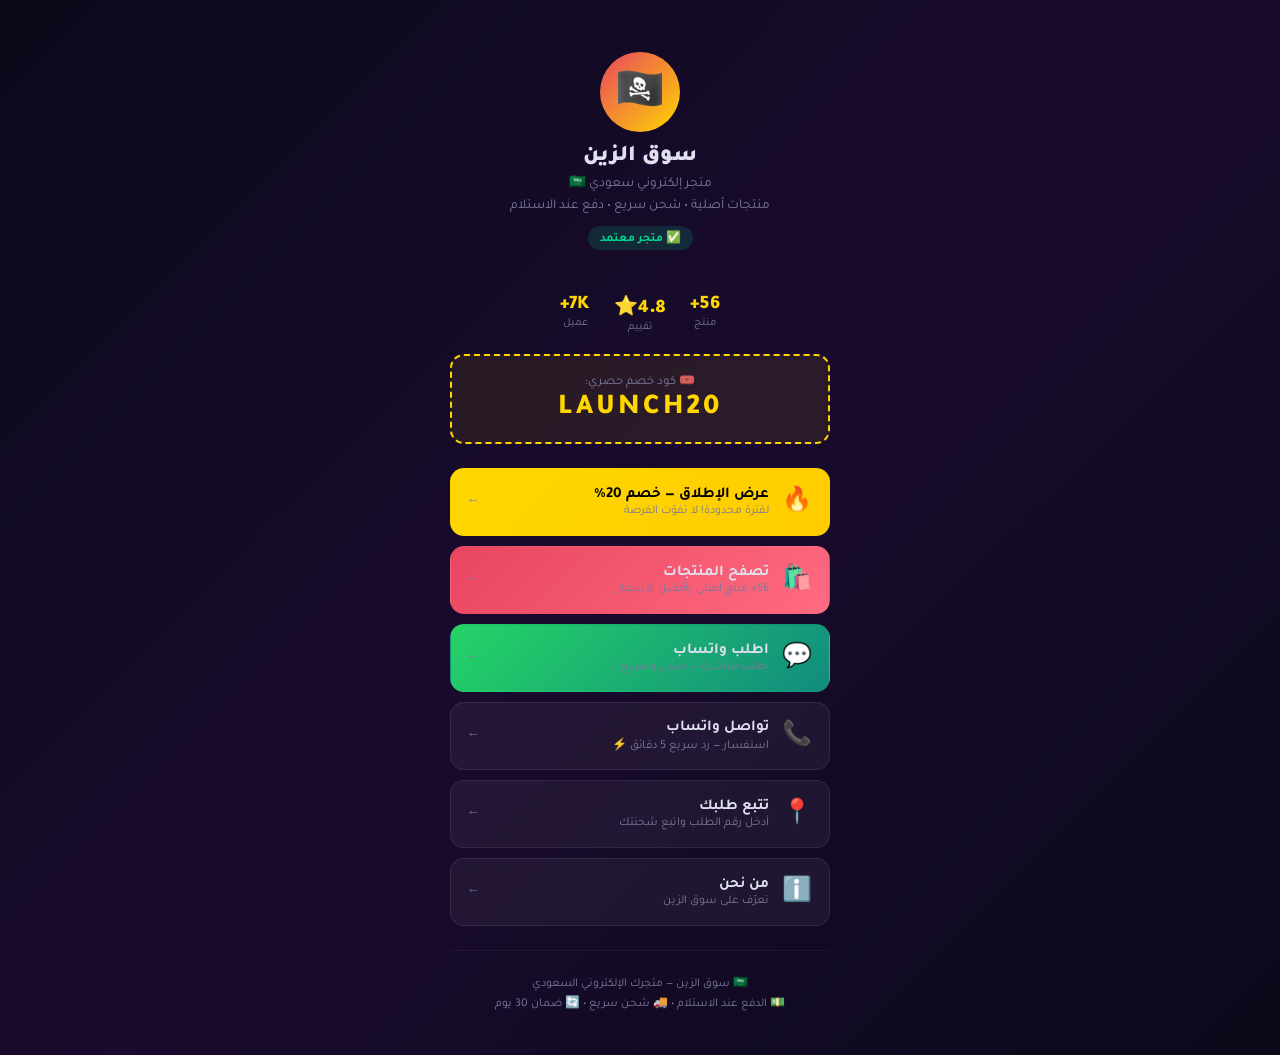
<file: links.html>
<!DOCTYPE html>
<html lang="ar" dir="rtl">
<head>
  <meta charset="UTF-8">
  <meta name="viewport" content="width=device-width, initial-scale=1.0">
  <title>سوق الزين 🏴‍☠️ — الروابط</title>
  <meta name="description" content="سوق الزين — متجرك الإلكتروني السعودي. منتجات أصلية، شحن سريع، دفع عند الاستلام.">
  <meta property="og:title" content="سوق الزين 🏴‍☠️ — متجرك السعودي">
  <meta property="og:description" content="منتجات أصلية مختارة بعناية — شحن سريع، دفع عند الاستلام، ضمان استرجاع 30 يوم">
  <meta property="og:url" content="https://az212z.github.io/souq-alzein/links.html">
  <link rel="icon" href="data:image/svg+xml,<svg xmlns='http://www.w3.org/2000/svg' viewBox='0 0 100 100'><text y='.9em' font-size='90'>🏴‍☠️</text></svg>">
  <link href="https://fonts.googleapis.com/css2?family=Tajawal:wght@400;700;800;900&display=swap" rel="stylesheet">
  <style>
    * { margin: 0; padding: 0; box-sizing: border-box; }
    body { font-family: 'Tajawal', sans-serif; background: linear-gradient(135deg, #0a0a1a 0%, #1a0a2e 50%, #0a0a1a 100%); color: #e0e0f0; min-height: 100vh; }
    .container { max-width: 420px; margin: 0 auto; padding: 20px; }
    .profile { text-align: center; padding: 32px 0 24px; }
    .avatar { width: 80px; height: 80px; background: linear-gradient(135deg, #e94560, #ffd700); border-radius: 50%; display: flex; align-items: center; justify-content: center; font-size: 2.5rem; margin: 0 auto 12px; }
    .name { font-size: 1.4rem; font-weight: 900; }
    .bio { color: #7a7a9a; font-size: .85rem; margin-top: 4px; line-height: 1.6; }
    .badge { display: inline-block; background: rgba(0,214,143,.15); color: #00d68f; padding: 4px 12px; border-radius: 20px; font-size: .75rem; font-weight: 700; margin-top: 8px; }

    .links { display: flex; flex-direction: column; gap: 10px; margin: 24px 0; }
    .link { display: flex; align-items: center; gap: 12px; padding: 16px; background: rgba(255,255,255,.05); border: 1px solid rgba(255,255,255,.08); border-radius: 14px; text-decoration: none; color: #e0e0f0; transition: all .3s; }
    .link:hover { background: rgba(255,255,255,.1); border-color: #e94560; transform: translateX(-4px); }
    .link-icon { font-size: 1.5rem; min-width: 32px; text-align: center; }
    .link-info { flex: 1; }
    .link-title { font-weight: 700; font-size: .95rem; }
    .link-desc { font-size: .75rem; color: #7a7a9a; }
    .link-arrow { color: #7a7a9a; font-size: .8rem; }

    .link.primary { background: linear-gradient(135deg, #e94560, #ff6b81); border-color: transparent; }
    .link.primary:hover { transform: translateX(-4px) scale(1.02); }
    .link.wa { background: linear-gradient(135deg, #25D366, #128C7E); border-color: transparent; }
    .link.wa:hover { transform: translateX(-4px) scale(1.02); }
    .link.offer { background: linear-gradient(135deg, #ffd700, #ffcc00); color: #000; border-color: transparent; }
    .link.offer:hover { transform: translateX(-4px) scale(1.02); }

    .coupon-box { background: rgba(255,215,0,.08); border: 2px dashed #ffd700; border-radius: 14px; padding: 16px; text-align: center; margin: 16px 0; }
    .coupon-label { font-size: .8rem; color: #7a7a9a; }
    .coupon-code { font-size: 1.8rem; font-weight: 900; color: #ffd700; letter-spacing: 3px; }

    .stats { display: flex; justify-content: center; gap: 24px; margin: 20px 0; }
    .stat { text-align: center; }
    .stat-num { font-size: 1.2rem; font-weight: 900; color: #ffd700; }
    .stat-label { font-size: .7rem; color: #7a7a9a; }

    .footer { text-align: center; padding: 24px 0; border-top: 1px solid rgba(255,255,255,.05); margin-top: 16px; }
    .footer p { color: #7a7a9a; font-size: .75rem; }
  </style>
</head>
<body>
  <div class="container">
    <div class="profile">
      <div class="avatar">🏴‍☠️</div>
      <div class="name">سوق الزين</div>
      <div class="bio">متجر إلكتروني سعودي 🇸🇦<br>منتجات أصلية • شحن سريع • دفع عند الاستلام</div>
      <div class="badge">✅ متجر معتمد</div>
    </div>

    <div class="stats">
      <div class="stat"><div class="stat-num">56+</div><div class="stat-label">منتج</div></div>
      <div class="stat"><div class="stat-num">4.8⭐</div><div class="stat-label">تقييم</div></div>
      <div class="stat"><div class="stat-num">7K+</div><div class="stat-label">عميل</div></div>
    </div>

    <div class="coupon-box">
      <div class="coupon-label">🎟️ كود خصم حصري:</div>
      <div class="coupon-code">LAUNCH20</div>
    </div>

    <div class="links">
      <a href="offer.html" class="link offer">
        <span class="link-icon">🔥</span>
        <div class="link-info"><div class="link-title">عرض الإطلاق — خصم 20%</div><div class="link-desc">لفترة محدودة! لا تفوّت الفرصة</div></div>
        <span class="link-arrow">←</span>
      </a>
      <a href="products.html" class="link primary">
        <span class="link-icon">🛍️</span>
        <div class="link-info"><div class="link-title">تصفح المنتجات</div><div class="link-desc">56+ منتج أصلي بأفضل الأسعار</div></div>
        <span class="link-arrow">←</span>
      </a>
      <a href="whatsapp-order.html" class="link wa">
        <span class="link-icon">💬</span>
        <div class="link-info"><div class="link-title">اطلب واتساب</div><div class="link-desc">اطلب مباشرة — سهل وسريع!</div></div>
        <span class="link-arrow">←</span>
      </a>
      <a href="https://wa.me/966505989304?text=%D9%85%D8%B1%D8%AD%D8%A8%D8%A7%D8%8B%20%D8%8C%20%D8%A3%D8%A8%D8%BA%D9%89%20%D8%A7%D9%84%D8%A7%D8%B3%D8%AA%D9%81%D8%B3%D8%A7%D8%B1%20%D8%B9%D9%86%20%D8%B3%D9%88%D9%82%20%D8%A7%D9%84%D8%B2%D9%8A%D9%86" class="link" target="_blank">
        <span class="link-icon">📞</span>
        <div class="link-info"><div class="link-title">تواصل واتساب</div><div class="link-desc">استفسار — رد سريع 5 دقائق ⚡</div></div>
        <span class="link-arrow">←</span>
      </a>
      <a href="track.html" class="link">
        <span class="link-icon">📍</span>
        <div class="link-info"><div class="link-title">تتبع طلبك</div><div class="link-desc">أدخل رقم الطلب واتبع شحنتك</div></div>
        <span class="link-arrow">←</span>
      </a>
      <a href="about.html" class="link">
        <span class="link-icon">ℹ️</span>
        <div class="link-info"><div class="link-title">من نحن</div><div class="link-desc">تعرّف على سوق الزين</div></div>
        <span class="link-arrow">←</span>
      </a>
    </div>

    <div class="footer">
      <p>🇸🇦 سوق الزين — متجرك الإلكتروني السعودي</p>
      <p style="margin-top:4px;">💵 الدفع عند الاستلام • 🚚 شحن سريع • 🔄 ضمان 30 يوم</p>
    </div>
  </div>
</body>
</html>
</file>
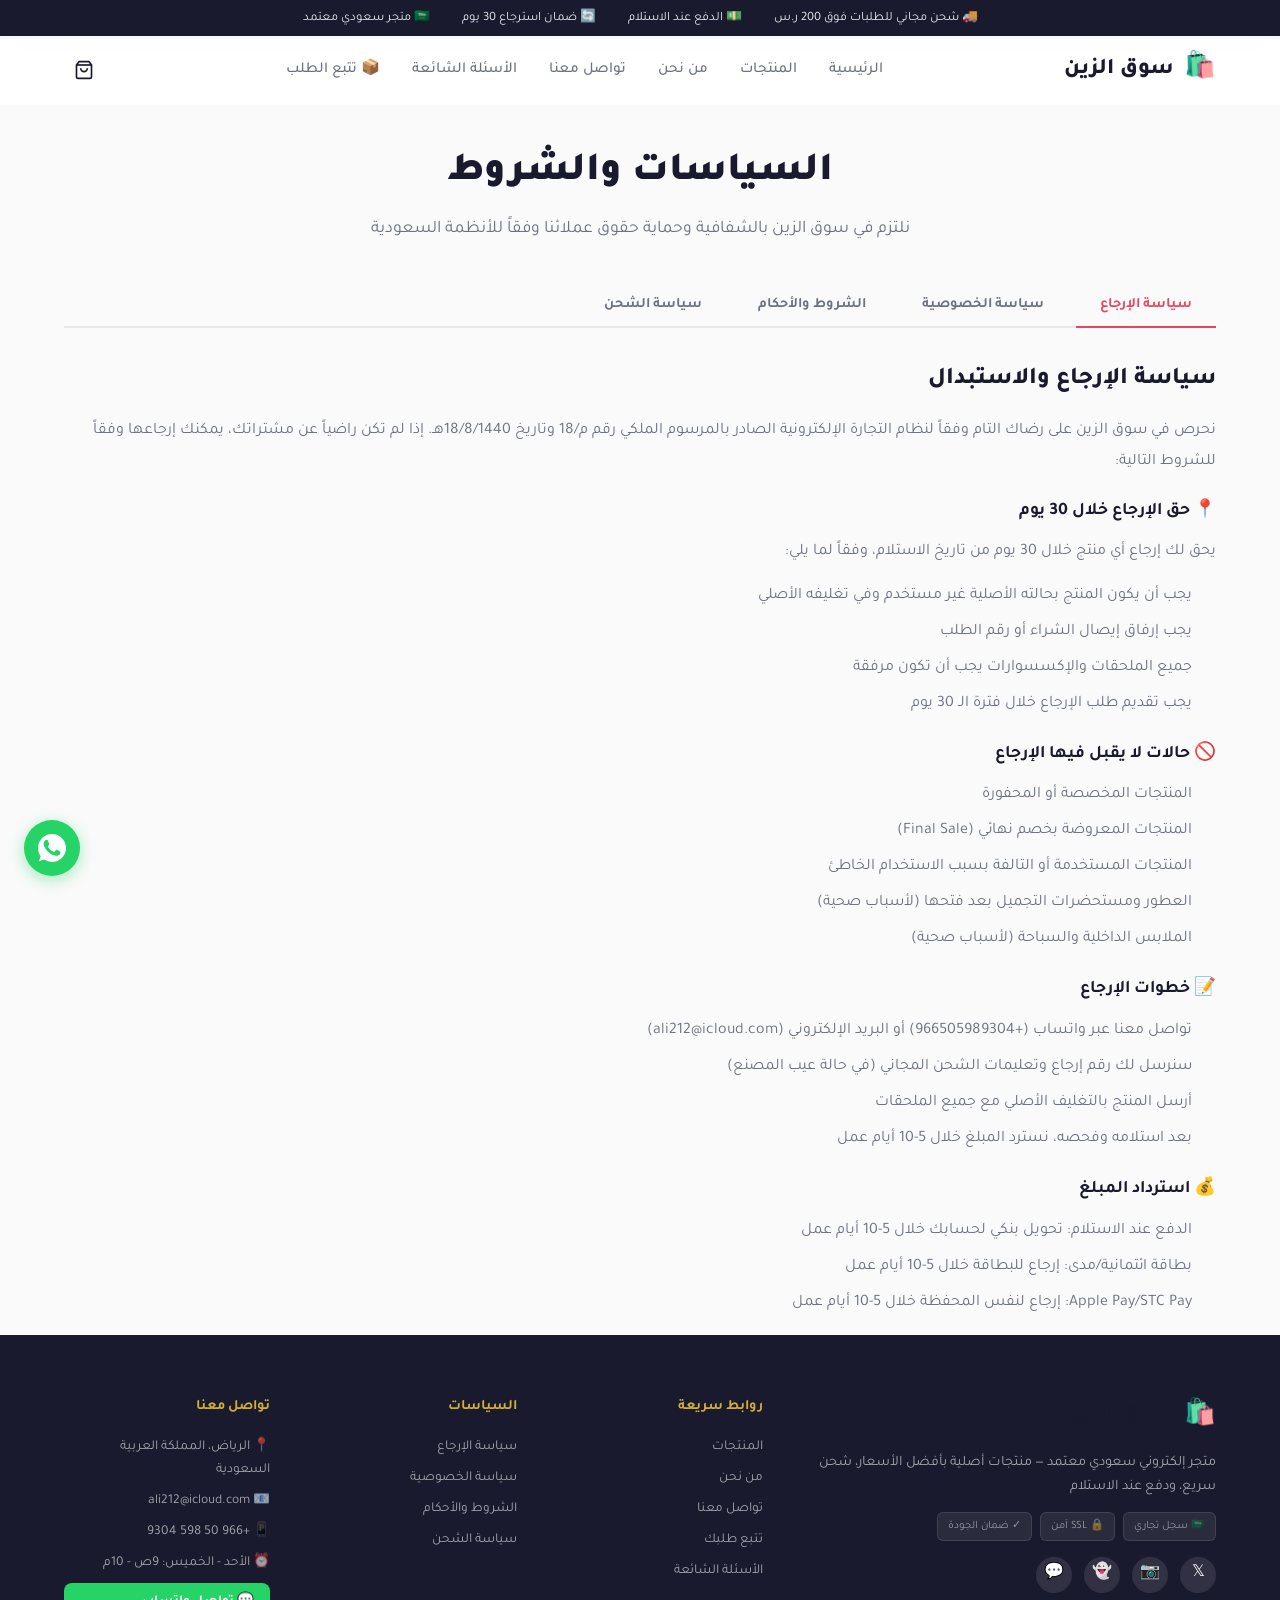
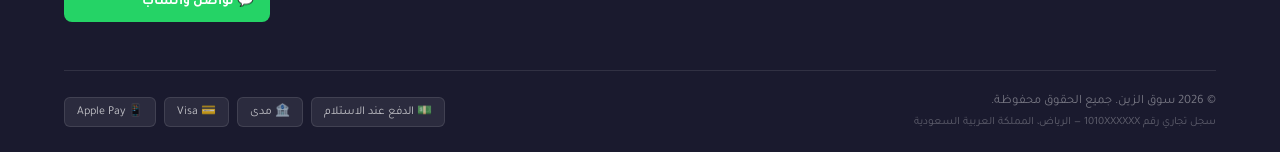
<file: policy.html>
<!DOCTYPE html>
<html lang="ar" dir="rtl">
<head>
  <meta charset="UTF-8">
  <meta name="viewport" content="width=device-width, initial-scale=1.0">
  <title>السياسات — سوق الزين</title>
  <meta name="description" content="سياسات سوق الزين — إرجاع 30 يوم، خصوصية بياناتك، شحن لجميع مناطق السعودية، وشروط الاستخدام.">
  <meta property="og:title" content="السياسات — سوق الزين">
  <meta property="og:description" content="سياسات سوق الزين — إرجاع 30 يوم، خصوصية بياناتك، شحن لجميع مناطق السعودية، وشروط الاستخدام.">
  <meta property="og:type" content="website">
  <meta property="og:url" content="https://az212z.github.io/souq-alzein/policy.html">
  <meta property="og:locale" content="ar_SA">
  <meta property="og:site_name" content="سوق الزين">
  <meta name="robots" content="index, follow">
  <link rel="canonical" href="https://az212z.github.io/souq-alzein/policy.html">
  <link rel="icon" href="data:image/svg+xml,<svg xmlns='http://www.w3.org/2000/svg' viewBox='0 0 100 100'><text y='.9em' font-size='90'>🛍️</text></svg>">
  <link rel="stylesheet" href="css/style.css">
  <link rel="preconnect" href="https://fonts.googleapis.com">
  <link rel="preconnect" href="https://fonts.gstatic.com" crossorigin>
  <link href="https://fonts.googleapis.com/css2?family=Tajawal:wght@300;400;500;700;800;900&display=swap" rel="stylesheet">
</head>
<body>
  <!-- Top Bar -->
  <div class="top-bar">
    <div class="container top-bar-inner">
      <div class="top-bar-item">🚚 شحن مجاني للطلبات فوق 200 ر.س</div>
      <div class="top-bar-item">💵 الدفع عند الاستلام</div>
      <div class="top-bar-item">🔄 ضمان استرجاع 30 يوم</div>
      <div class="top-bar-item">🇸🇦 متجر سعودي معتمد</div>
    </div>
  </div>

  <!-- Header -->
  <header class="header" id="header">
    <div class="container header-inner">
      <a href="index.html" class="logo">
        <span class="logo-icon">🛍️</span>
        <span class="logo-text">سوق الزين</span>
      </a>
      <nav class="nav" id="nav">
        <a href="index.html" class="nav-link">الرئيسية</a>
        <a href="products.html" class="nav-link">المنتجات</a>
        <a href="about.html" class="nav-link">من نحن</a>
        <a href="contact.html" class="nav-link">تواصل معنا</a>
        <a href="faq.html" class="nav-link">الأسئلة الشائعة</a>
        <a href="track.html" class="nav-link">📦 تتبع الطلب</a>
      </nav>
      <div class="header-actions">
        <a href="cart.html" class="cart-btn" id="cartBtn">
          <svg width="20" height="20" viewBox="0 0 24 24" fill="none" stroke="currentColor" stroke-width="2"><path d="M6 2 3 6v14a2 2 0 0 0 2 2h14a2 2 0 0 0 2-2V6l-3-4Z"/><path d="M3 6h18"/><path d="M16 10a4 4 0 0 1-8 0"/></svg>
          <span class="cart-count" id="cartCount">0</span>
        </a>
        <button class="menu-btn" id="menuToggle" aria-label="القائمة">
          <svg width="24" height="24" viewBox="0 0 24 24" fill="none" stroke="currentColor" stroke-width="2"><path d="M3 12h18M3 6h18M3 18h18"/></svg>
        </button>
      </div>
    </div>
  </header>

  <main class="policy-page">
    <div class="container">
      <div class="page-header">
        <h1>السياسات والشروط</h1>
        <p>نلتزم في سوق الزين بالشفافية وحماية حقوق عملائنا وفقاً للأنظمة السعودية</p>
      </div>

      <div class="policy-tabs">
        <button class="policy-tab active" data-tab="return">سياسة الإرجاع</button>
        <button class="policy-tab" data-tab="privacy">سياسة الخصوصية</button>
        <button class="policy-tab" data-tab="terms">الشروط والأحكام</button>
        <button class="policy-tab" data-tab="shipping">سياسة الشحن</button>
      </div>

      <div class="policy-content">
        <!-- سياسة الإرجاع -->
        <div class="policy-panel active" id="tab-return">
          <h2>سياسة الإرجاع والاستبدال</h2>
          <p>نحرص في سوق الزين على رضاك التام وفقاً لنظام التجارة الإلكترونية الصادر بالمرسوم الملكي رقم م/18 وتاريخ 18/8/1440هـ. إذا لم تكن راضياً عن مشتراتك، يمكنك إرجاعها وفقاً للشروط التالية:</p>

          <h3>📍 حق الإرجاع خلال 30 يوم</h3>
          <p>يحق لك إرجاع أي منتج خلال 30 يوم من تاريخ الاستلام، وفقاً لما يلي:</p>
          <ul>
            <li>يجب أن يكون المنتج بحالته الأصلية غير مستخدم وفي تغليفه الأصلي</li>
            <li>يجب إرفاق إيصال الشراء أو رقم الطلب</li>
            <li>جميع الملحقات والإكسسوارات يجب أن تكون مرفقة</li>
            <li>يجب تقديم طلب الإرجاع خلال فترة الـ 30 يوم</li>
          </ul>

          <h3>🚫 حالات لا يقبل فيها الإرجاع</h3>
          <ul>
            <li>المنتجات المخصصة أو المحفورة</li>
            <li>المنتجات المعروضة بخصم نهائي (Final Sale)</li>
            <li>المنتجات المستخدمة أو التالفة بسبب الاستخدام الخاطئ</li>
            <li>العطور ومستحضرات التجميل بعد فتحها (لأسباب صحية)</li>
            <li>الملابس الداخلية والسباحة (لأسباب صحية)</li>
          </ul>

          <h3>📝 خطوات الإرجاع</h3>
          <ol>
            <li>تواصل معنا عبر واتساب (+966505989304) أو البريد الإلكتروني (ali212@icloud.com)</li>
            <li>سنرسل لك رقم إرجاع وتعليمات الشحن المجاني (في حالة عيب المصنع)</li>
            <li>أرسل المنتج بالتغليف الأصلي مع جميع الملحقات</li>
            <li>بعد استلامه وفحصه، نسترد المبلغ خلال 5-10 أيام عمل</li>
          </ol>

          <h3>💰 استرداد المبلغ</h3>
          <ul>
            <li>الدفع عند الاستلام: تحويل بنكي لحسابك خلال 5-10 أيام عمل</li>
            <li>بطاقة ائتمانية/مدى: إرجاع للبطاقة خلال 5-10 أيام عمل</li>
            <li>Apple Pay/STC Pay: إرجاع لنفس المحفظة خلال 5-10 أيام عمل</li>
          </ul>
        </div>

        <!-- سياسة الخصوصية -->
        <div class="policy-panel" id="tab-privacy">
          <h2>سياسة الخصوصية وحماية البيانات</h2>
          <p>نلتزم في سوق الزين بحماية خصوصيتك وبياناتك الشخصية وفقاً لأنظمة حماية البيانات الشخصية في المملكة العربية السعودية.</p>

          <h3>📋 المعلومات التي نجمعها</h3>
          <ul>
            <li><strong>معلومات الطلب:</strong> الاسم، رقم الجوال، عنوان الشحن، البريد الإلكتروني</li>
            <li><strong>معلومات الدفع:</strong> تتم معالجتها بأمان عبر بوابة Moyasar ولا نخزنها أبداً</li>
            <li><strong>بيانات التصفح:</strong> عناوين IP، نوع المتصفح، الصفحات المزارة (لتحسين التجربة)</li>
            <li><strong>ملفات تعريف الارتباط:</strong> نستخدم الكوكيز لتحسين تجربة التصفح وتذكر تفضيلاتك</li>
          </ul>

          <h3>🔐 كيف نستخدم معلوماتك</h3>
          <ul>
            <li>معالجة وتوصيل طلباتك</li>
            <li>التواصل بخصوص حالة الطلب عبر الواتساب والبريد الإلكتروني</li>
            <li>تحسين خدماتنا وتجربة المستخدم على الموقع</li>
            <li>إرسال عروض حصرية (يمكنك إلغاء الاشتراك في أي وقت)</li>
            <li>الامتثال للمتطلبات القانونية والتنظيمية</li>
          </ul>

          <h3>🛡️ حماية بياناتك</h3>
          <ul>
            <li>تشفير SSL 256-bit لجميع المعاملات</li>
            <li>التزام بمعايير PCI DSS لأمان الدفع</li>
            <li>لا نشارك بياناتك الشخصية مع أطراف ثالثة بدون إذنك</li>
            <li>بيانات الدفع لا نخزنها أبداً — تتم معالجتها عبر بوابة آمنة</li>
            <li>مراجعة دورية لإجراءات الأمان والحماية</li>
          </ul>

          <h3>📱 الكوكيز والتتبع</h3>
          <p>نستخدم ملفات تعريف الارتباط (Cookies) لتحسين تجربتك. يمكنك التحكم في إعدادات الكوكيز من متصفحك. تعطيل الكوكيز قد يؤثر على بعض وظائف الموقع.</p>

          <h3>📧 التسويق والاتصالات</h3>
          <p>إذا اشتركت في نشرتنا البريدية، يمكنك إلغاء الاشتراك في أي وقت عبر رابط الإلغاء في أي رسالة. لا نرسل رسائل تسويقية بدون موافقتك.</p>

          <h3>⚖️ حقوقك</h3>
          <p>لك الحق في: الوصول لبياناتك، طلب تعديلها، حذفها، والاعتراض على معالجتها. تواصل معنا على ali212@icloud.com لأي طلب يتعلق ببياناتك.</p>
        </div>

        <!-- الشروط والأحكام -->
        <div class="policy-panel" id="tab-terms">
          <h2>الشروط والأحكام</h2>
          <p>آخر تحديث: يونيو 2026</p>
          <p>باستخدام موقع سوق الزين وخدماته، أنت توافق على الشروط التالية. يرجى قراءتها بعناية قبل إتمام أي عملية شراء.</p>

          <h3>📋 عام</h3>
          <ul>
            <li>يجب أن يكون عمرك 18 سنة أو أكثر لإتمام الشراء، أو بإشراف ولي أمر</li>
            <li>نحتفظ بحق تعديل هذه الشروط في أي وقت مع إشعار على الموقع</li>
            <li>استمرارك في استخدام الموقع بعد التعديل يعني موافقتك على الشروط المحدثة</li>
            <li>هذه الشروط محكومة بأنظمة المملكة العربية السعودية</li>
          </ul>

          <h3>💰 الأسعار والدفوعات</h3>
          <ul>
            <li>جميع الأسعار شاملة ضريبة القيمة المضافة (15%)</li>
            <li>نحتفظ بحق تعديل الأسعار بدون إشعار مسبق (لن تؤثر على الطلبات المؤكدة)</li>
            <li>الدفع عند الاستلام متاح لجميع الطلبات داخل المملكة</li>
            <li>الدفع الإلكتروني عبر بوابة Moyasar المعتمدة</li>
          </ul>

          <h3>📦 الطلبات والتوصيل</h3>
          <ul>
            <li>تأكيد الطلب يعني قبول العرض وفق الشروط المذكورة</li>
            <li>نحتفظ بحق رفض أي طلب لأسباب مشروعة</li>
            <li>مدة التوصيل تقريبية وقد تختلف حسب المنطقة</li>
            <li>الصور للأغراض التوضيحية وقد تختلف قليلاً عن المنتج الفعلي</li>
          </ul>

          <h3>🔄 الإرجاع والاستبدال</h3>
          <ul>
            <li>يحق لك إرجاع المنتجات خلال 30 يوم من الاستلام وفقاً لسياسة الإرجاع</li>
            <li>المنتجات المعيبة من المصنع تُستبدل أو تُرد كاملة على نفقتنا</li>
            <li>الإرجاع لعدم الرضا يتحمل المشتري رسوم الشحن</li>
          </ul>

          <h3>⚖️ الملكية الفكرية</h3>
          <ul>
            <li>جميع محتويات الموقع (نصوص، صور، شعارات، تصميم) محمية بقوانين الملكية الفكرية</li>
            <li>يُمنع إعادة استخدام أي محتوى بدون إذن كتابي مسبق</li>
            <li>اسم "سوق الزين" وشعار المتجر علامات تجارية مسجلة</li>
          </ul>

          <h3>🚫 حدود المسؤولية</h3>
          <ul>
            <li>لا نكون مسؤولين عن الأضرار غير المباشرة أو التبعية</li>
            <li>مسؤوليتنا لا تتجاوز قيمة المنتج المشترى</li>
            <li>لا نضمن التوفر الدائم للمنتجات</li>
          </ul>

          <h3>📞 حل النزاعات</h3>
          <p>في حال أي خلاف، نسعى لحله ودياً عبر التواصل المباشر. إذا لم يتم الحل، تطبق أنظمة المملكة العربية السعودية واختصاص محاكم مدينة الرياض.</p>
        </div>

        <!-- سياسة الشحن -->
        <div class="policy-panel" id="tab-shipping">
          <h2>سياسة الشحن والتوصيل</h2>

          <h3>🚚 الشحن المجاني</h3>
          <p>الشحن مجاني لجميع الطلبات فوق 200 ريال سعودي لجميع مناطق المملكة.</p>

          <h3>💰 رسوم الشحن</h3>
          <p>للطلبات أقل من 200 ريال: رسوم شحن ثابتة 25 ريال سعودي.</p>

          <h3>⏱️ مدة التوصيل</h3>
          <ul>
            <li><strong>المدن الرئيسية</strong> (الرياض، جدة، الدمام): 2-3 أيام عمل</li>
            <li><strong>المدن الأخرى:</strong> 3-5 أيام عمل</li>
            <li><strong>المناطق البعيدة:</strong> 5-7 أيام عمل</li>
          </ul>
          <p>تبدأ المدة من تاريخ تأكيد الشحن وليس تاريخ الطلب.</p>

          <h3>📦 شركات الشحن</h3>
          <p>نستخدم شركات شحن معتمدة في السعودية (أرامكس، سمات، DHL) لضمان وصول شحنتك بأمان وسرعة.</p>

          <h3>📍 تتبع الشحنة</h3>
          <p>بعد شحن طلبك، ستصلك رسالة عبر الواتساب والبريد الإلكتروني تحتوي على رقم التتبع ورابط متابعة الشحنة. يمكنك أيضاً متابعة طلبك من <a href="track.html">صفحة تتبع الطلب</a>.</p>

          <h3>🚪 التوصيل</h3>
          <ul>
            <li>التوصيل لباب المنزل لجميع الطلبات</li>
            <li>سيقوم مندوب التوصيل بالاتصال قبل التوصيل</li>
            <li>يرجى التأكد من صحة العنوان ورقم الجوال عند تقديم الطلب</li>
          </ul>

          <h3>❌ فشل التوصيل</h3>
          <p>إذا تعذر التوصيل لسبب يرجع للمشتري (عنوان خاطئ، عدم الرد، رفض الاستلام)، يحق لنا خصم رسوم الشحن من مبلغ الاسترداد في حالة الإرجاع.</p>

          <h3>🌍 الشحن الدولي</h3>
          <p>حالياً نشحن داخل المملكة العربية السعودية فقط. نعمل على إضافة دول الخليج قريباً.</p>
        </div>
      </div>
    </div>
  </main>

  <!-- Footer -->
  <footer class="footer">
    <div class="container">
      <div class="footer-grid">
        <div class="footer-brand">
          <a href="index.html" class="logo">
            <span class="logo-icon">🛍️</span>
            <span class="logo-text">سوق الزين</span>
          </a>
          <p>متجر إلكتروني سعودي معتمد — منتجات أصلية بأفضل الأسعار، شحن سريع، ودفع عند الاستلام</p>
          <div class="footer-cert">
            <span class="cert-badge">🇸🇦 سجل تجاري</span>
            <span class="cert-badge">🔒 SSL آمن</span>
            <span class="cert-badge">✓ ضمان الجودة</span>
          </div>
          <div class="social-links">
            <a href="#" aria-label="تويتر">𝕏</a>
            <a href="#" aria-label="انستغرام">📷</a>
            <a href="#" aria-label="سناب شات">👻</a>
            <a href="https://wa.me/966505989304" aria-label="واتساب">💬</a>
          </div>
        </div>
        <div class="footer-links">
          <h4>روابط سريعة</h4>
          <a href="products.html">المنتجات</a>
          <a href="about.html">من نحن</a>
          <a href="contact.html">تواصل معنا</a>
          <a href="track.html">تتبع طلبك</a>
          <a href="faq.html">الأسئلة الشائعة</a>
        </div>
        <div class="footer-links">
          <h4>السياسات</h4>
          <a href="policy.html">سياسة الإرجاع</a>
          <a href="policy.html">سياسة الخصوصية</a>
          <a href="policy.html">الشروط والأحكام</a>
          <a href="policy.html">سياسة الشحن</a>
        </div>
        <div class="footer-links">
          <h4>تواصل معنا</h4>
          <p>📍 الرياض، المملكة العربية السعودية</p>
          <p>📧 ali212@icloud.com</p>
          <p>📱 +966 50 598 9304</p>
          <p>⏰ الأحد - الخميس: 9ص - 10م</p>
          <a href="https://wa.me/966505989304" class="footer-whatsapp">💬 تواصل واتساب</a>
        </div>
      </div>
      <div class="footer-bottom">
        <div class="footer-bottom-left">
          <p>© 2026 سوق الزين. جميع الحقوق محفوظة.</p>
          <p class="footer-cr">سجل تجاري رقم 1010XXXXXX — الرياض، المملكة العربية السعودية</p>
        </div>
        <div class="payment-methods">
          <span class="pay-badge">💵 الدفع عند الاستلام</span>
          <span class="pay-badge">🏦 مدى</span>
          <span class="pay-badge">💳 Visa</span>
          <span class="pay-badge">📱 Apple Pay</span>
        </div>
      </div>
    </div>
  </footer>

  <script src="js/data.js"></script>
  <script src="js/cart.js"></script>
  <script src="js/order.js"></script>
  <script src="js/app.js"></script>

  <!-- WhatsApp Float -->
  <a href="https://wa.me/966505989304?text=%D8%A7%D9%84%D8%B3%D9%84%D8%A7%D9%85%20%D8%B9%D9%84%D9%8A%D9%83%D9%85%20%D8%A3%D8%A8%D8%BA%D9%89%20%D8%A7%D8%B3%D8%AA%D9%81%D8%B3%D8%A7%D8%B1" class="whatsapp-float" target="_blank" rel="noopener" aria-label="تواصل واتساب">
    <svg viewBox="0 0 32 32" width="28" height="28" fill="currentColor"><path d="M16.004 0h-.008C7.174 0 0 7.176 0 16.004c0 3.5 1.136 6.744 3.052 9.378L1.056 31.2l6.098-1.952A15.9 15.9 0 0016.004 32C24.826 32 32 24.824 32 16.004S24.826 0 16.004 0zm9.312 22.61c-.39 1.1-2.296 2.1-3.178 2.234-.816.122-1.848.174-2.98-.19a27.1 27.1 0 01-2.704-1c-4.756-2.058-7.86-6.9-8.096-7.224-.236-.312-1.938-2.582-1.938-4.922s1.226-3.488 1.66-3.964c.434-.476.948-.596 1.264-.596.316 0 .632.002.908.016.292.014.682-.11 1.068.814.39.936 1.33 3.254 1.448 3.49.118.236.196.512.04.826-.158.316-.236.512-.472.79-.236.276-.498.618-.71.828-.236.236-.484.492-.208.964.276.472 1.226 2.024 2.63 3.28 1.808 1.612 3.334 2.112 3.808 2.35.472.236.748.196 1.026-.118.276-.316 1.184-1.38 1.5-1.856.316-.472.632-.392 1.068-.236.434.158 2.744 1.294 3.218 1.53.472.236.79.354.908.55.118.196.118 1.136-.272 2.234z"/></svg>
  </a>
</body>
</html>
</file>
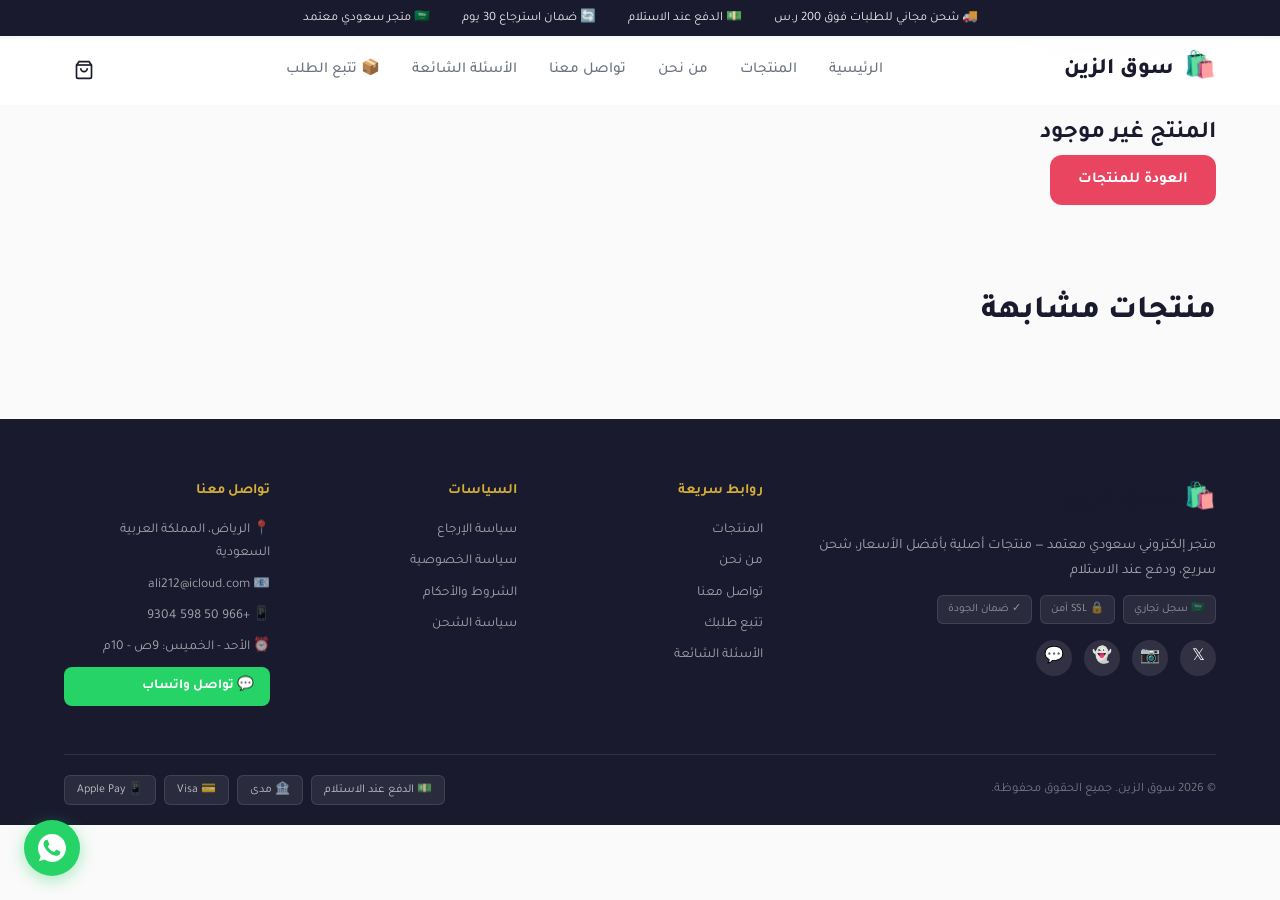
<file: product.html>
<!DOCTYPE html>
<html lang="ar" dir="rtl">
<head>
  <meta charset="UTF-8">
  <meta name="viewport" content="width=device-width, initial-scale=1.0">
  <title>تفاصيل المنتج — سوق الزين</title>
  <meta name="description" content="تسوق المنتج بسعر مميز مع شحن سريع — سوق الزين">
  <meta property="og:title" content="سوق الزين — منتج مميز">
  <meta property="og:description" content="منتج مميز بسعر تنافسي — شحن سريع لجميع مناطق السعودية">
  <meta property="og:type" content="product">
  <meta property="og:locale" content="ar_SA">
  <meta property="og:url" content="https://az212z.github.io/souq-alzein/product.html">
  <link rel="canonical" href="https://az212z.github.io/souq-alzein/product.html">
  <link rel="icon" href="data:image/svg+xml,<svg xmlns='http://www.w3.org/2000/svg' viewBox='0 0 100 100'><text y='.9em' font-size='90'>🛍️</text></svg>">
  <link rel="stylesheet" href="css/style.css">
  <link rel="preconnect" href="https://fonts.googleapis.com">
  <link rel="preconnect" href="https://fonts.gstatic.com" crossorigin>
  <link href="https://fonts.googleapis.com/css2?family=Tajawal:wght@300;400;500;700;800;900&display=swap" rel="stylesheet">
</head>
<body>
  <!-- Top Bar -->
  <div class="top-bar">
    <div class="container top-bar-inner">
      <div class="top-bar-item">🚚 شحن مجاني للطلبات فوق 200 ر.س</div>
      <div class="top-bar-item">💵 الدفع عند الاستلام</div>
      <div class="top-bar-item">🔄 ضمان استرجاع 30 يوم</div>
      <div class="top-bar-item">🇸🇦 متجر سعودي معتمد</div>
    </div>
  </div>

  <header class="header" id="header">
    <div class="container header-inner">
      <a href="index.html" class="logo"><span class="logo-icon">🛍️</span><span class="logo-text">سوق الزين</span></a>
      <nav class="nav" id="nav">
        <a href="index.html" class="nav-link">الرئيسية</a>
        <a href="products.html" class="nav-link">المنتجات</a>
        <a href="about.html" class="nav-link">من نحن</a>
        <a href="contact.html" class="nav-link">تواصل معنا</a>
        <a href="faq.html" class="nav-link">الأسئلة الشائعة</a>
        <a href="track.html" class="nav-link">📦 تتبع الطلب</a>
      </nav>
      <div class="header-actions">
        <a href="cart.html" class="cart-btn" id="cartBtn"><svg width="20" height="20" viewBox="0 0 24 24" fill="none" stroke="currentColor" stroke-width="2"><path d="M6 2 3 6v14a2 2 0 0 0 2 2h14a2 2 0 0 0 2-2V6l-3-4Z"/><path d="M3 6h18"/><path d="M16 10a4 4 0 0 1-8 0"/></svg><span class="cart-count" id="cartCount">0</span></a>
        <button class="menu-btn" id="menuToggle" aria-label="القائمة"><svg width="24" height="24" viewBox="0 0 24 24" fill="none" stroke="currentColor" stroke-width="2"><path d="M3 12h18M3 6h18M3 18h18"/></svg></button>
      </div>
    </div>
  </header>

  <main class="product-detail-page">
    <div class="container">
      <div class="breadcrumb">
        <a href="index.html">الرئيسية</a>
        <span>/</span>
        <a href="products.html">المنتجات</a>
        <span>/</span>
        <span id="breadcrumbName">المنتج</span>
      </div>

      <div class="product-detail" id="productDetail"></div>

      <section class="related-products">
        <h2 class="section-title">منتجات مشابهة</h2>
        <div class="products-grid" id="relatedProducts"></div>
      </section>
    </div>
  </main>

  <footer class="footer">
    <div class="container">
      <div class="footer-grid">
        <div class="footer-brand">
          <a href="index.html" class="logo"><span class="logo-icon">🛍️</span><span class="logo-text">سوق الزين</span></a>
          <p>متجر إلكتروني سعودي معتمد — منتجات أصلية بأفضل الأسعار، شحن سريع، ودفع عند الاستلام</p>
          <div class="footer-cert">
            <span class="cert-badge">🇸🇦 سجل تجاري</span>
            <span class="cert-badge">🔒 SSL آمن</span>
            <span class="cert-badge">✓ ضمان الجودة</span>
          </div>
          <div class="social-links">
            <a href="#" aria-label="تويتر">𝕏</a>
            <a href="#" aria-label="انستغرام">📷</a>
            <a href="#" aria-label="سناب شات">👻</a>
            <a href="https://wa.me/966505989304" aria-label="واتساب">💬</a>
          </div>
        </div>
        <div class="footer-links">
          <h4>روابط سريعة</h4>
          <a href="products.html">المنتجات</a>
          <a href="about.html">من نحن</a>
          <a href="contact.html">تواصل معنا</a>
          <a href="track.html">تتبع طلبك</a>
          <a href="faq.html">الأسئلة الشائعة</a>
        </div>
        <div class="footer-links">
          <h4>السياسات</h4>
          <a href="policy.html">سياسة الإرجاع</a>
          <a href="policy.html">سياسة الخصوصية</a>
          <a href="policy.html">الشروط والأحكام</a>
          <a href="policy.html">سياسة الشحن</a>
        </div>
        <div class="footer-links">
          <h4>تواصل معنا</h4>
          <p>📍 الرياض، المملكة العربية السعودية</p>
          <p>📧 ali212@icloud.com</p>
          <p>📱 +966 50 598 9304</p>
          <p>⏰ الأحد - الخميس: 9ص - 10م</p>
          <a href="https://wa.me/966505989304" class="footer-whatsapp">💬 تواصل واتساب</a>
        </div>
      </div>
      <div class="footer-bottom">
        <div class="footer-bottom-left">
          <p>© 2026 سوق الزين. جميع الحقوق محفوظة.</p>
        </div>
        <div class="payment-methods">
          <span class="pay-badge">💵 الدفع عند الاستلام</span>
          <span class="pay-badge">🏦 مدى</span>
          <span class="pay-badge">💳 Visa</span>
          <span class="pay-badge">📱 Apple Pay</span>
        </div>
      </div>
    </div>
  </footer>

  <div class="toast" id="toast"></div>

  <!-- WhatsApp Float -->
  <a id="whatsappFloat" href="https://wa.me/966505989304?text=%D8%A7%D9%84%D8%B3%D9%84%D8%A7%D9%85%20%D8%B9%D9%84%D9%8A%D9%83%D9%85" class="whatsapp-float" target="_blank" rel="noopener" aria-label="تواصل واتساب">
    <svg viewBox="0 0 32 32" width="28" height="28" fill="currentColor"><path d="M16.004 0h-.008C7.174 0 0 7.176 0 16.004c0 3.5 1.136 6.744 3.052 9.378L1.056 31.2l6.098-1.952A15.9 15.9 0 0016.004 32C24.826 32 32 24.824 32 16.004S24.826 0 16.004 0zm9.312 22.61c-.39 1.1-2.296 2.1-3.178 2.234-.816.122-1.848.174-2.98-.19a27.1 27.1 0 01-2.704-1c-4.756-2.058-7.86-6.9-8.096-7.224-.236-.312-1.938-2.582-1.938-4.922s1.226-3.488 1.66-3.964c.434-.476.948-.596 1.264-.596.316 0 .632.002.908.016.292.014.682-.11 1.068.814.39.936 1.33 3.254 1.448 3.49.118.236.196.512.04.826-.158.316-.236.512-.472.79-.236.276-.498.618-.71.828-.236.236-.484.492-.208.964.276.472 1.226 2.024 2.63 3.28 1.808 1.612 3.334 2.112 3.808 2.35.472.236.748.196 1.026-.118.276-.316 1.184-1.38 1.5-1.856.316-.472.632-.392 1.068-.236.434.158 2.744 1.294 3.218 1.53.472.236.79.354.908.55.118.196.118 1.136-.272 2.234z"/></svg>
  </a>

  <script src="js/data.js"></script>
  <script src="js/cart.js"></script>
  <script src="js/order.js"></script>
  <script src="js/app.js"></script>
  <script>
    document.addEventListener('DOMContentLoaded', () => {
      Cart.init();
      Cart.updateUI();
      renderProductDetail();
      initHeader();
      initSearch();

      // Update WhatsApp float with real number
      const waFloat = document.getElementById('whatsappFloat');
      if (waFloat) {
        waFloat.href = `https://wa.me/${StoreConfig.whatsapp}?text=${encodeURIComponent('السلام عليكم، أبغى استفسار عن منتج')}`;
      }
    });

    function renderProductDetail() {
      const container = document.getElementById('productDetail');
      if (!container) return;

      const params = new URLSearchParams(window.location.search);
      const id = parseInt(params.get('id'));
      const product = PRODUCTS.find(p => p.id === id);

      if (!product) {
        container.innerHTML = '<div class="empty-state"><h2>المنتج غير موجود</h2><a href="products.html" class="btn btn-primary">العودة للمنتجات</a></div>';
        return;
      }

      // Update page title & meta
      document.title = `${product.name} — سوق الزين`;
      const metaDesc = document.querySelector('meta[property="og:description"]');
      if (metaDesc) metaDesc.content = product.desc;
      const metaTitle = document.querySelector('meta[property="og:title"]');
      if (metaTitle) metaTitle.content = `${product.name} — سوق الزين`;
      const ogImage = document.createElement('meta');
      ogImage.setAttribute('property', 'og:image');
      ogImage.content = product.img ? product.img + '?width=1200' : '';
      document.head.appendChild(ogImage);

      const breadcrumb = document.getElementById('breadcrumbName');
      if (breadcrumb) breadcrumb.textContent = product.name;

      const discount = product.oldPrice ? Math.round((1 - product.price / product.oldPrice) * 100) : 0;
      const profit = product.price - product.cost;
      const profitMargin = Math.round((profit / product.price) * 100);

      const imgStyle = product.img ? `background-image: url('${product.img}?width=800'); background-size: cover; background-position: center;` : `background: ${product.gradient};`;
      const iconHtml = product.img ? '' : `<span class="detail-icon">${product.icon}</span>`;
      const galleryHtml = product.imgs && product.imgs.length > 1 ? `<div class="detail-gallery">${product.imgs.map((img, i) => `<img src="${img}?width=100" class="gallery-thumb${i === 0 ? ' active' : ''}" data-full="${img}?width=800" loading="lazy">`).join('')}</div>` : '';

      // WhatsApp order link for this product
      const waMsg = `مرحباً، أبغى أطلب:\n\n${product.name}\nالسعر: ${product.price} ر.س\n\nهل المتوفر؟`;
      const waLink = `https://wa.me/${StoreConfig.whatsapp}?text=${encodeURIComponent(waMsg)}`;

      container.innerHTML = `
        <div class="detail-grid">
          <div class="detail-image" style="${imgStyle}">
            ${iconHtml}
            ${product.badge ? `<span class="product-badge">${product.badge}</span>` : ''}
            ${discount > 0 ? `<span class="product-discount">-${discount}%</span>` : ''}
            ${galleryHtml}
          </div>
          <div class="detail-info">
            <span class="detail-category">${CATEGORY_NAMES[product.category]}</span>
            <h1 class="detail-name">${product.name}</h1>
            <div class="detail-rating">
              <span class="stars">${'★'.repeat(Math.floor(product.rating))}</span>
              <span>${product.rating}</span>
              <span class="reviews">(${product.reviews} تقييم)</span>
            </div>
            <div class="detail-price">
              <span class="detail-current-price">${product.price} ر.س</span>
              ${product.oldPrice ? `<span class="detail-old-price">${product.oldPrice} ر.س</span><span class="detail-discount">وفّر ${discount}%</span>` : ''}
            </div>
            <p class="detail-desc">${product.desc}</p>
            ${product.specs ? `
            <div class="detail-specs">
              <h3>المواصفات</h3>
              <ul>${product.specs.map(s => `<li>✓ ${s}</li>`).join('')}</ul>
            </div>` : ''}
            <div class="detail-actions">
              <div class="qty-selector">
                <button class="qty-btn" id="qtyMinus">-</button>
                <span class="qty-num" id="qtyNum">1</span>
                <button class="qty-btn" id="qtyPlus">+</button>
              </div>
              <button class="btn btn-primary btn-lg add-to-cart-detail" data-id="${product.id}">🛒 أضف للسلة</button>
            </div>
            <a href="${waLink}" class="btn-whatsapp-detail" target="_blank" rel="noopener" style="display:flex;align-items:center;justify-content:center;gap:8px;width:100%;padding:14px;background:#25D366;color:white;border-radius:12px;text-decoration:none;font-weight:700;font-size:1rem;margin-top:10px;font-family:'Tajawal',sans-serif;transition:all .2s;">
              💬 اطلب عبر واتساب
            </a>
            <div class="detail-features">
              <span>🚚 شحن مجاني فوق 200 ر.س</span>
              <span>🔄 إرجاع خلال 30 يوم</span>
              <span>📦 الدفع عند الاستلام</span>
            </div>
            <div class="detail-trust" style="display:flex;flex-wrap:wrap;gap:8px;margin-top:12px;">
              <span style="background:#f0f8ff;padding:4px 12px;border-radius:8px;font-size:0.8rem;">🇸🇦 شحن سعودي</span>
              <span style="background:#f0fff0;padding:4px 12px;border-radius:8px;font-size:0.8rem;">✓ ضمان الاستلام</span>
              <span style="background:#fff8f0;padding:4px 12px;border-radius:8px;font-size:0.8rem;">⏱️ توصيل 2-5 أيام</span>
            </div>
          </div>
        </div>`;

      let qty = 1;
      const qtyNum = document.getElementById('qtyNum');
      document.getElementById('qtyMinus')?.addEventListener('click', () => { if (qty > 1) { qty--; qtyNum.textContent = qty; } });
      document.getElementById('qtyPlus')?.addEventListener('click', () => { qty++; qtyNum.textContent = qty; });

      container.querySelector('.add-to-cart-detail')?.addEventListener('click', () => {
        Cart.add(product.id, qty);
      });

      const related = document.getElementById('relatedProducts');
      if (related) {
        const sameCategory = PRODUCTS.filter(p => p.category === product.category && p.id !== product.id).slice(0, 4);
        related.innerHTML = sameCategory.map(createProductCard).join('');
        bindAddToCart(related);
      }

      document.querySelectorAll('.gallery-thumb').forEach(thumb => {
        thumb.addEventListener('click', () => {
          const detailImg = document.querySelector('.detail-image');
          if (detailImg && thumb.dataset.full) {
            detailImg.style.backgroundImage = `url('${thumb.dataset.full}')`;
            document.querySelectorAll('.gallery-thumb').forEach(t => t.classList.remove('active'));
            thumb.classList.add('active');
          }
        });
      });
    }

    // Header & Search (inline for product page)
    function initHeader() {
      const menuToggle = document.getElementById('menuToggle');
      const nav = document.getElementById('nav');
      const header = document.getElementById('header');
      if (menuToggle && nav) {
        menuToggle.addEventListener('click', () => { nav.classList.toggle('active'); menuToggle.classList.toggle('active'); });
        nav.querySelectorAll('.nav-link').forEach(link => { link.addEventListener('click', () => { nav.classList.remove('active'); menuToggle.classList.remove('active'); }); });
      }
      if (header) {
        window.addEventListener('scroll', () => { header.classList.toggle('scrolled', window.scrollY > 50); });
      }
    }

    function initSearch() {
      const toggle = document.getElementById('searchToggle');
      const overlay = document.getElementById('searchOverlay');
      const input = document.getElementById('searchInput');
      const close = document.getElementById('searchClose');
      if (toggle && overlay) { toggle.addEventListener('click', () => { overlay.classList.toggle('active'); if (overlay.classList.contains('active')) input?.focus(); }); }
      if (close && overlay) { close.addEventListener('click', () => overlay.classList.remove('active')); }
    }
  </script>
</body>
</html>
</file>
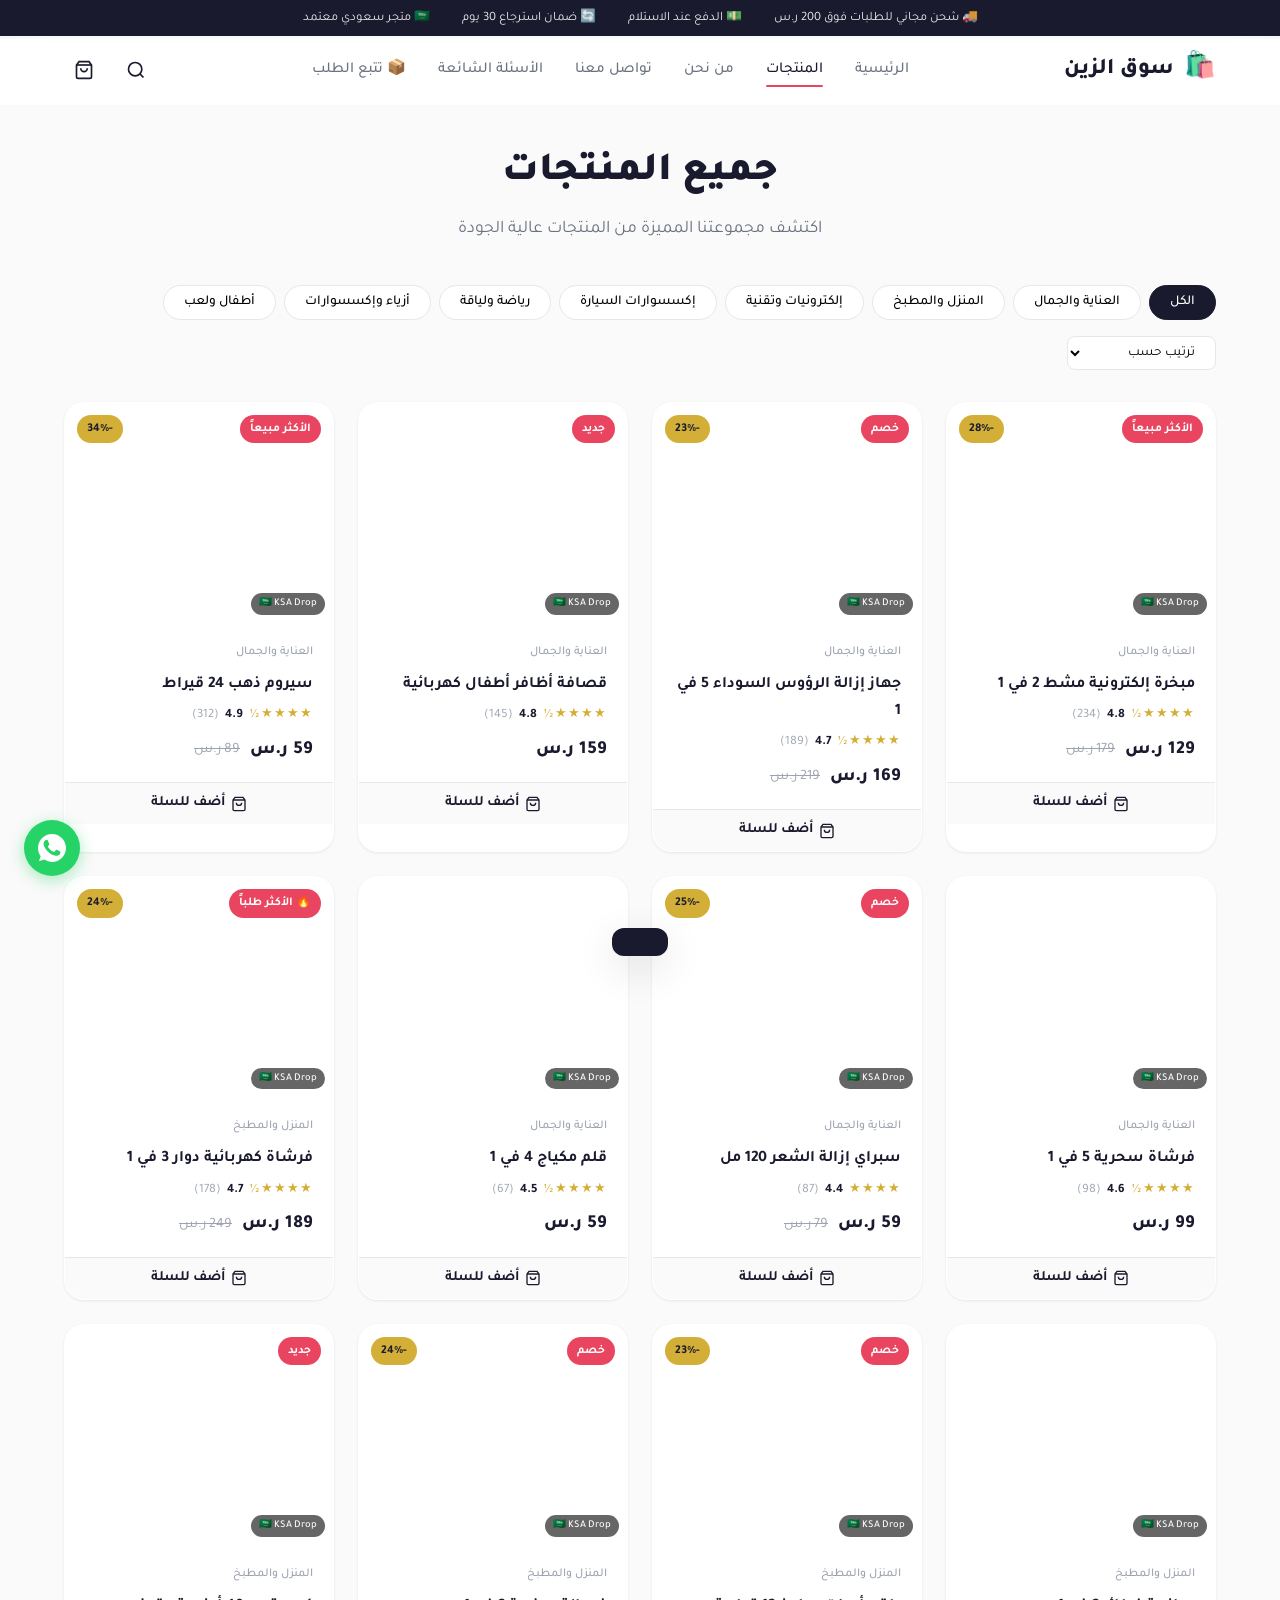
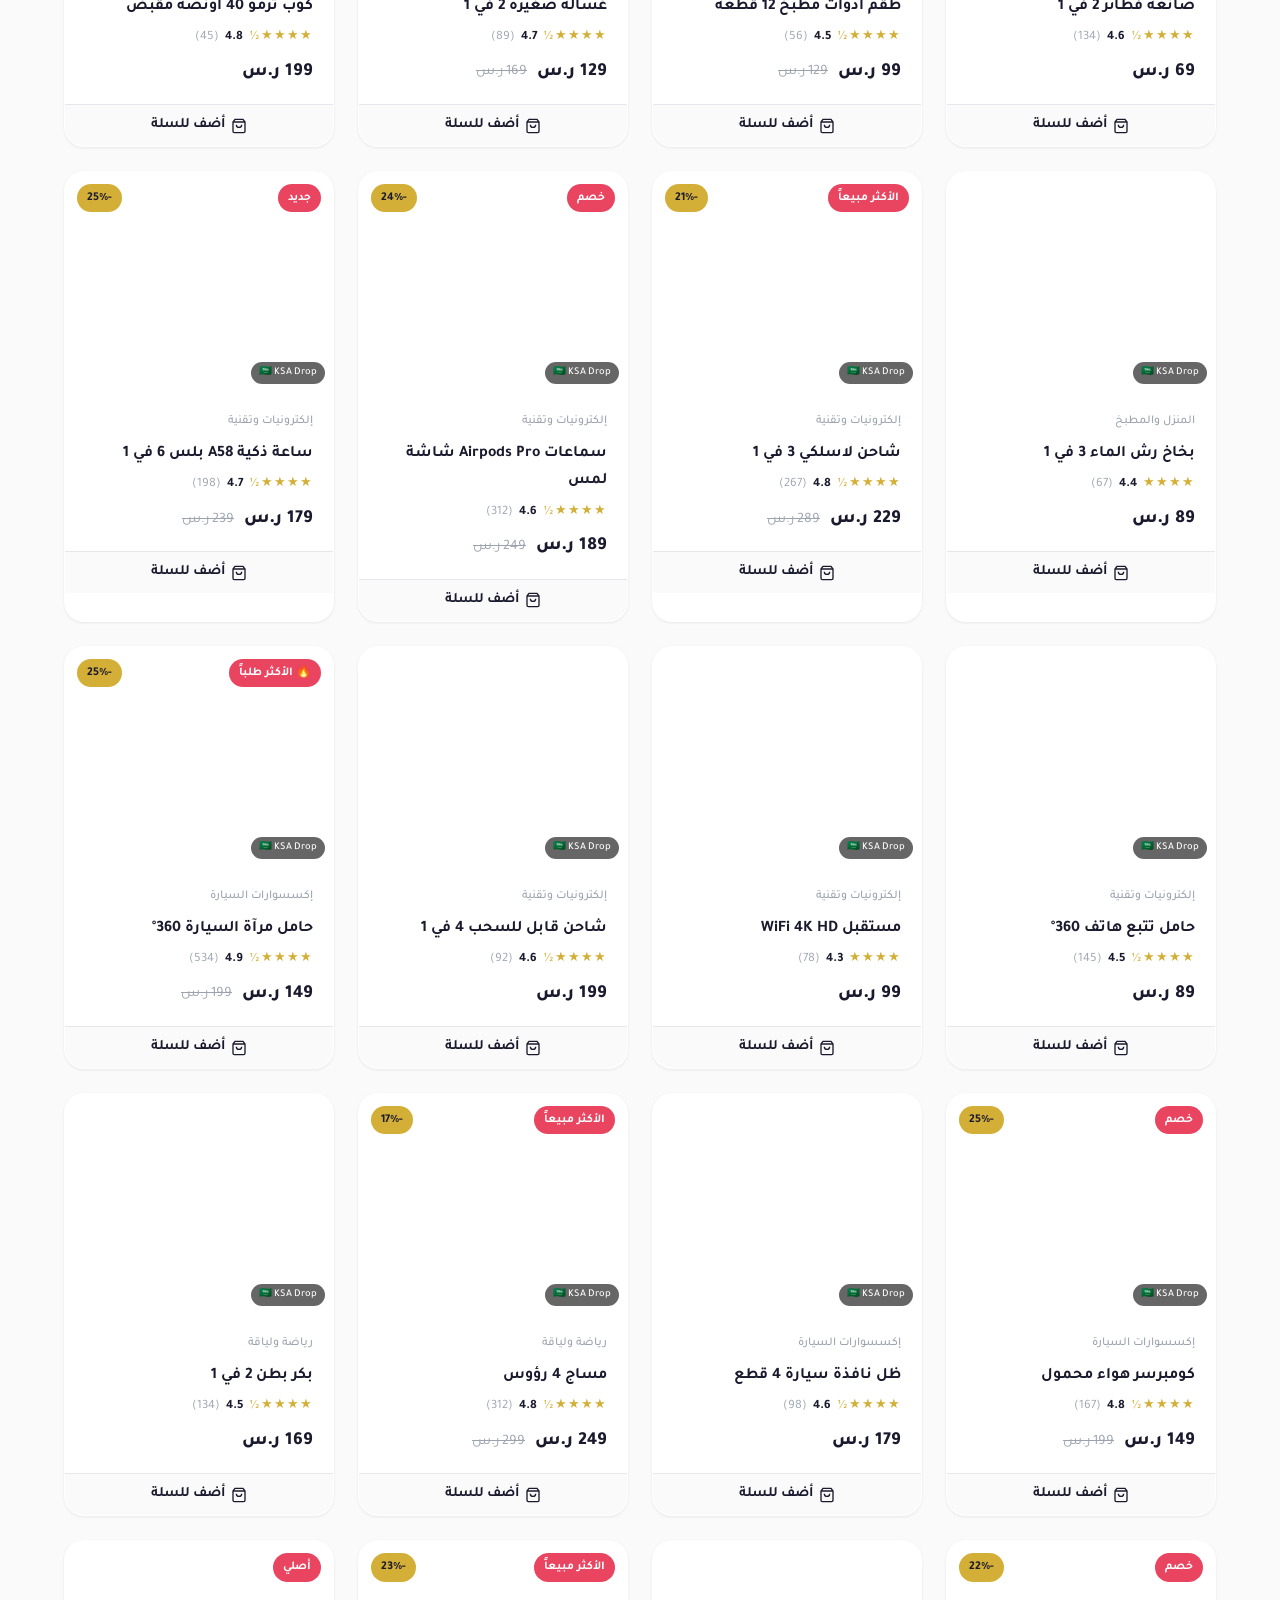
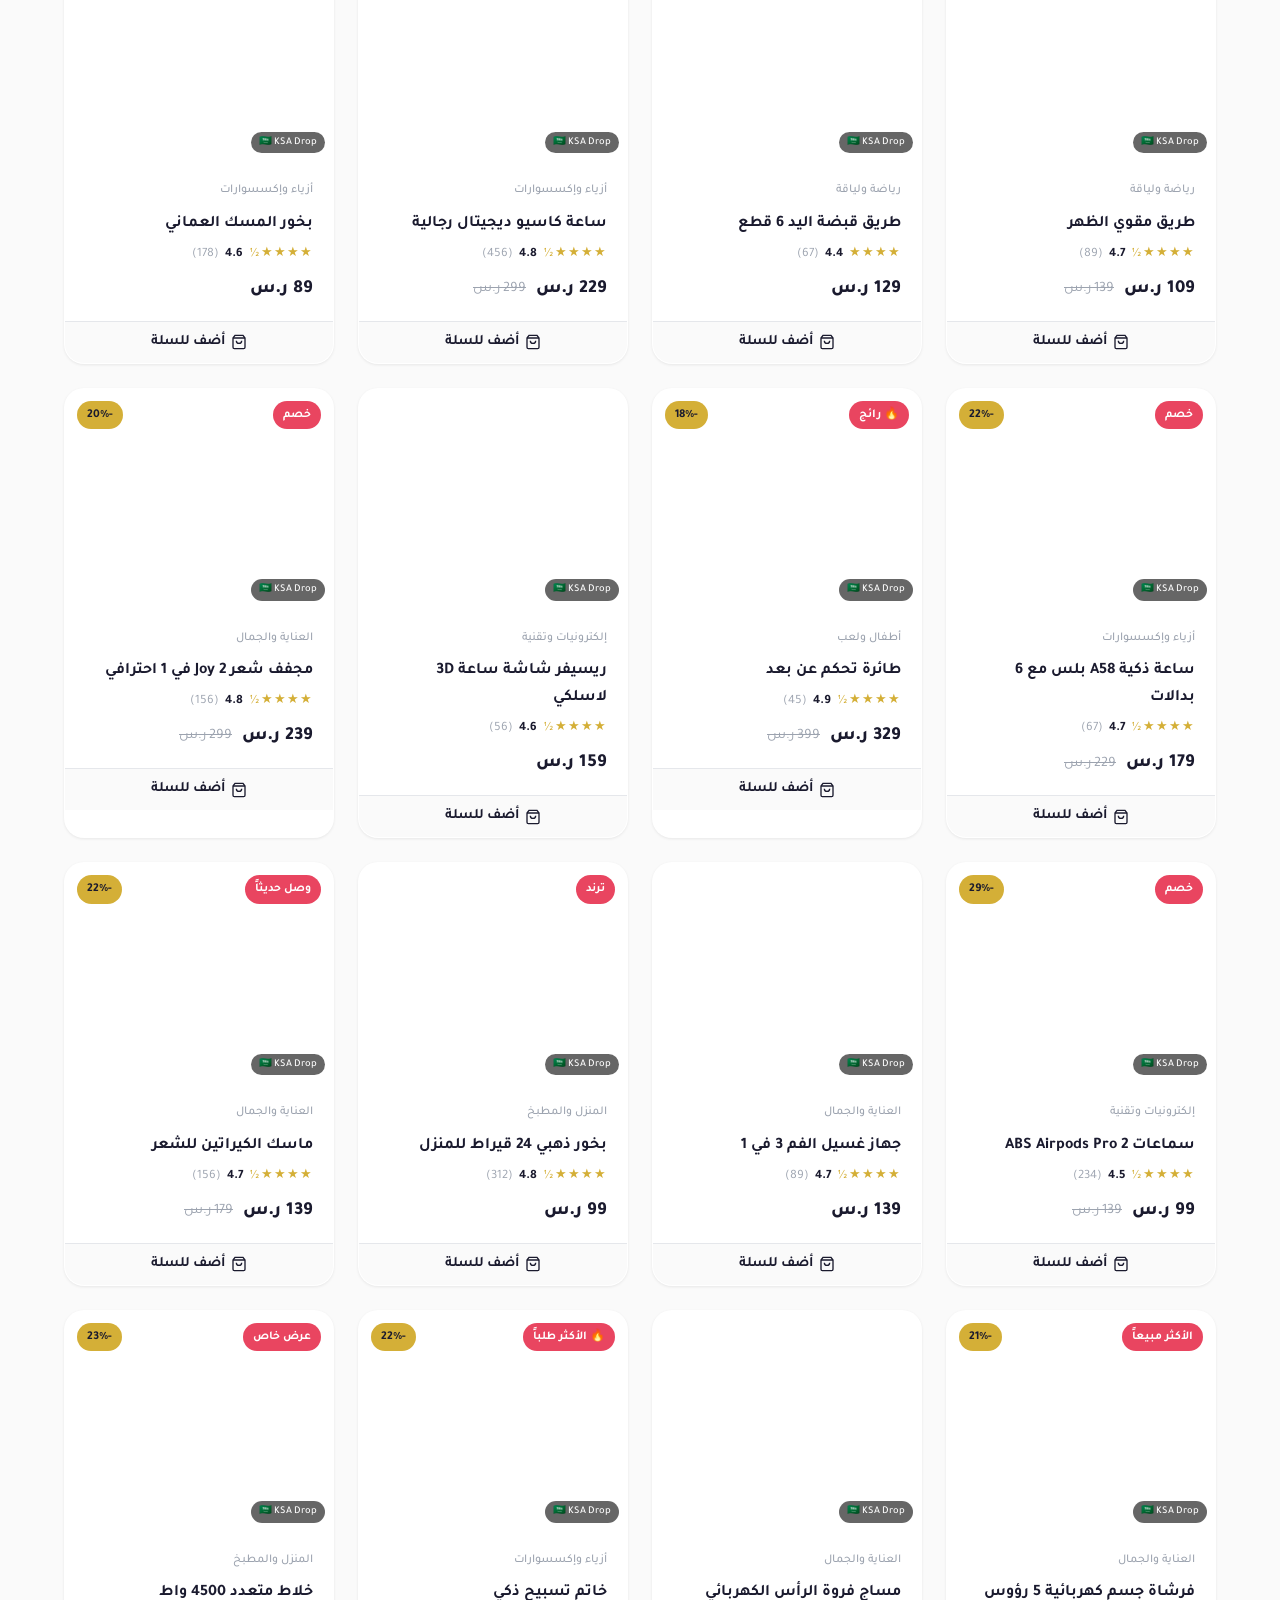
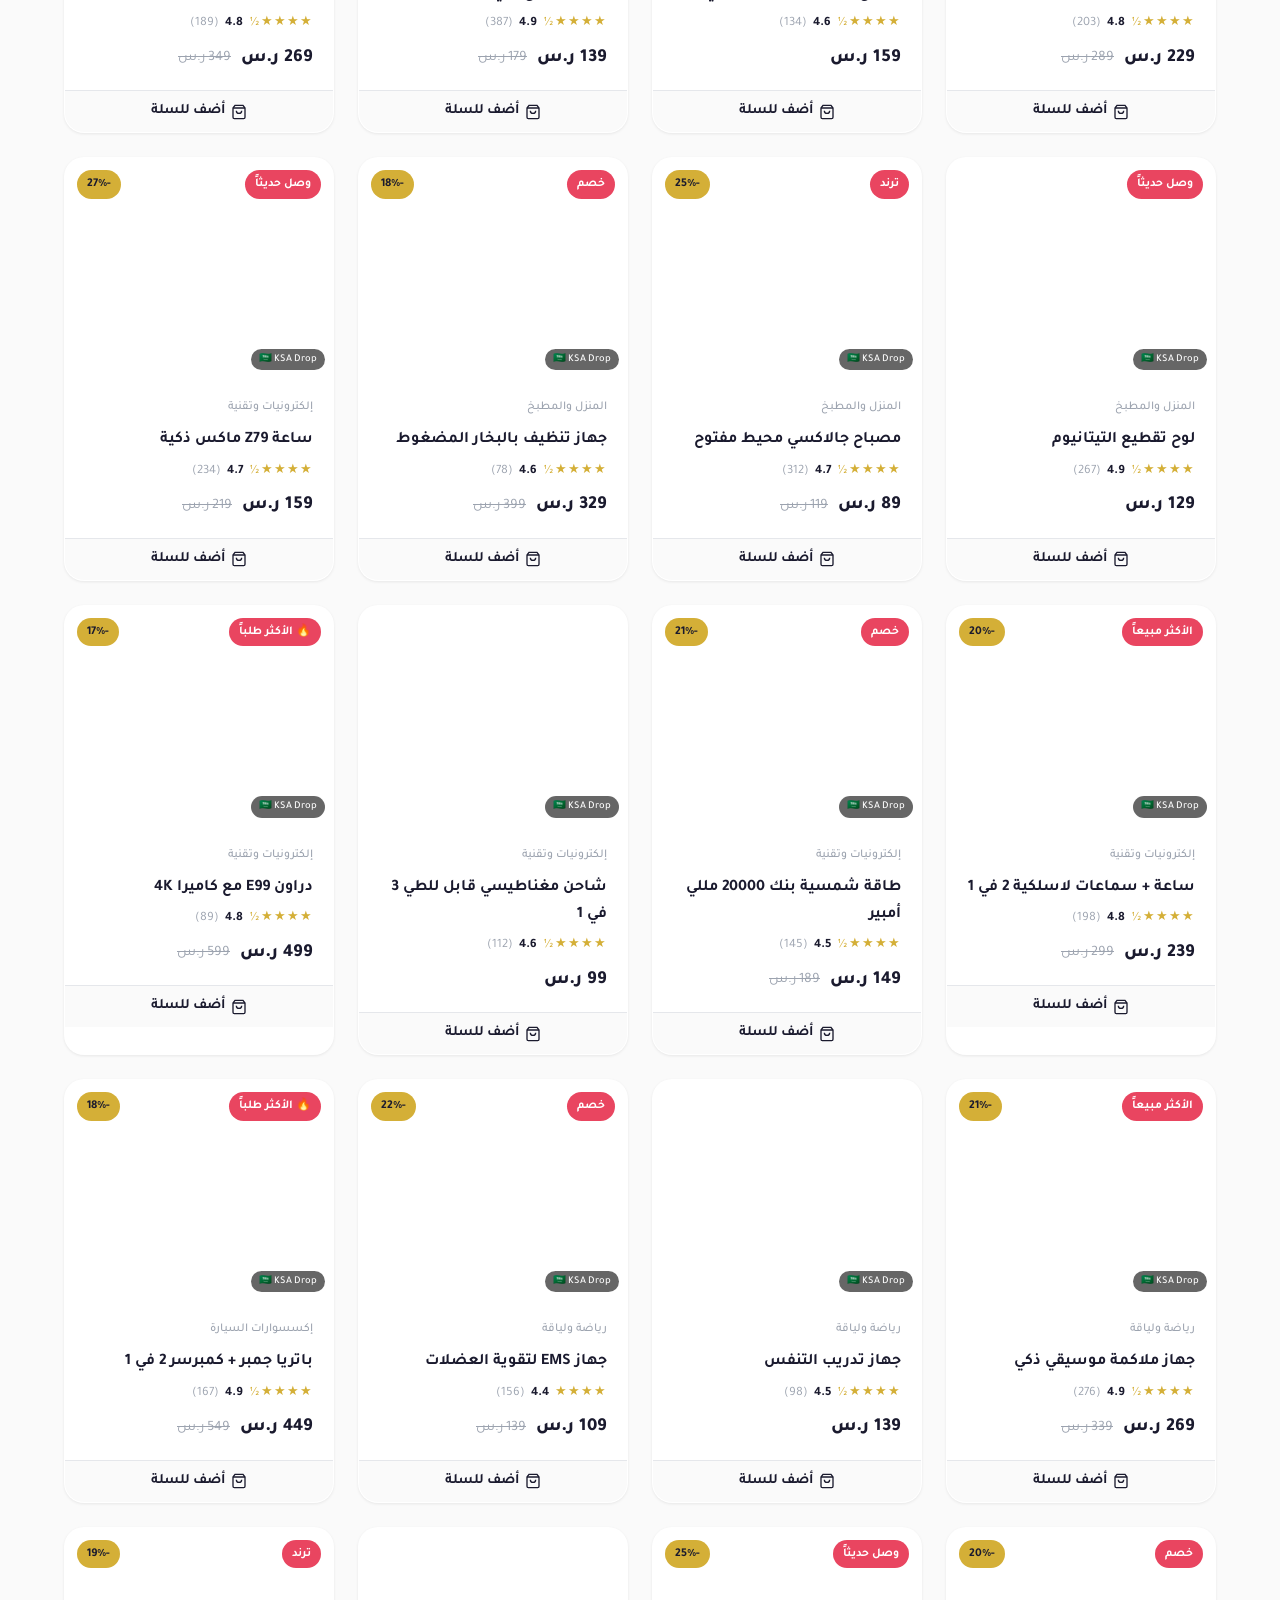
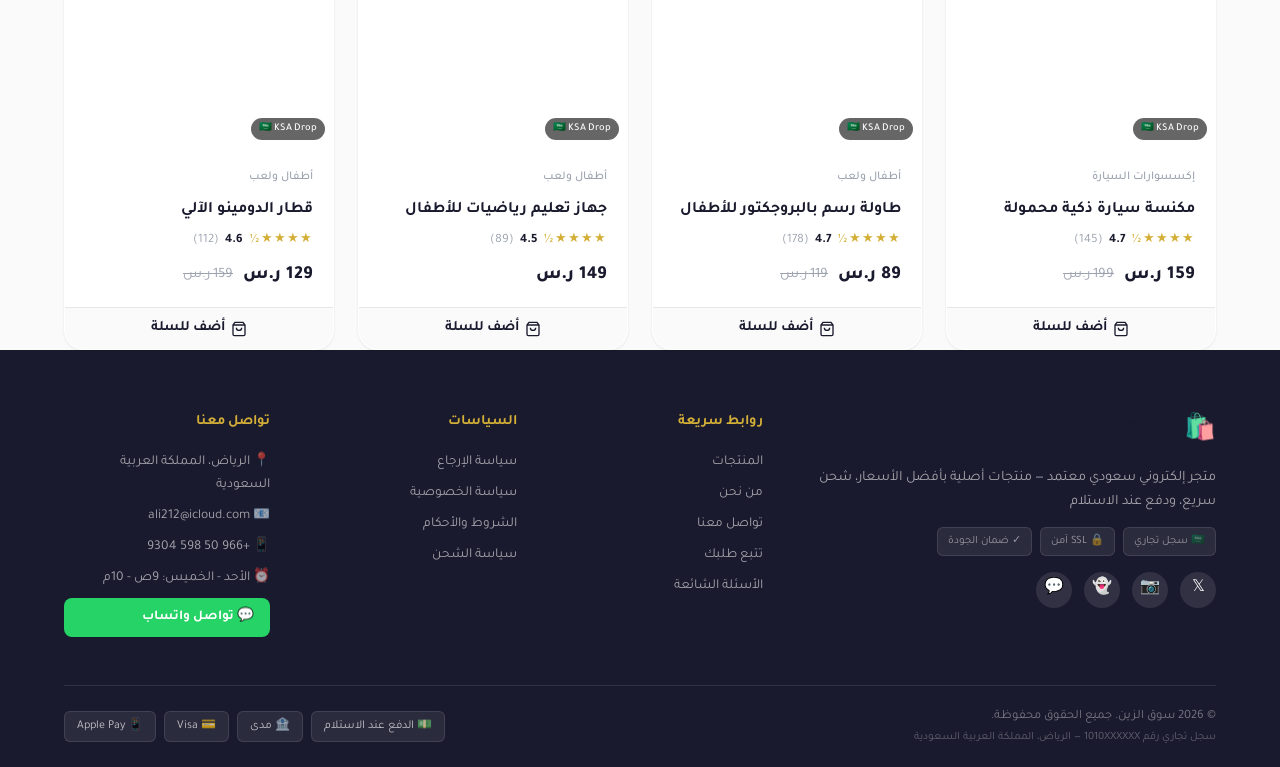
<file: products.html>
<!DOCTYPE html>
<html lang="ar" dir="rtl">
<head>
  <meta charset="UTF-8">
  <meta name="viewport" content="width=device-width, initial-scale=1.0">
  <title>المنتجات — سوق الزين</title>
  <meta name="description" content="تسوّق جميع المنتجات في سوق الزين — إلكترونيات، عناية، أدوات منزلية، وأكثر. شحن مجاني فوق 200 ر.س ودفع عند الاستلام.">
  <meta property="og:title" content="المنتجات — سوق الزين">
  <meta property="og:description" content="تسوّق جميع المنتجات في سوق الزين — إلكترونيات، عناية، أدوات منزلية، وأكثر. شحن مجاني فوق 200 ر.س ودفع عند الاستلام.">
  <meta property="og:type" content="website">
  <meta property="og:url" content="https://az212z.github.io/souq-alzein/products.html">
  <meta property="og:locale" content="ar_SA">
  <meta property="og:site_name" content="سوق الزين">
  <link rel="canonical" href="https://az212z.github.io/souq-alzein/products.html">
  <link rel="icon" href="data:image/svg+xml,<svg xmlns='http://www.w3.org/2000/svg' viewBox='0 0 100 100'><text y='.9em' font-size='90'>🛍️</text></svg>">
  <link rel="stylesheet" href="css/style.css">
  <link rel="preconnect" href="https://fonts.googleapis.com">
  <link rel="preconnect" href="https://fonts.gstatic.com" crossorigin>
  <link href="https://fonts.googleapis.com/css2?family=Tajawal:wght@300;400;500;700;800;900&display=swap" rel="stylesheet">
</head>
<body>
  <!-- Top Bar -->
  <div class="top-bar">
    <div class="container top-bar-inner">
      <div class="top-bar-item">🚚 شحن مجاني للطلبات فوق 200 ر.س</div>
      <div class="top-bar-item">💵 الدفع عند الاستلام</div>
      <div class="top-bar-item">🔄 ضمان استرجاع 30 يوم</div>
      <div class="top-bar-item">🇸🇦 متجر سعودي معتمد</div>
    </div>
  </div>

  <!-- Header -->
  <header class="header" id="header">
    <div class="container header-inner">
      <a href="index.html" class="logo">
        <span class="logo-icon">🛍️</span>
        <span class="logo-text">سوق الزين</span>
      </a>
      <nav class="nav" id="nav">
        <a href="index.html" class="nav-link">الرئيسية</a>
        <a href="products.html" class="nav-link active">المنتجات</a>
        <a href="about.html" class="nav-link">من نحن</a>
        <a href="contact.html" class="nav-link">تواصل معنا</a>
        <a href="faq.html" class="nav-link">الأسئلة الشائعة</a>
        <a href="track.html" class="nav-link">📦 تتبع الطلب</a>
      </nav>
      <div class="header-actions">
        <button class="search-btn" id="searchToggle" aria-label="بحث">
          <svg width="20" height="20" viewBox="0 0 24 24" fill="none" stroke="currentColor" stroke-width="2"><circle cx="11" cy="11" r="8"/><path d="m21 21-4.3-4.3"/></svg>
        </button>
        <a href="cart.html" class="cart-btn" id="cartBtn">
          <svg width="20" height="20" viewBox="0 0 24 24" fill="none" stroke="currentColor" stroke-width="2"><path d="M6 2 3 6v14a2 2 0 0 0 2 2h14a2 2 0 0 0 2-2V6l-3-4Z"/><path d="M3 6h18"/><path d="M16 10a4 4 0 0 1-8 0"/></svg>
          <span class="cart-count" id="cartCount">0</span>
        </a>
        <button class="menu-btn" id="menuToggle" aria-label="القائمة">
          <svg width="24" height="24" viewBox="0 0 24 24" fill="none" stroke="currentColor" stroke-width="2"><path d="M3 12h18M3 6h18M3 18h18"/></svg>
        </button>
      </div>
    </div>
    <!-- Search Overlay -->
    <div class="search-overlay" id="searchOverlay">
      <div class="container">
        <input type="text" id="searchInput" placeholder="ابحث عن منتج..." class="search-input" autocomplete="off">
        <button class="search-close" id="searchClose">&times;</button>
      </div>
    </div>
  </header>

  <main class="products-page">
    <div class="container">
      <!-- Page Header -->
      <div class="page-header">
        <h1>جميع المنتجات</h1>
        <p>اكتشف مجموعتنا المميزة من المنتجات عالية الجودة</p>
      </div>

      <!-- Filters Bar -->
      <div class="filters-bar">
        <div class="filter-group">
          <button class="filter-btn active" data-filter="all">الكل</button>
          <button class="filter-btn" data-filter="beauty">العناية والجمال</button>
          <button class="filter-btn" data-filter="home">المنزل والمطبخ</button>
          <button class="filter-btn" data-filter="tech">إلكترونيات وتقنية</button>
          <button class="filter-btn" data-filter="car">إكسسوارات السيارة</button>
          <button class="filter-btn" data-filter="sport">رياضة ولياقة</button>
          <button class="filter-btn" data-filter="fashion">أزياء وإكسسوارات</button>
          <button class="filter-btn" data-filter="kids">أطفال ولعب</button>
        </div>
        <div class="sort-group">
          <select id="sortSelect" class="sort-select">
            <option value="default">ترتيب حسب</option>
            <option value="price-asc">السعر: الأقل أولاً</option>
            <option value="price-desc">السعر: الأعلى أولاً</option>
            <option value="name">الاسم</option>
            <option value="rating">التقييم</option>
          </select>
        </div>
      </div>

      <!-- Products Grid -->
      <div class="products-grid products-grid-full" id="allProducts"></div>

      <!-- No Results -->
      <div class="no-results" id="noResults" style="display:none">
        <div class="no-results-icon">🔍</div>
        <h3>لم يتم العثور على منتجات</h3>
        <p>جرب كلمات بحث مختلفة أو غير الفلتر</p>
      </div>
    </div>
  </main>

  <!-- Footer -->
  <footer class="footer">
    <div class="container">
      <div class="footer-grid">
        <div class="footer-brand">
          <a href="index.html" class="logo">
            <span class="logo-icon">🛍️</span>
            <span class="logo-text">سوق الزين</span>
          </a>
          <p>متجر إلكتروني سعودي معتمد — منتجات أصلية بأفضل الأسعار، شحن سريع، ودفع عند الاستلام</p>
          <div class="footer-cert">
            <span class="cert-badge">🇸🇦 سجل تجاري</span>
            <span class="cert-badge">🔒 SSL آمن</span>
            <span class="cert-badge">✓ ضمان الجودة</span>
          </div>
          <div class="social-links">
            <a href="#" aria-label="تويتر">𝕏</a>
            <a href="#" aria-label="انستغرام">📷</a>
            <a href="#" aria-label="سناب شات">👻</a>
            <a href="https://wa.me/966505989304" aria-label="واتساب">💬</a>
          </div>
        </div>
        <div class="footer-links">
          <h4>روابط سريعة</h4>
          <a href="products.html">المنتجات</a>
          <a href="about.html">من نحن</a>
          <a href="contact.html">تواصل معنا</a>
          <a href="track.html">تتبع طلبك</a>
          <a href="faq.html">الأسئلة الشائعة</a>
        </div>
        <div class="footer-links">
          <h4>السياسات</h4>
          <a href="policy.html">سياسة الإرجاع</a>
          <a href="policy.html">سياسة الخصوصية</a>
          <a href="policy.html">الشروط والأحكام</a>
          <a href="policy.html">سياسة الشحن</a>
        </div>
        <div class="footer-links">
          <h4>تواصل معنا</h4>
          <p>📍 الرياض، المملكة العربية السعودية</p>
          <p>📧 ali212@icloud.com</p>
          <p>📱 +966 50 598 9304</p>
          <p>⏰ الأحد - الخميس: 9ص - 10م</p>
          <a href="https://wa.me/966505989304" class="footer-whatsapp">💬 تواصل واتساب</a>
        </div>
      </div>
      <div class="footer-bottom">
        <div class="footer-bottom-left">
          <p>© 2026 سوق الزين. جميع الحقوق محفوظة.</p>
          <p class="footer-cr">سجل تجاري رقم 1010XXXXXX — الرياض، المملكة العربية السعودية</p>
        </div>
        <div class="payment-methods">
          <span class="pay-badge">💵 الدفع عند الاستلام</span>
          <span class="pay-badge">🏦 مدى</span>
          <span class="pay-badge">💳 Visa</span>
          <span class="pay-badge">📱 Apple Pay</span>
        </div>
      </div>
    </div>
  </footer>

  <div class="toast" id="toast"></div>

  <!-- WhatsApp Float -->
  <a href="https://wa.me/966505989304?text=%D8%A7%D9%84%D8%B3%D9%84%D8%A7%D9%85%20%D8%B9%D9%84%D9%8A%D9%83%D9%85%20%D8%A3%D8%A8%D8%BA%D9%89%20%D8%A7%D8%B3%D8%AA%D9%81%D8%B3%D8%A7%D8%B1" class="whatsapp-float" target="_blank" rel="noopener" aria-label="تواصل واتساب">
    <svg viewBox="0 0 32 32" width="28" height="28" fill="currentColor"><path d="M16.004 0h-.008C7.174 0 0 7.176 0 16.004c0 3.5 1.136 6.744 3.052 9.378L1.056 31.2l6.098-1.952A15.9 15.9 0 0016.004 32C24.826 32 32 24.824 32 16.004S24.826 0 16.004 0zm9.312 22.61c-.39 1.1-2.296 2.1-3.178 2.234-.816.122-1.848.174-2.98-.19a27.1 27.1 0 01-2.704-1c-4.756-2.058-7.86-6.9-8.096-7.224-.236-.312-1.938-2.582-1.938-4.922s1.226-3.488 1.66-3.964c.434-.476.948-.596 1.264-.596.316 0 .632.002.908.016.292.014.682-.11 1.068.814.39.936 1.33 3.254 1.448 3.49.118.236.196.512.04.826-.158.316-.236.512-.472.79-.236.276-.498.618-.71.828-.236.236-.484.492-.208.964.276.472 1.226 2.024 2.63 3.28 1.808 1.612 3.334 2.112 3.808 2.35.472.236.748.196 1.026-.118.276-.316 1.184-1.38 1.5-1.856.316-.472.632-.392 1.068-.236.434.158 2.744 1.294 3.218 1.53.472.236.79.354.908.55.118.196.118 1.136-.272 2.234z"/></svg>
  </a>

  <script src="js/data.js"></script>
  <script src="js/cart.js"></script>
  <script src="js/order.js"></script>
  <script src="js/app.js"></script>
</body>
</html>
</file>
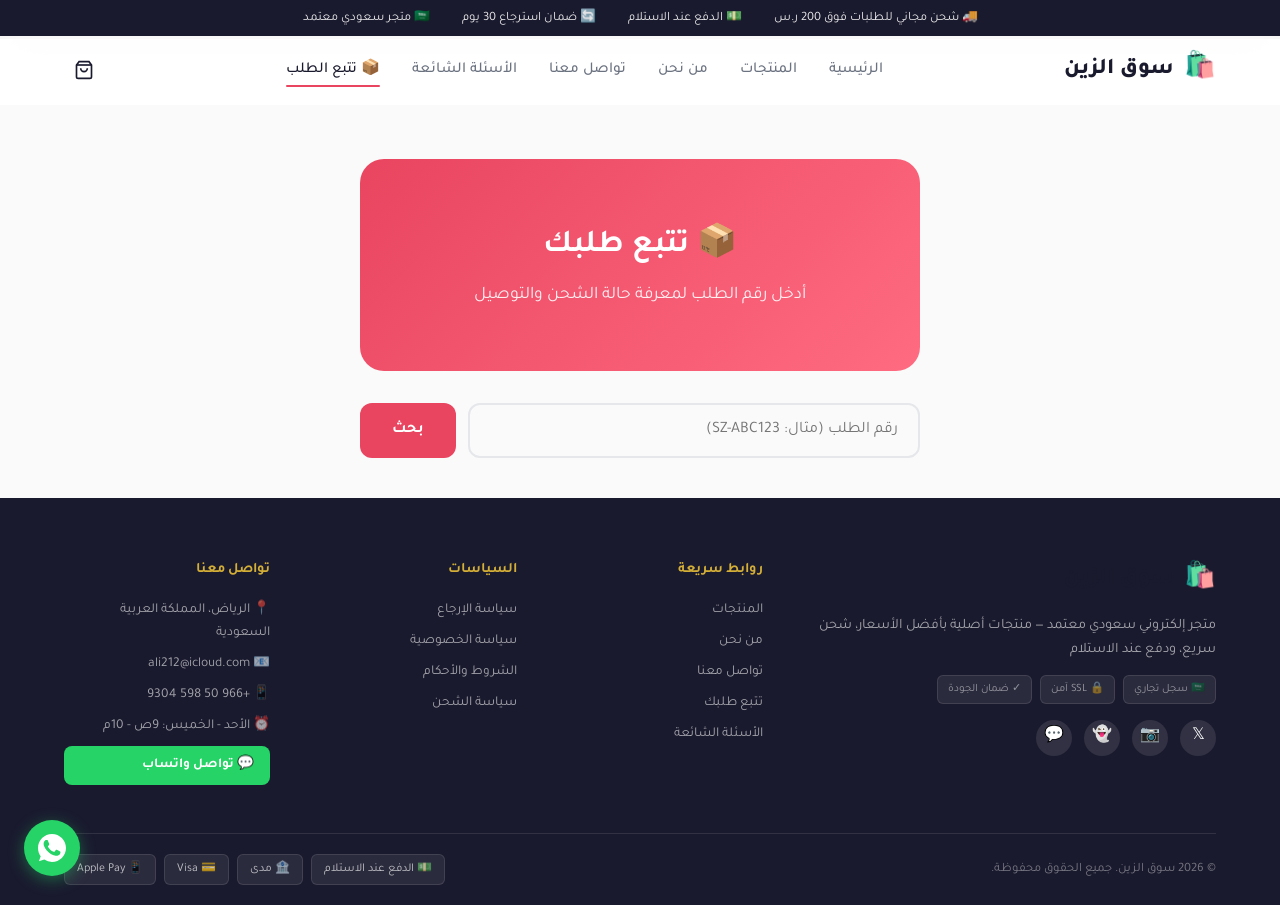
<file: track.html>
<!DOCTYPE html>
<html lang="ar" dir="rtl">
<head>
  <meta charset="UTF-8">
  <meta name="viewport" content="width=device-width, initial-scale=1.0">
  <title>تتبع الطلب — سوق الزين</title>
  <meta name="description" content="تتبع طلبك في سوق الزين — أدخل رقم الطلب لمعرفة حالة الشحن">
  <meta property="og:title" content="تتبع الطلب — سوق الزين">
  <meta property="og:description" content="تتبع طلبك بسهولة — أدخل رقم الطلب">
  <link rel="icon" href="data:image/svg+xml,<svg xmlns='http://www.w3.org/2000/svg' viewBox='0 0 100 100'><text y='.9em' font-size='90'>📦</text></svg>">
  <link rel="stylesheet" href="css/style.css">
  <link rel="preconnect" href="https://fonts.googleapis.com">
  <link rel="preconnect" href="https://fonts.gstatic.com" crossorigin>
  <link href="https://fonts.googleapis.com/css2?family=Tajawal:wght@300;400;500;700;800;900&display=swap" rel="stylesheet">
  <style>
    .track-container { max-width: 600px; margin: 120px auto 40px; padding: 0 20px; }
    .track-hero { text-align: center; padding: 60px 20px; background: linear-gradient(135deg, var(--accent) 0%, #ff6b81 100%); border-radius: 24px; color: white; margin-bottom: 32px; }
    .track-hero h1 { font-size: 2rem; margin-bottom: 8px; }
    .track-hero p { opacity: 0.9; font-size: 1.1rem; }
    .track-form { display: flex; gap: 12px; margin-bottom: 32px; }
    .track-input { flex: 1; padding: 16px 20px; border: 2px solid var(--border); border-radius: 12px; font-size: 1rem; font-family: 'Tajawal', sans-serif; background: var(--card); color: var(--text); }
    .track-input:focus { border-color: var(--accent); outline: none; }
    .track-btn { padding: 16px 32px; background: var(--accent); color: white; border: none; border-radius: 12px; font-size: 1rem; font-family: 'Tajawal', sans-serif; cursor: pointer; font-weight: 700; }
    .track-btn:hover { background: #d4374f; }
    .order-card { background: var(--card); border-radius: 16px; padding: 24px; margin-bottom: 20px; box-shadow: 0 2px 12px rgba(0,0,0,0.08); }
    .order-header { display: flex; justify-content: space-between; align-items: center; margin-bottom: 16px; padding-bottom: 16px; border-bottom: 1px solid var(--border); }
    .order-id { font-size: 1.1rem; font-weight: 700; color: var(--accent); }
    .order-date { font-size: 0.9rem; color: var(--text-light); }
    .order-status { padding: 6px 16px; border-radius: 20px; font-size: 0.85rem; font-weight: 600; }
    .status-pending { background: #fff3cd; color: #856404; }
    .status-confirmed { background: #d1ecf1; color: #0c5460; }
    .status-processing { background: #e8daef; color: #6c3483; }
    .status-shipped { background: #d4edda; color: #155724; }
    .status-delivered { background: #c3e6cb; color: #155724; }
    .order-items { margin-bottom: 16px; }
    .order-item { display: flex; justify-content: space-between; padding: 8px 0; border-bottom: 1px solid var(--border); }
    .order-item:last-child { border: none; }
    .order-totals { text-align: left; }
    .order-total-row { display: flex; justify-content: space-between; padding: 4px 0; }
    .order-total-row.final { font-weight: 700; font-size: 1.1rem; color: var(--accent); border-top: 2px solid var(--border); padding-top: 8px; margin-top: 4px; }
    .tracking-timeline { position: relative; padding-right: 30px; }
    .tracking-timeline::before { content: ''; position: absolute; right: 10px; top: 0; bottom: 0; width: 2px; background: var(--border); }
    .tracking-step { position: relative; padding: 12px 0 12px 20px; }
    .tracking-step::before { content: ''; position: absolute; right: 4px; top: 16px; width: 14px; height: 14px; border-radius: 50%; background: var(--border); }
    .tracking-step.active::before { background: var(--accent); box-shadow: 0 0 0 4px rgba(233,69,96,0.2); }
    .tracking-step-date { font-size: 0.8rem; color: var(--text-light); }
    .tracking-step-text { font-weight: 600; }
    .whatsapp-btn { display: inline-flex; align-items: center; gap: 8px; padding: 12px 24px; background: #25D366; color: white; border-radius: 12px; text-decoration: none; font-weight: 700; margin-top: 16px; transition: all 0.2s; }
    .whatsapp-btn:hover { background: #128C7E; transform: translateY(-1px); }
    .no-order { text-align: center; padding: 40px; color: var(--text-light); }
    .error-msg { color: #e74c3c; text-align: center; padding: 12px; }
  </style>
</head>
<body>
  <!-- Top Bar -->
  <div class="top-bar">
    <div class="container top-bar-inner">
      <div class="top-bar-item">🚚 شحن مجاني للطلبات فوق 200 ر.س</div>
      <div class="top-bar-item">💵 الدفع عند الاستلام</div>
      <div class="top-bar-item">🔄 ضمان استرجاع 30 يوم</div>
      <div class="top-bar-item">🇸🇦 متجر سعودي معتمد</div>
    </div>
  </div>

  <!-- Header -->
  <header class="header" id="header">
    <div class="container header-inner">
      <a href="index.html" class="logo">
        <span class="logo-icon">🛍️</span>
        <span class="logo-text">سوق الزين</span>
      </a>
      <nav class="nav" id="nav">
        <a href="index.html" class="nav-link">الرئيسية</a>
        <a href="products.html" class="nav-link">المنتجات</a>
        <a href="about.html" class="nav-link">من نحن</a>
        <a href="contact.html" class="nav-link">تواصل معنا</a>
        <a href="faq.html" class="nav-link">الأسئلة الشائعة</a>
        <a href="track.html" class="nav-link active">📦 تتبع الطلب</a>
      </nav>
      <div class="header-actions">
        <a href="cart.html" class="cart-btn" id="cartBtn">
          <svg width="20" height="20" viewBox="0 0 24 24" fill="none" stroke="currentColor" stroke-width="2"><path d="M6 2 3 6v14a2 2 0 0 0 2 2h14a2 2 0 0 0 2-2V6l-3-4Z"/><path d="M3 6h18"/><path d="M16 10a4 4 0 0 1-8 0"/></svg>
          <span class="cart-count" id="cartCount">0</span>
        </a>
        <button class="menu-btn" id="menuToggle" aria-label="القائمة">
          <svg width="24" height="24" viewBox="0 0 24 24" fill="none" stroke="currentColor" stroke-width="2"><path d="M3 12h18M3 6h18M3 18h18"/></svg>
        </button>
      </div>
    </div>
  </header>

  <div class="track-container">
    <div class="track-hero">
      <h1>📦 تتبع طلبك</h1>
      <p>أدخل رقم الطلب لمعرفة حالة الشحن والتوصيل</p>
    </div>

    <div class="track-form">
      <input type="text" id="trackInput" class="track-input" placeholder="رقم الطلب (مثال: SZ-ABC123)" autocomplete="off">
      <button class="track-btn" id="trackBtn">بحث</button>
    </div>

    <div id="trackResult"></div>
  </div>

  <script src="js/data.js"></script>
  <script src="js/cart.js"></script>
  <script src="js/order.js"></script>
  <script>
    document.addEventListener('DOMContentLoaded', () => {
      Cart.init();
      Cart.updateUI();

      // Check URL for order ID
      const params = new URLSearchParams(window.location.search);
      const orderId = params.get('id');
      if (orderId) {
        document.getElementById('trackInput').value = orderId;
        trackOrder(orderId);
      }

      document.getElementById('trackBtn').addEventListener('click', () => {
        const id = document.getElementById('trackInput').value.trim();
        if (id) trackOrder(id);
      });

      document.getElementById('trackInput').addEventListener('keydown', (e) => {
        if (e.key === 'Enter') {
          const id = e.target.value.trim();
          if (id) trackOrder(id);
        }
      });
    });

    function trackOrder(orderId) {
      const result = document.getElementById('trackResult');
      const order = Orders.getById(orderId);

      if (!order) {
        result.innerHTML = `
          <div class="no-order">
            <div style="font-size: 4rem; margin-bottom: 16px;">🔍</div>
            <h3>لم يتم العثور على الطلب</h3>
            <p>تأكد من رقم الطلب وحاول مرة أخرى</p>
            <p style="margin-top:12px; font-size: 0.9rem; color: var(--text-light);">رقم الطلب يبدأ بـ SZ- ويوجد في رسالة التأكيد</p>
            <a href="https://wa.me/${StoreConfig.whatsapp}?text=${encodeURIComponent('مرحباً، أريد الاستفسار عن طلبي رقم: ' + orderId)}" class="whatsapp-btn" style="margin-top: 20px;">
              💬 تواصل عبر واتساب
            </a>
          </div>`;
        return;
      }

      const statusClass = order.status || 'pending';
      const statusAr = Orders.getStatusArabic(order.status);

      let itemsHtml = order.items.map(item => {
        const p = PRODUCTS.find(pr => pr.id === item.id);
        if (!p) return '';
        return `<div class="order-item">
          <span>${p.name} × ${item.qty}</span>
          <span>${(p.price * item.qty).toLocaleString()} ر.س</span>
        </div>`;
      }).join('');

      let trackingHtml = '';
      if (order.tracking && order.tracking.length > 0) {
        trackingHtml = `<div class="tracking-timeline">
          ${order.tracking.map((t, i) => `
            <div class="tracking-step ${i === order.tracking.length - 1 ? 'active' : ''}">
              <div class="tracking-step-date">${new Date(t.date).toLocaleDateString('ar-SA', { year: 'numeric', month: 'long', day: 'numeric', hour: '2-digit', minute: '2-digit' })}</div>
              <div class="tracking-step-text">${Orders.getStatusArabic(t.status)}</div>
              ${t.note ? `<div style="font-size:0.85rem;color:var(--text-light)">${t.note}</div>` : ''}
            </div>
          `).join('')}
        </div>`;
      }

      result.innerHTML = `
        <div class="order-card">
          <div class="order-header">
            <div>
              <div class="order-id">📋 ${order.id}</div>
              <div class="order-date">${new Date(order.date).toLocaleDateString('ar-SA', { year: 'numeric', month: 'long', day: 'numeric' })}</div>
            </div>
            <span class="order-status status-${statusClass}">${statusAr}</span>
          </div>

          <div class="order-items">
            ${itemsHtml}
          </div>

          <div class="order-totals">
            <div class="order-total-row">
              <span>المجموع الفرعي</span>
              <span>${order.totals.subtotal.toLocaleString()} ر.س</span>
            </div>
            <div class="order-total-row">
              <span>الشحن</span>
              <span>${order.totals.shipping === 0 ? 'مجاني 🎉' : order.totals.shipping + ' ر.س'}</span>
            </div>
            <div class="order-total-row">
              <span>الضريبة (15%)</span>
              <span>${order.totals.tax.toLocaleString()} ر.س</span>
            </div>
            ${order.couponDiscount ? `<div class="order-total-row" style="color:#27ae60"><span>الخصم (${order.couponCode})</span><span>-${order.couponDiscount.toLocaleString()} ر.س</span></div>` : ''}
            <div class="order-total-row final">
              <span>الإجمالي</span>
              <span>${order.totals.total.toLocaleString()} ر.س</span>
            </div>
          </div>

          <div style="margin-top: 8px;">
            <div style="font-size: 0.85rem; color: var(--text-light);">💳 طريقة الدفع: ${order.paymentMethod === 'cod' ? 'الدفع عند الاستلام' : 'بطاقة/مدى'}</div>
          </div>
        </div>

        ${order.tracking && order.tracking.length > 0 ? `
        <div class="order-card">
          <h3 style="margin-bottom: 12px;">📍 تتبع الشحن</h3>
          ${trackingHtml}
        </div>` : ''}

        <div style="text-align: center; margin-top: 20px;">
          <a href="https://wa.me/${StoreConfig.whatsapp}?text=${encodeURIComponent('مرحباً، أريد الاستفسار عن طلبي رقم: ' + order.id)}" class="whatsapp-btn">
            💬 استفسار عبر واتساب
          </a>
        </div>
      `;
    }
  </script>

  <footer class="footer">
    <div class="container">
      <div class="footer-grid">
        <div class="footer-brand">
          <a href="index.html" class="logo"><span class="logo-icon">🛍️</span><span class="logo-text">سوق الزين</span></a>
          <p>متجر إلكتروني سعودي معتمد — منتجات أصلية بأفضل الأسعار، شحن سريع، ودفع عند الاستلام</p>
          <div class="footer-cert">
            <span class="cert-badge">🇸🇦 سجل تجاري</span>
            <span class="cert-badge">🔒 SSL آمن</span>
            <span class="cert-badge">✓ ضمان الجودة</span>
          </div>
          <div class="social-links">
            <a href="#" aria-label="تويتر">𝕏</a>
            <a href="#" aria-label="انستغرام">📷</a>
            <a href="#" aria-label="سناب شات">👻</a>
            <a href="https://wa.me/966505989304" aria-label="واتساب">💬</a>
          </div>
        </div>
        <div class="footer-links">
          <h4>روابط سريعة</h4>
          <a href="products.html">المنتجات</a>
          <a href="about.html">من نحن</a>
          <a href="contact.html">تواصل معنا</a>
          <a href="track.html">تتبع طلبك</a>
          <a href="faq.html">الأسئلة الشائعة</a>
        </div>
        <div class="footer-links">
          <h4>السياسات</h4>
          <a href="policy.html">سياسة الإرجاع</a>
          <a href="policy.html">سياسة الخصوصية</a>
          <a href="policy.html">الشروط والأحكام</a>
          <a href="policy.html">سياسة الشحن</a>
        </div>
        <div class="footer-links">
          <h4>تواصل معنا</h4>
          <p>📍 الرياض، المملكة العربية السعودية</p>
          <p>📧 ali212@icloud.com</p>
          <p>📱 +966 50 598 9304</p>
          <p>⏰ الأحد - الخميس: 9ص - 10م</p>
          <a href="https://wa.me/966505989304" class="footer-whatsapp">💬 تواصل واتساب</a>
        </div>
      </div>
      <div class="footer-bottom">
        <div class="footer-bottom-left">
          <p>© 2026 سوق الزين. جميع الحقوق محفوظة.</p>
        </div>
        <div class="payment-methods">
          <span class="pay-badge">💵 الدفع عند الاستلام</span>
          <span class="pay-badge">🏦 مدى</span>
          <span class="pay-badge">💳 Visa</span>
          <span class="pay-badge">📱 Apple Pay</span>
        </div>
      </div>
    </div>
  </footer>

  <div class="toast" id="toast"></div>

  <a href="https://wa.me/966505989304?text=%D8%A7%D9%84%D8%B3%D9%84%D8%A7%D9%85%20%D8%B9%D9%84%D9%8A%D9%83%D9%85%20%D8%A3%D8%A8%D8%BA%D9%89%20%D8%A7%D8%B3%D8%AA%D9%81%D8%B3%D8%A7%D8%B1" class="whatsapp-float" target="_blank" rel="noopener" aria-label="تواصل واتساب">
    <svg viewBox="0 0 32 32" width="28" height="28" fill="currentColor"><path d="M16.004 0h-.008C7.174 0 0 7.176 0 16.004c0 3.5 1.136 6.744 3.052 9.378L1.056 31.2l6.098-1.952A15.9 15.9 0 0016.004 32C24.826 32 32 24.824 32 16.004S24.826 0 16.004 0zm9.312 22.61c-.39 1.1-2.296 2.1-3.178 2.234-.816.122-1.848.174-2.98-.19a27.1 27.1 0 01-2.704-1c-4.756-2.058-7.86-6.9-8.096-7.224-.236-.312-1.938-2.582-1.938-4.922s1.226-3.488 1.66-3.964c.434-.476.948-.596 1.264-.596.316 0 .632.002.908.016.292.014.682-.11 1.068.814.39.936 1.33 3.254 1.448 3.49.118.236.196.512.04.826-.158.316-.236.512-.472.79-.236.276-.498.618-.71.828-.236.236-.484.492-.208.964.276.472 1.226 2.024 2.63 3.28 1.808 1.612 3.334 2.112 3.808 2.35.472.236.748.196 1.026-.118.276-.316 1.184-1.38 1.5-1.856.316-.472.632-.392 1.068-.236.434.158 2.744 1.294 3.218 1.53.472.236.79.354.908.55.118.196.118 1.136-.272 2.234z"/></svg>
  </a>

</body>
</html>
</file>
<file: css/style.css>
/* ===== CSS Variables ===== */
:root {
  --primary: #1a1a2e;
  --primary-light: #16213e;
  --accent: #e94560;
  --accent-hover: #c73650;
  --gold: #d4af37;
  --bg: #fafafa;
  --bg-white: #ffffff;
  --text: #1a1a2e;
  --text-light: #6b7280;
  --text-lighter: #9ca3af;
  --border: #e5e7eb;
  --shadow: 0 1px 3px rgba(0,0,0,.08);
  --shadow-md: 0 4px 12px rgba(0,0,0,.1);
  --shadow-lg: 0 12px 40px rgba(0,0,0,.12);
  --radius: 12px;
  --radius-sm: 8px;
  --radius-lg: 20px;
  --transition: .3s cubic-bezier(.4,0,.2,1);
}

/* ===== Reset ===== */
*,*::before,*::after{margin:0;padding:0;box-sizing:border-box}
html{scroll-behavior:smooth}
body{font-family:'Tajawal',sans-serif;background:var(--bg);color:var(--text);line-height:1.7;overflow-x:hidden}
a{text-decoration:none;color:inherit}
ul,ol{list-style:none}
img{max-width:100%;display:block}
button,input,select,textarea{font-family:inherit;font-size:inherit;border:none;outline:none}
button{cursor:pointer}

/* ===== Container ===== */
.container{max-width:1200px;margin:0 auto;padding:0 24px}

/* ===== Top Bar ===== */
.top-bar{background:var(--primary);color:rgba(255,255,255,.9);padding:8px 0;font-size:.8rem;border-bottom:1px solid rgba(255,255,255,.1)}
.top-bar-inner{display:flex;justify-content:center;gap:32px;flex-wrap:wrap}
.top-bar-item{display:flex;align-items:center;gap:6px}

/* ===== Header ===== */
.header{position:fixed;top:36px;left:0;right:0;z-index:1000;background:rgba(255,255,255,.95);backdrop-filter:blur(20px);border-bottom:1px solid transparent;transition:var(--transition)}
.header.scrolled{border-bottom-color:var(--border);box-shadow:var(--shadow)}
.header-inner{display:flex;align-items:center;justify-content:space-between;height:68px}
.logo{display:flex;align-items:center;gap:10px;font-size:1.4rem;font-weight:800;color:var(--primary)}
.logo-icon{font-size:1.6rem}
.nav{display:flex;align-items:center;gap:32px}
.nav-link{font-size:.95rem;font-weight:500;color:var(--text-light);transition:var(--transition);position:relative}
.nav-link:hover,.nav-link.active{color:var(--primary)}
.nav-link.active::after{content:'';position:absolute;bottom:-4px;left:0;right:0;height:2px;background:var(--accent);border-radius:1px}
.header-actions{display:flex;align-items:center;gap:12px}
.search-btn,.cart-btn,.menu-btn{display:flex;align-items:center;justify-content:center;width:40px;height:40px;border-radius:50%;background:transparent;color:var(--text);transition:var(--transition)}
.search-btn:hover,.cart-btn:hover{background:var(--bg)}
.menu-btn{display:none}
.cart-btn{position:relative}
.cart-count{position:absolute;top:-2px;right:-2px;background:var(--accent);color:#fff;font-size:.7rem;font-weight:700;width:18px;height:18px;border-radius:50%;display:flex;align-items:center;justify-content:center}

/* Search Overlay */
.search-overlay{position:absolute;top:100%;left:0;right:0;background:var(--bg-white);border-bottom:1px solid var(--border);padding:16px 0;display:none;box-shadow:var(--shadow-md)}
.search-overlay.active{display:block}
.search-input{width:100%;padding:14px 20px;border:2px solid var(--border);border-radius:var(--radius);font-size:1.1rem;transition:var(--transition)}
.search-input:focus{border-color:var(--accent)}
.search-close{position:absolute;left:16px;top:50%;transform:translateY(-50%);font-size:1.5rem;color:var(--text-light);cursor:pointer;background:none}

/* ===== Hero ===== */
.hero{position:relative;min-height:85vh;display:flex;align-items:center;padding-top:120px;overflow:hidden}
.hero-bg{position:absolute;inset:0;z-index:0}
.hero-gradient{position:absolute;inset:0;background:linear-gradient(135deg,#1a1a2e 0%,#16213e 40%,#0f3460 100%)}
.hero-gradient::after{content:'';position:absolute;inset:0;background:radial-gradient(circle at 70% 50%,rgba(233,69,96,.15) 0%,transparent 60%)}
.hero-content{position:relative;z-index:1;display:grid;grid-template-columns:1fr 1fr;gap:60px;align-items:center;padding:60px 0}
.hero-text{color:#fff}
.hero-badge{display:inline-block;padding:6px 16px;background:rgba(233,69,96,.2);color:var(--accent);border-radius:50px;font-size:.85rem;font-weight:600;margin-bottom:20px;border:1px solid rgba(233,69,96,.3)}
.hero-title{font-size:3.5rem;font-weight:900;line-height:1.2;margin-bottom:20px}
.highlight{color:var(--accent)}
.hero-desc{font-size:1.15rem;color:rgba(255,255,255,.7);margin-bottom:32px;max-width:500px;line-height:1.8}
.hero-actions{display:flex;gap:16px;margin-bottom:40px;flex-wrap:wrap}
.hero-stats{display:flex;gap:40px}
.stat{text-align:center}
.stat-num{display:block;font-size:1.5rem;font-weight:800;color:var(--gold)}
.stat-label{font-size:.85rem;color:rgba(255,255,255,.5)}

.hero-visual{position:relative;height:400px}
.hero-card{position:absolute;width:180px;border-radius:var(--radius-lg);overflow:hidden;background:var(--bg-white);box-shadow:var(--shadow-lg);transition:transform .5s ease}
.hero-card span{display:block;padding:14px 16px;font-size:.9rem;font-weight:600;text-align:center}
.card-img{height:140px}
.hero-card-1{top:20px;right:60px;transform:rotate(3deg);animation:float1 6s ease-in-out infinite}
.hero-card-2{top:120px;right:260px;transform:rotate(-5deg);animation:float2 7s ease-in-out infinite}
.hero-card-3{top:200px;right:120px;transform:rotate(2deg);animation:float3 8s ease-in-out infinite}

@keyframes float1{0%,100%{transform:rotate(3deg) translateY(0)}50%{transform:rotate(3deg) translateY(-15px)}}
@keyframes float2{0%,100%{transform:rotate(-5deg) translateY(0)}50%{transform:rotate(-5deg) translateY(-20px)}}
@keyframes float3{0%,100%{transform:rotate(2deg) translateY(0)}50%{transform:rotate(2deg) translateY(-12px)}}

.hero-trust{display:flex;gap:12px;margin-top:24px;flex-wrap:wrap}
.trust-badge{padding:6px 16px;background:rgba(255,255,255,.1);border:1px solid rgba(255,255,255,.2);border-radius:50px;font-size:.8rem;color:rgba(255,255,255,.8)}

/* ===== Buttons ===== */
.btn{display:inline-flex;align-items:center;justify-content:center;padding:12px 28px;border-radius:var(--radius);font-weight:600;font-size:.95rem;transition:var(--transition);gap:8px}
.btn-primary{background:var(--accent);color:#fff}
.btn-primary:hover{background:var(--accent-hover);transform:translateY(-2px);box-shadow:0 4px 15px rgba(233,69,96,.4)}
.btn-outline{background:transparent;color:#fff;border:2px solid rgba(255,255,255,.3)}
.btn-outline:hover{background:rgba(255,255,255,.1);border-color:rgba(255,255,255,.5)}
.btn-lg{padding:16px 36px;font-size:1.05rem}
.btn-block{width:100%}

/* ===== Sections ===== */
section{padding:80px 0}
.section-header{text-align:center;margin-bottom:48px}
.section-badge{display:inline-block;padding:4px 14px;background:rgba(233,69,96,.1);color:var(--accent);border-radius:50px;font-size:.8rem;font-weight:600;margin-bottom:12px}
.section-title{font-size:2rem;font-weight:800}
.section-link{display:inline-block;margin-top:8px;color:var(--accent);font-weight:500;font-size:.9rem}

/* ===== Trust Section ===== */
.trust-section{background:var(--bg-white);padding:32px 0;border-bottom:1px solid var(--border)}
.trust-grid{display:grid;grid-template-columns:repeat(4,1fr);gap:24px}
.trust-item{display:flex;align-items:flex-start;gap:12px}
.trust-icon{font-size:1.5rem;flex-shrink:0}
.trust-item strong{display:block;font-size:.9rem;margin-bottom:2px}
.trust-item p{font-size:.8rem;color:var(--text-light);margin:0}

/* ===== Categories ===== */
.categories-grid{display:grid;grid-template-columns:repeat(6,1fr);gap:20px}
.category-card{text-align:center;padding:28px 16px;background:var(--bg-white);border-radius:var(--radius-lg);box-shadow:var(--shadow);transition:var(--transition);border:1px solid transparent}
.category-card:hover{transform:translateY(-6px);box-shadow:var(--shadow-lg);border-color:var(--accent)}
.category-icon{width:64px;height:64px;border-radius:16px;margin:0 auto 14px;display:flex;align-items:center;justify-content:center;font-size:1.8rem}
.category-card h3{font-size:1rem;font-weight:700;margin-bottom:4px}
.category-card p{font-size:.8rem;color:var(--text-light)}

/* ===== Product Cards ===== */
.products-grid{display:grid;grid-template-columns:repeat(4,1fr);gap:24px}
.products-grid-full{grid-template-columns:repeat(4,1fr)}

.product-card{background:var(--bg-white);border-radius:var(--radius-lg);overflow:hidden;box-shadow:var(--shadow);transition:var(--transition);position:relative;border:1px solid transparent}
.product-card:hover{transform:translateY(-6px);box-shadow:var(--shadow-lg);border-color:var(--border)}
.product-link{display:block}
.product-image{height:220px;position:relative;display:flex;align-items:center;justify-content:center;overflow:hidden}
.product-icon{font-size:4rem;transition:transform .4s ease}
.product-card:hover .product-icon{transform:scale(1.15)}
.product-badge{position:absolute;top:12px;right:12px;background:var(--accent);color:#fff;font-size:.75rem;font-weight:600;padding:4px 10px;border-radius:50px}
.product-discount{position:absolute;top:12px;left:12px;background:var(--gold);color:var(--primary);font-size:.75rem;font-weight:700;padding:4px 10px;border-radius:50px}
.product-supplier{position:absolute;bottom:8px;right:8px;background:rgba(0,0,0,.6);color:#fff;font-size:.65rem;font-weight:500;padding:2px 8px;border-radius:50px;backdrop-filter:blur(4px)}
.product-info{padding:16px 20px}
.product-category{font-size:.75rem;color:var(--text-lighter);font-weight:500}
.product-name{font-size:1rem;font-weight:700;margin:6px 0}
.product-rating{display:flex;align-items:center;gap:6px;font-size:.8rem;margin-bottom:8px}
.stars{color:var(--gold);letter-spacing:1px}
.rating-num{font-weight:600}
.reviews{color:var(--text-lighter)}
.product-price-row{display:flex;align-items:center;gap:10px}
.product-price{font-size:1.15rem;font-weight:800;color:var(--primary)}
.product-old-price{font-size:.9rem;color:var(--text-lighter);text-decoration:line-through}

.add-to-cart-btn{display:flex;align-items:center;justify-content:center;gap:6px;width:100%;padding:12px;background:var(--bg);color:var(--primary);font-weight:600;font-size:.9rem;transition:var(--transition);border-top:1px solid var(--border)}
.add-to-cart-btn:hover{background:var(--accent);color:#fff}
.add-to-cart-btn.added{background:#22c55e;color:#fff}

/* ===== Promo Banner ===== */
.promo-banner{background:linear-gradient(135deg,#1a1a2e 0%,#0f3460 100%);color:#fff;padding:80px 0;position:relative;overflow:hidden}
.promo-banner .container{display:flex;align-items:center;justify-content:space-between;position:relative;z-index:1}
.banner-content{max-width:500px}
.banner-badge{display:inline-block;padding:6px 16px;background:rgba(212,175,55,.2);color:var(--gold);border-radius:50px;font-size:.85rem;font-weight:600;margin-bottom:16px;border:1px solid rgba(212,175,55,.3)}
.banner-content h2{font-size:2.5rem;font-weight:900;margin-bottom:12px;line-height:1.3}
.banner-content p{color:rgba(255,255,255,.6);margin-bottom:24px}
.banner-visual{position:relative;width:300px;height:300px}
.banner-circle{position:absolute;width:200px;height:200px;border-radius:50%;background:rgba(233,69,96,.15);top:50%;right:50%;transform:translate(50%,-50%);animation:pulse 3s infinite}
.banner-circle-2{width:120px;height:120px;animation-delay:1s}
@keyframes pulse{0%,100%{transform:translate(50%,-50%) scale(1)}50%{transform:translate(50%,-50%) scale(1.15)}}

/* ===== Why Us ===== */
.why-us{background:var(--bg);padding:80px 0}
.why-grid{display:grid;grid-template-columns:repeat(3,1fr);gap:24px}
.why-card{background:var(--bg-white);border-radius:var(--radius-lg);padding:28px;box-shadow:var(--shadow);border:1px solid var(--border);transition:var(--transition)}
.why-card:hover{border-color:var(--accent);transform:translateY(-4px);box-shadow:var(--shadow-md)}
.why-icon{font-size:2rem;margin-bottom:12px}
.why-card h3{font-size:1rem;font-weight:700;margin-bottom:8px}
.why-card p{font-size:.85rem;color:var(--text-light);line-height:1.7}

/* ===== Reviews ===== */
.reviews-section{background:var(--bg-white);padding:80px 0}
.reviews-grid{display:grid;grid-template-columns:repeat(3,1fr);gap:24px}
.review-card{background:var(--bg);border-radius:var(--radius-lg);padding:28px;border:1px solid var(--border);transition:var(--transition)}
.review-card:hover{border-color:var(--accent);box-shadow:var(--shadow-md)}
.review-stars{color:var(--gold);font-size:1rem;margin-bottom:12px;letter-spacing:2px}
.review-text{font-size:.9rem;color:var(--text);line-height:1.8;margin-bottom:16px;font-style:italic}
.review-author{display:flex;justify-content:space-between;align-items:center}
.review-author strong{font-size:.85rem}
.review-author span{font-size:.8rem;color:var(--text-light)}

/* ===== Features ===== */
.features{background:var(--bg-white)}
.features-grid{display:grid;grid-template-columns:repeat(4,1fr);gap:24px}
.feature-card{text-align:center;padding:32px 20px;border-radius:var(--radius-lg);border:1px solid var(--border);transition:var(--transition)}
.feature-card:hover{border-color:var(--accent);box-shadow:var(--shadow-md)}
.feature-icon{font-size:2.5rem;margin-bottom:12px}
.feature-card h3{font-size:1.1rem;font-weight:700;margin-bottom:6px}
.feature-card p{font-size:.85rem;color:var(--text-light)}

/* ===== Newsletter ===== */
.newsletter{background:linear-gradient(135deg,var(--primary) 0%,var(--primary-light) 100%);color:#fff;padding:60px 0}
.newsletter-content{text-align:center;max-width:500px;margin:0 auto}
.newsletter-content h2{font-size:1.8rem;font-weight:800;margin-bottom:8px}
.newsletter-content p{color:rgba(255,255,255,.6);margin-bottom:24px}
.newsletter-form{display:flex;gap:12px}
.newsletter-form input{flex:1;padding:14px 20px;border-radius:var(--radius);background:rgba(255,255,255,.1);color:#fff;border:1px solid rgba(255,255,255,.2)}
.newsletter-form input::placeholder{color:rgba(255,255,255,.4)}
.newsletter-form input:focus{border-color:var(--accent)}

/* ===== Footer ===== */
.footer{background:var(--primary);color:#fff;padding:60px 0 0}
.footer-grid{display:grid;grid-template-columns:2fr 1fr 1fr 1fr;gap:40px;padding-bottom:40px;border-bottom:1px solid rgba(255,255,255,.1)}
.footer-brand p{color:rgba(255,255,255,.6);margin-top:12px;font-size:.9rem}
.social-links{display:flex;gap:12px;margin-top:16px}
.social-links a{width:36px;height:36px;border-radius:50%;background:rgba(255,255,255,.1);display:flex;align-items:center;justify-content:center;transition:var(--transition)}
.social-links a:hover{background:var(--accent)}
.footer-links h4{font-size:.9rem;font-weight:600;margin-bottom:16px;color:var(--gold)}
.footer-links a,.footer-links p{display:block;font-size:.85rem;color:rgba(255,255,255,.6);margin-bottom:8px;transition:var(--transition)}
.footer-links a:hover{color:var(--accent)}
.footer-bottom{display:flex;justify-content:space-between;align-items:center;padding:20px 0;font-size:.8rem;color:rgba(255,255,255,.4)}
.footer-bottom-left p{margin:0}
.footer-cr{font-size:.7rem !important;color:rgba(255,255,255,.3) !important}
.payment-methods{display:flex;gap:8px;font-size:.8rem;flex-wrap:wrap}
.pay-badge{background:rgba(255,255,255,.08);padding:4px 12px;border-radius:6px;font-size:.75rem;color:rgba(255,255,255,.7);border:1px solid rgba(255,255,255,.1)}
.footer-cert{display:flex;gap:8px;margin-top:12px;flex-wrap:wrap}
.cert-badge{background:rgba(255,255,255,.08);padding:4px 10px;border-radius:6px;font-size:.7rem;color:rgba(255,255,255,.5);border:1px solid rgba(255,255,255,.1)}
.footer-whatsapp{display:inline-flex;align-items:center;gap:6px;padding:8px 16px;background:#25D366;color:#fff !important;border-radius:8px;font-size:.85rem;font-weight:600;margin-top:8px;text-decoration:none;transition:all .2s}
.footer-whatsapp:hover{background:#128C7E !important}
.banner-trust{display:flex;gap:16px;margin-top:16px;flex-wrap:wrap}
.banner-trust span{font-size:.85rem;color:rgba(255,255,255,.7)}
.newsletter-note{font-size:.75rem;color:rgba(255,255,255,.4);margin-top:8px;text-align:center}

/* ===== Page Header ===== */
.page-header{text-align:center;padding:100px 0 40px}
.page-header h1{font-size:2.5rem;font-weight:900;margin-bottom:8px}
.page-header p{color:var(--text-light);font-size:1.1rem}

/* ===== Filters Bar ===== */
.filters-bar{display:flex;justify-content:space-between;align-items:center;margin-bottom:32px;flex-wrap:wrap;gap:16px}
.filter-group{display:flex;gap:8px;flex-wrap:wrap}
.filter-btn{padding:8px 20px;border-radius:50px;background:var(--bg-white);border:1px solid var(--border);font-weight:500;font-size:.85rem;transition:var(--transition)}
.filter-btn:hover{border-color:var(--accent)}
.filter-btn.active{background:var(--primary);color:#fff;border-color:var(--primary)}
.sort-select{padding:8px 16px;border-radius:var(--radius-sm);background:var(--bg-white);border:1px solid var(--border);font-size:.85rem;cursor:pointer}

/* ===== No Results ===== */
.no-results{display:flex;flex-direction:column;align-items:center;justify-content:center;padding:80px 0;text-align:center}
.no-results-icon{font-size:4rem;margin-bottom:16px}
.no-results h3{font-size:1.3rem;margin-bottom:8px}
.no-results p{color:var(--text-light)}

/* ===== Product Detail ===== */
.product-detail-page{padding-top:20px}
.breadcrumb{display:flex;align-items:center;gap:8px;font-size:.85rem;color:var(--text-light);margin-bottom:32px}
.breadcrumb a:hover{color:var(--accent)}
.detail-grid{display:grid;grid-template-columns:1fr 1fr;gap:48px;margin-bottom:60px}
.detail-image{height:450px;border-radius:var(--radius-lg);display:flex;align-items:center;justify-content:center;position:relative;background-size:cover;background-position:center;overflow:hidden}
.detail-gallery{position:absolute;bottom:12px;right:12px;display:flex;gap:6px;z-index:2}
.gallery-thumb{width:56px;height:56px;border-radius:8px;object-fit:cover;border:2px solid rgba(255,255,255,.3);cursor:pointer;transition:all .2s}
.gallery-thumb:hover,.gallery-thumb.active{border-color:var(--accent);transform:scale(1.1)}
.detail-icon{font-size:8rem}
.detail-category{font-size:.85rem;color:var(--text-lighter);font-weight:500}
.detail-name{font-size:2rem;font-weight:900;margin:8px 0 16px}
.detail-rating{display:flex;align-items:center;gap:8px;font-size:.9rem;margin-bottom:16px}
.detail-price{display:flex;align-items:center;gap:12px;margin-bottom:20px}
.detail-current-price{font-size:2rem;font-weight:900;color:var(--primary)}
.detail-old-price{font-size:1.2rem;color:var(--text-lighter);text-decoration:line-through}
.detail-discount{background:rgba(233,69,96,.1);color:var(--accent);padding:4px 12px;border-radius:50px;font-size:.8rem;font-weight:600}
.detail-desc{color:var(--text-light);line-height:1.9;margin-bottom:20px;font-size:1rem}
.detail-specs h3{font-size:1rem;font-weight:700;margin-bottom:10px}
.detail-specs li{padding:4px 0;font-size:.9rem;color:var(--text-light)}
.detail-actions{display:flex;gap:16px;align-items:center;margin:24px 0;flex-wrap:wrap}
.qty-selector{display:flex;align-items:center;gap:0;border:1px solid var(--border);border-radius:var(--radius-sm);overflow:hidden}
.qty-btn{width:40px;height:40px;display:flex;align-items:center;justify-content:center;background:var(--bg);font-size:1.2rem;font-weight:600;transition:var(--transition)}
.qty-btn:hover{background:var(--border)}
.qty-num{width:40px;text-align:center;font-weight:600}
.detail-features{display:flex;gap:16px;flex-wrap:wrap;font-size:.85rem;color:var(--text-light)}
.detail-features span{padding:6px 14px;background:var(--bg);border-radius:50px;border:1px solid var(--border)}

/* ===== Cart Page ===== */
.cart-layout{display:grid;grid-template-columns:1fr 380px;gap:32px;align-items:start}
.cart-items{display:flex;flex-direction:column;gap:16px}
.cart-item{display:flex;align-items:center;gap:16px;padding:16px;background:var(--bg-white);border-radius:var(--radius);box-shadow:var(--shadow)}
.cart-item-image{width:80px;height:80px;border-radius:var(--radius-sm);display:flex;align-items:center;justify-content:center;font-size:2.5rem;flex-shrink:0}
.cart-item-info{flex:1;min-width:0}
.cart-item-info h3{font-size:.95rem;font-weight:700}
.cart-item-info h3 a:hover{color:var(--accent)}
.cart-item-cat{font-size:.75rem;color:var(--text-lighter)}
.cart-item-price{font-size:.9rem;font-weight:600;color:var(--primary)}
.cart-item-qty{display:flex;align-items:center;gap:0;border:1px solid var(--border);border-radius:var(--radius-sm);overflow:hidden}
.cart-item-qty .qty-btn{width:32px;height:32px;display:flex;align-items:center;justify-content:center;background:var(--bg);font-size:1rem}
.cart-item-qty span{width:32px;text-align:center;font-size:.85rem;font-weight:600}
.cart-item-total{font-weight:700;font-size:1rem;min-width:90px;text-align:center}
.cart-item-remove{width:36px;height:36px;border-radius:50%;display:flex;align-items:center;justify-content:center;font-size:1.3rem;color:var(--text-lighter);transition:var(--transition)}
.cart-item-remove:hover{background:rgba(233,69,96,.1);color:var(--accent)}

.cart-summary{background:var(--bg-white);border-radius:var(--radius-lg);padding:28px;box-shadow:var(--shadow);position:sticky;top:90px}
.cart-summary h2{font-size:1.2rem;font-weight:800;margin-bottom:20px}
.summary-row{display:flex;justify-content:space-between;padding:8px 0;font-size:.9rem}
.summary-total{font-size:1.1rem;font-weight:800;padding-top:12px}
.summary-divider{height:1px;background:var(--border);margin:8px 0}
.continue-shopping{display:block;text-align:center;margin-top:12px;font-size:.85rem;color:var(--text-light)}

.payment-trust{text-align:center;margin-top:12px;font-size:.75rem;color:var(--text-light)}
.payment-badges{display:flex;gap:8px;justify-content:center;flex-wrap:wrap;margin-top:6px;font-size:.7rem}
.payment-badges span{padding:3px 8px;background:var(--bg);border-radius:50px;border:1px solid var(--border)}

.empty-cart{display:flex;flex-direction:column;align-items:center;justify-content:center;padding:80px 0;text-align:center}
.empty-cart-icon{font-size:5rem;margin-bottom:16px}

/* ===== Modal ===== */
.modal-overlay{position:fixed;inset:0;background:rgba(0,0,0,.5);backdrop-filter:blur(4px);z-index:2000;display:none;align-items:center;justify-content:center;padding:24px}
.modal-overlay.active{display:flex}
.modal{background:var(--bg-white);border-radius:var(--radius-lg);width:100%;max-width:560px;max-height:90vh;overflow-y:auto;padding:32px;animation:slideUp .3s ease}
.modal-sm{max-width:400px;text-align:center}
.modal-header{display:flex;justify-content:space-between;align-items:center;margin-bottom:24px}
.modal-header h2{font-size:1.3rem;font-weight:800}
.modal-close{width:36px;height:36px;border-radius:50%;display:flex;align-items:center;justify-content:center;font-size:1.5rem;color:var(--text-lighter);transition:var(--transition)}
.modal-close:hover{background:var(--bg)}
.success-icon{font-size:4rem;margin-bottom:16px}

@keyframes slideUp{from{transform:translateY(20px);opacity:0}to{transform:translateY(0);opacity:1}}

/* ===== Forms ===== */
.form-group{margin-bottom:16px}
.form-group label{display:block;font-size:.85rem;font-weight:600;margin-bottom:6px;color:var(--text)}
.form-group input,.form-group select,.form-group textarea{width:100%;padding:12px 16px;border:1px solid var(--border);border-radius:var(--radius-sm);transition:var(--transition);background:var(--bg-white)}
.form-group input:focus,.form-group select:focus,.form-group textarea:focus{border-color:var(--accent);box-shadow:0 0 0 3px rgba(233,69,96,.1)}
.form-row{display:grid;grid-template-columns:1fr 1fr;gap:16px}
.payment-options{display:grid;grid-template-columns:1fr 1fr;gap:8px}
.payment-option{display:flex;align-items:center;gap:8px;padding:10px 14px;border:1px solid var(--border);border-radius:var(--radius-sm);cursor:pointer;transition:var(--transition);font-size:.85rem}
.payment-option:has(input:checked){border-color:var(--accent);background:rgba(233,69,96,.05)}
.payment-option input{width:auto}

/* ===== About Page ===== */
.about-story{display:grid;grid-template-columns:1fr 1fr;gap:48px;margin-bottom:60px;align-items:start}
.about-text .section-badge{margin-bottom:16px}
.about-text h2{font-size:1.8rem;font-weight:800;margin-bottom:16px;line-height:1.5}
.about-text p{color:var(--text-light);line-height:1.9;margin-bottom:12px}
.about-visual{display:flex;flex-direction:column;gap:16px}
.about-card{padding:24px;background:var(--bg-white);border-radius:var(--radius-lg);box-shadow:var(--shadow);border-right:4px solid var(--accent)}
.about-card-icon{font-size:2rem;margin-bottom:8px}
.about-card h3{font-size:1rem;font-weight:700;margin-bottom:4px}
.about-card p{font-size:.85rem;color:var(--text-light)}

.values-grid{display:grid;grid-template-columns:repeat(4,1fr);gap:20px;margin-bottom:60px}
.value-card{text-align:center;padding:28px 20px;background:var(--bg-white);border-radius:var(--radius-lg);box-shadow:var(--shadow);transition:var(--transition)}
.value-card:hover{transform:translateY(-4px)}
.value-icon{font-size:2.5rem;margin-bottom:12px}
.value-card h3{font-size:1rem;font-weight:700;margin-bottom:6px}
.value-card p{font-size:.85rem;color:var(--text-light)}

.team-grid{display:grid;grid-template-columns:repeat(4,1fr);gap:20px;margin-bottom:60px}
.team-card{text-align:center;padding:32px 20px;background:var(--bg-white);border-radius:var(--radius-lg);box-shadow:var(--shadow);transition:var(--transition)}
.team-card:hover{transform:translateY(-4px)}
.team-avatar{font-size:3rem;margin-bottom:12px}
.team-card h3{font-size:1rem;font-weight:700}
.team-card p{font-size:.85rem;color:var(--text-light)}

.stats-section{margin-bottom:40px}
.stats-grid{display:grid;grid-template-columns:repeat(4,1fr);gap:20px}
.stat-card{text-align:center;padding:28px;background:linear-gradient(135deg,var(--primary) 0%,var(--primary-light) 100%);color:#fff;border-radius:var(--radius-lg)}
.stat-number{display:block;font-size:2rem;font-weight:900;color:var(--gold);margin-bottom:4px}
.stat-label{font-size:.85rem;color:rgba(255,255,255,.6)}

/* ===== Contact Page ===== */
.contact-layout{display:grid;grid-template-columns:1fr 1.5fr;gap:32px;margin-bottom:40px}
.contact-info{display:flex;flex-direction:column;gap:16px}
.contact-card{padding:24px;background:var(--bg-white);border-radius:var(--radius-lg);box-shadow:var(--shadow)}
.contact-icon{font-size:2rem;margin-bottom:8px}
.contact-card h3{font-size:1rem;font-weight:700;margin-bottom:8px}
.contact-card p{font-size:.85rem;color:var(--text-light)}
.contact-form-wrapper{background:var(--bg-white);border-radius:var(--radius-lg);padding:32px;box-shadow:var(--shadow)}
.contact-form-wrapper h2{font-size:1.3rem;font-weight:800;margin-bottom:20px}
.map-section{margin-top:40px}
.map-placeholder{height:250px;background:var(--bg-white);border-radius:var(--radius-lg);display:flex;flex-direction:column;align-items:center;justify-content:center;box-shadow:var(--shadow);border:1px solid var(--border)}
.map-pin{font-size:3rem;margin-bottom:8px}
.map-placeholder p{color:var(--text-light);font-size:.9rem}

/* ===== FAQ Page ===== */
.faq-categories{display:flex;gap:8px;margin-bottom:32px;flex-wrap:wrap;justify-content:center}
.faq-cat-btn{padding:8px 20px;border-radius:50px;background:var(--bg-white);border:1px solid var(--border);font-weight:500;font-size:.85rem;transition:var(--transition)}
.faq-cat-btn:hover{border-color:var(--accent)}
.faq-cat-btn.active{background:var(--primary);color:#fff;border-color:var(--primary)}

.faq-list{max-width:750px;margin:0 auto 40px}
.faq-item{background:var(--bg-white);border-radius:var(--radius);margin-bottom:12px;box-shadow:var(--shadow);overflow:hidden;border:1px solid transparent;transition:var(--transition)}
.faq-item.active{border-color:var(--accent)}
.faq-question{width:100%;padding:18px 20px;display:flex;justify-content:space-between;align-items:center;font-size:.95rem;font-weight:600;text-align:right;background:none;color:var(--text);transition:var(--transition)}
.faq-question:hover{color:var(--accent)}
.faq-question svg{transition:transform .3s ease;flex-shrink:0}
.faq-item.active .faq-question svg{transform:rotate(180deg)}
.faq-answer{max-height:0;overflow:hidden;transition:max-height .3s ease}
.faq-item.active .faq-answer{max-height:300px}
.faq-answer p{padding:0 20px 18px;font-size:.9rem;color:var(--text-light);line-height:1.9}

.faq-cta{text-align:center;padding:40px;background:var(--bg-white);border-radius:var(--radius-lg);box-shadow:var(--shadow);margin-bottom:40px}
.faq-cta h3{font-size:1.2rem;font-weight:700;margin-bottom:8px}
.faq-cta p{color:var(--text-light);margin-bottom:20px}

/* ===== Policy Page ===== */
.policy-tabs{display:flex;gap:8px;margin-bottom:32px;flex-wrap:wrap;border-bottom:2px solid var(--border);padding-bottom:0}
.policy-tab{padding:12px 24px;font-weight:600;font-size:.9rem;border-bottom:2px solid transparent;margin-bottom:-2px;transition:var(--transition);background:none;color:var(--text-light)}
.policy-tab:hover{color:var(--primary)}
.policy-tab.active{color:var(--accent);border-bottom-color:var(--accent)}
.policy-panel{display:none}
.policy-panel.active{display:block}
.policy-panel h2{font-size:1.5rem;font-weight:800;margin-bottom:16px}
.policy-panel h3{font-size:1.1rem;font-weight:700;margin:20px 0 10px;color:var(--primary)}
.policy-panel p{color:var(--text-light);line-height:1.9;margin-bottom:12px}
.policy-panel ul,.policy-panel ol{padding-right:24px;margin-bottom:16px}
.policy-panel li{color:var(--text-light);line-height:2;margin-bottom:4px}

/* ===== Toast ===== */
.toast{position:fixed;bottom:24px;left:50%;transform:translateX(-50%) translateY(80px);background:var(--primary);color:#fff;padding:14px 28px;border-radius:var(--radius);font-size:.9rem;font-weight:500;z-index:3000;transition:transform .4s ease;box-shadow:var(--shadow-lg)}
.toast.active{transform:translateX(-50%) translateY(0)}

/* ===== Responsive ===== */
@media(max-width:1024px){
  .hero-content{grid-template-columns:1fr;text-align:center}
  .hero-desc{margin:0 auto 32px}
  .hero-actions{justify-content:center}
  .hero-trust{justify-content:center}
  .hero-visual{display:none}
  .categories-grid{grid-template-columns:repeat(3,1fr)}
  .products-grid,.products-grid-full{grid-template-columns:repeat(3,1fr)}
  .features-grid{grid-template-columns:repeat(2,1fr)}
  .trust-grid{grid-template-columns:repeat(2,1fr)}
  .why-grid{grid-template-columns:repeat(2,1fr)}
  .reviews-grid{grid-template-columns:repeat(2,1fr)}
  .footer-grid{grid-template-columns:1fr 1fr}
  .about-story{grid-template-columns:1fr}
  .values-grid{grid-template-columns:repeat(2,1fr)}
  .team-grid{grid-template-columns:repeat(2,1fr)}
  .stats-grid{grid-template-columns:repeat(2,1fr)}
  .contact-layout{grid-template-columns:1fr}
  .detail-grid{grid-template-columns:1fr}
  .cart-layout{grid-template-columns:1fr}
  .cart-summary{position:static}
}

@media(max-width:768px){
  .top-bar{display:none}
  .header{top:0}
  .nav{position:fixed;top:68px;left:0;right:0;background:var(--bg-white);flex-direction:column;padding:24px;box-shadow:var(--shadow-lg);transform:translateY(-120%);transition:transform .3s ease;z-index:999}
  .nav.active{transform:translateY(0)}
  .nav-link{padding:8px 0}
  .menu-btn{display:flex}
  .hero-title{font-size:2.2rem}
  .hero-trust{gap:8px}
  .trust-badge{font-size:.7rem;padding:4px 10px}
  .trust-grid{grid-template-columns:1fr;gap:16px}
  .why-grid{grid-template-columns:1fr}
  .reviews-grid{grid-template-columns:1fr}
  .hero-stats{gap:24px;flex-wrap:wrap}
  .categories-grid{grid-template-columns:repeat(2,1fr)}
  .products-grid,.products-grid-full{grid-template-columns:repeat(2,1fr)}
  .banner-content h2{font-size:1.8rem}
  .banner-visual{display:none}
  .promo-banner .container{justify-content:center}
  .newsletter-form{flex-direction:column}
  .footer-grid{grid-template-columns:1fr}
  .footer-bottom{flex-direction:column;gap:12px;text-align:center}
  .footer-bottom-left{text-align:center}
  .pay-badge{font-size:.65rem}
  .filter-group{overflow-x:auto;flex-wrap:nowrap;padding-bottom:4px}
  .filter-btn{white-space:nowrap}
  .form-row{grid-template-columns:1fr}
  .payment-options{grid-template-columns:1fr}
  .detail-image{height:300px}
  .detail-name{font-size:1.5rem}
  .detail-current-price{font-size:1.5rem}
  .detail-actions{flex-direction:column;align-items:stretch}
}

@media(max-width:480px){
  .container{padding:0 16px}
  section{padding:48px 0}
  .hero{min-height:auto;padding:100px 0 60px}
  .hero-title{font-size:1.8rem}
  .hero-desc{font-size:.95rem}
  .products-grid,.products-grid-full{grid-template-columns:1fr 1fr;gap:12px}
  .product-image{height:160px}
  .product-info{padding:12px}
  .product-name{font-size:.85rem}
  .product-price{font-size:.95rem}
  .category-card{padding:16px 12px}
  .page-header h1{font-size:1.8rem}
  .cart-item{flex-wrap:wrap}
  .cart-item-total{width:100%;text-align:right}
}

/* ===== Animations ===== */
@keyframes fadeIn{from{opacity:0;transform:translateY(20px)}to{opacity:1;transform:translateY(0)}}
.category-card,.product-card,.feature-card,.value-card,.team-card,.contact-card,.stat-card,.faq-item{animation:fadeIn .5s ease both}
.products-grid .product-card:nth-child(2){animation-delay:.1s}
.products-grid .product-card:nth-child(3){animation-delay:.2s}
.products-grid .product-card:nth-child(4){animation-delay:.3s}

/* WhatsApp Float */
.whatsapp-float{position:fixed;bottom:24px;left:24px;width:56px;height:56px;border-radius:50%;background:#25D366;color:#fff;display:flex;align-items:center;justify-content:center;box-shadow:0 4px 16px rgba(37,211,102,.4);z-index:999;transition:transform .2s}
.whatsapp-float:hover{transform:scale(1.1)}

/* Product Detail WhatsApp Button */
.btn-whatsapp-detail:hover{background:#128C7E !important;transform:translateY(-1px)}

/* Detail Features */
.detail-features{display:flex;flex-wrap:wrap;gap:8px;margin-top:16px}
.detail-features span{background:#f0f8ff;padding:6px 14px;border-radius:8px;font-size:.85rem;color:var(--text);display:flex;align-items:center;gap:4px}

/* Detail Trust Badges */
.detail-trust{display:flex;flex-wrap:wrap;gap:8px;margin-top:12px}

/* Coupon Box */
.coupon-box{margin:16px 0;padding:16px;background:#f8f9fa;border-radius:12px;border:2px dashed var(--border)}
.coupon-box label{font-weight:600;font-size:.9rem;display:block;margin-bottom:8px}
.coupon-input-row{display:flex;gap:8px}
.coupon-input{flex:1;padding:10px 14px;border:1px solid var(--border);border-radius:8px;font-family:'Tajawal',sans-serif;font-size:.9rem}
.coupon-btn{padding:10px 16px;background:var(--accent);color:#fff;border:none;border-radius:8px;cursor:pointer;font-weight:600;font-family:'Tajawal',sans-serif}
.coupon-msg{margin-top:8px;font-size:.85rem}
.coupon-msg.success{color:#27ae60}
.coupon-msg.error{color:#e74c3c}
.coupon-applied{display:flex;justify-content:space-between;align-items:center;padding:8px 12px;background:#d4edda;border-radius:8px;margin-top:8px}
.coupon-applied span{color:#155724;font-weight:600}
.coupon-remove{background:none;border:none;color:#e74c3c;cursor:pointer;font-size:.85rem}
.coupon-suggestions{margin-top:8px;font-size:.8rem;color:var(--text-light)}
.coupon-suggestions span{background:#f0f0f0;padding:2px 8px;border-radius:4px;margin:0 2px;cursor:pointer}
.coupon-suggestions span:hover{background:var(--accent);color:#fff}

/* Delivery Info */
.delivery-info{background:#f0f8ff;border-radius:12px;padding:16px;margin:16px 0}
.delivery-info h4{font-size:.95rem;margin-bottom:8px;color:#0066cc}
.delivery-info p{font-size:.85rem;color:var(--text-light);margin:4px 0}
.delivery-info .highlight{color:#27ae60;font-weight:700}
</file>
